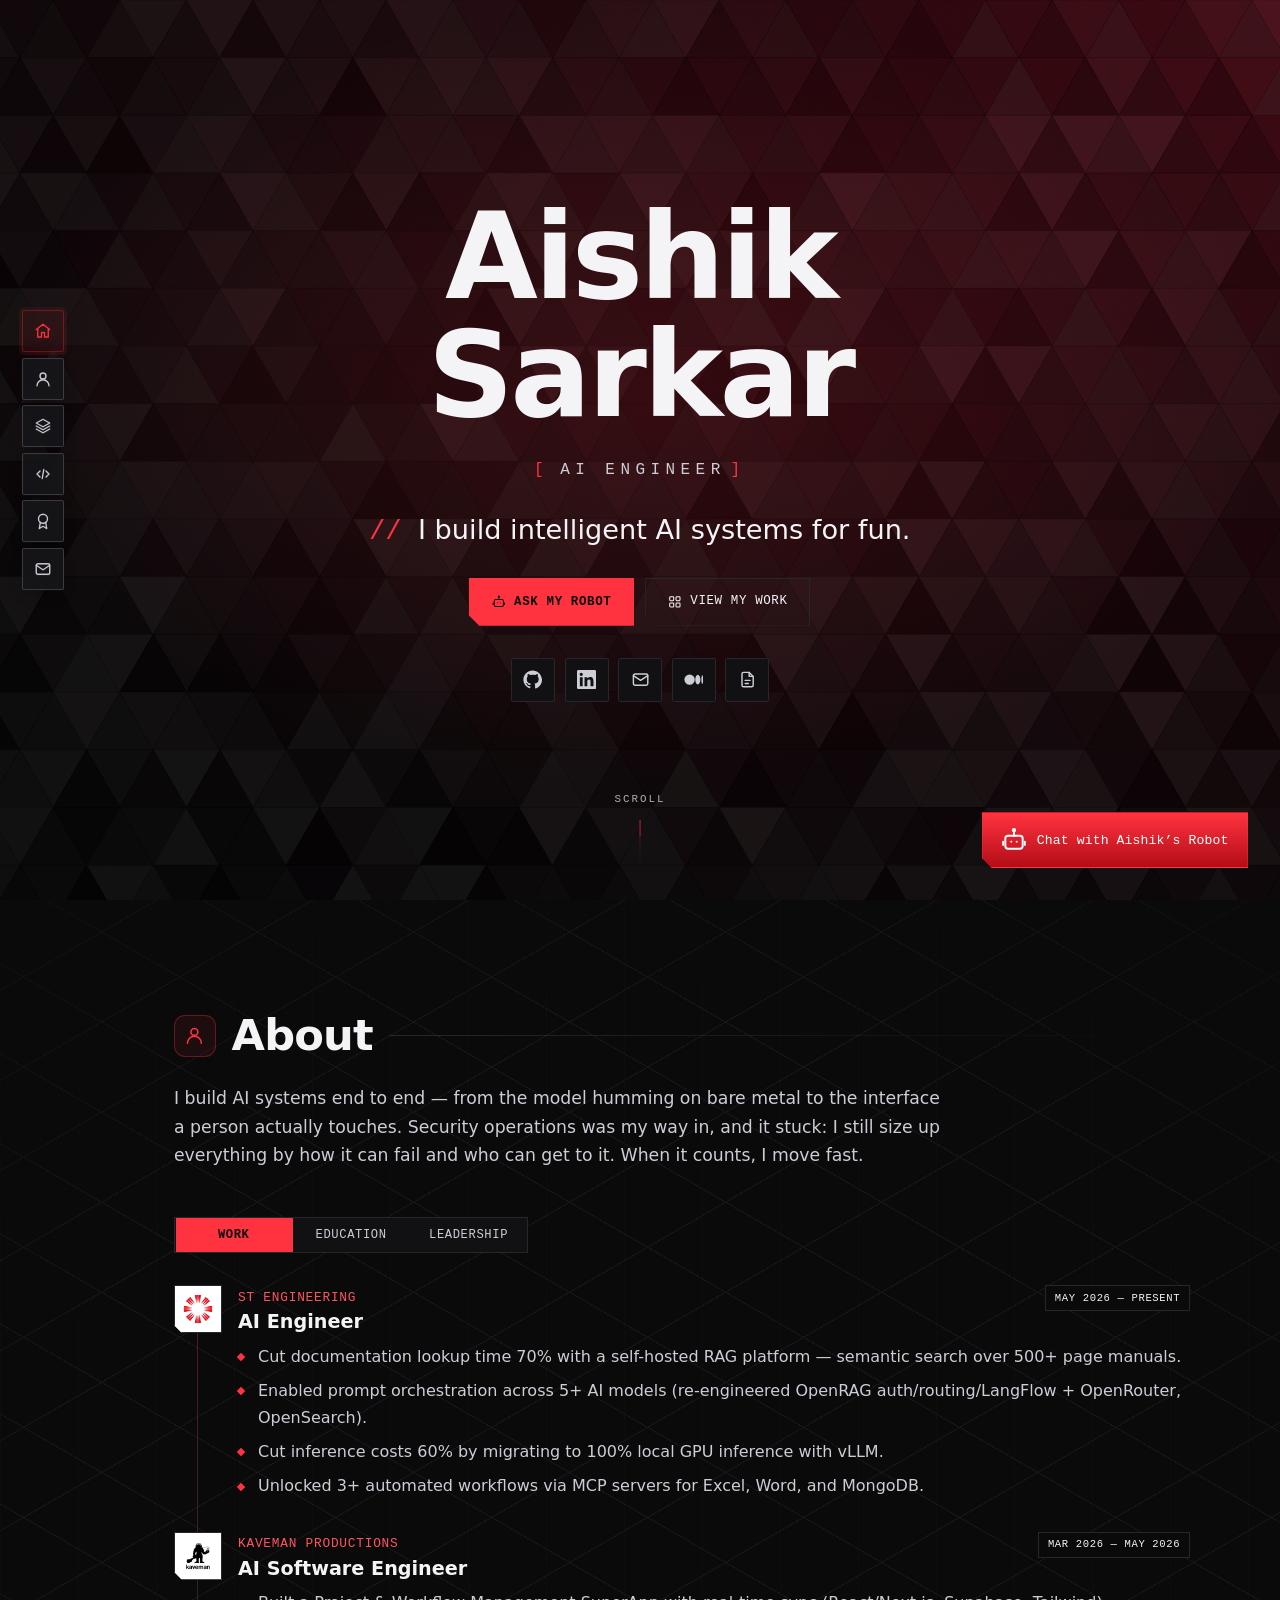
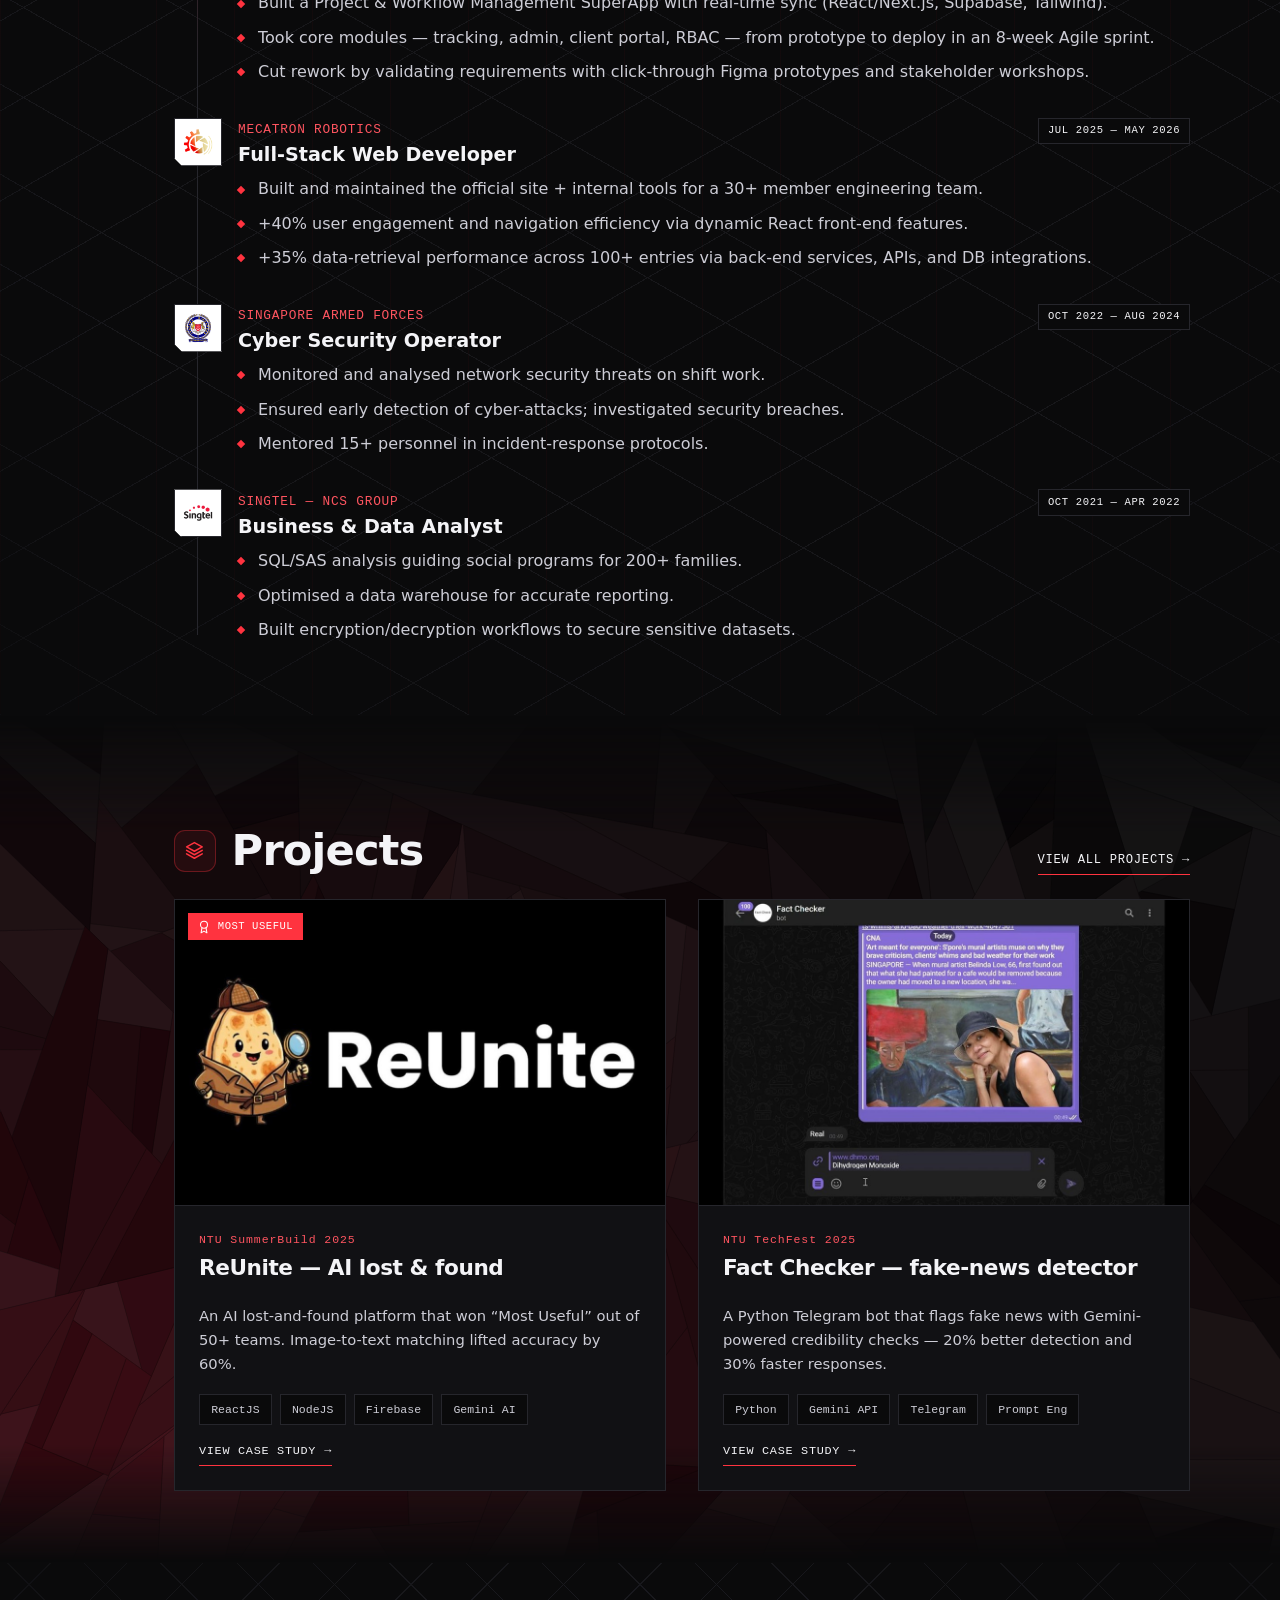
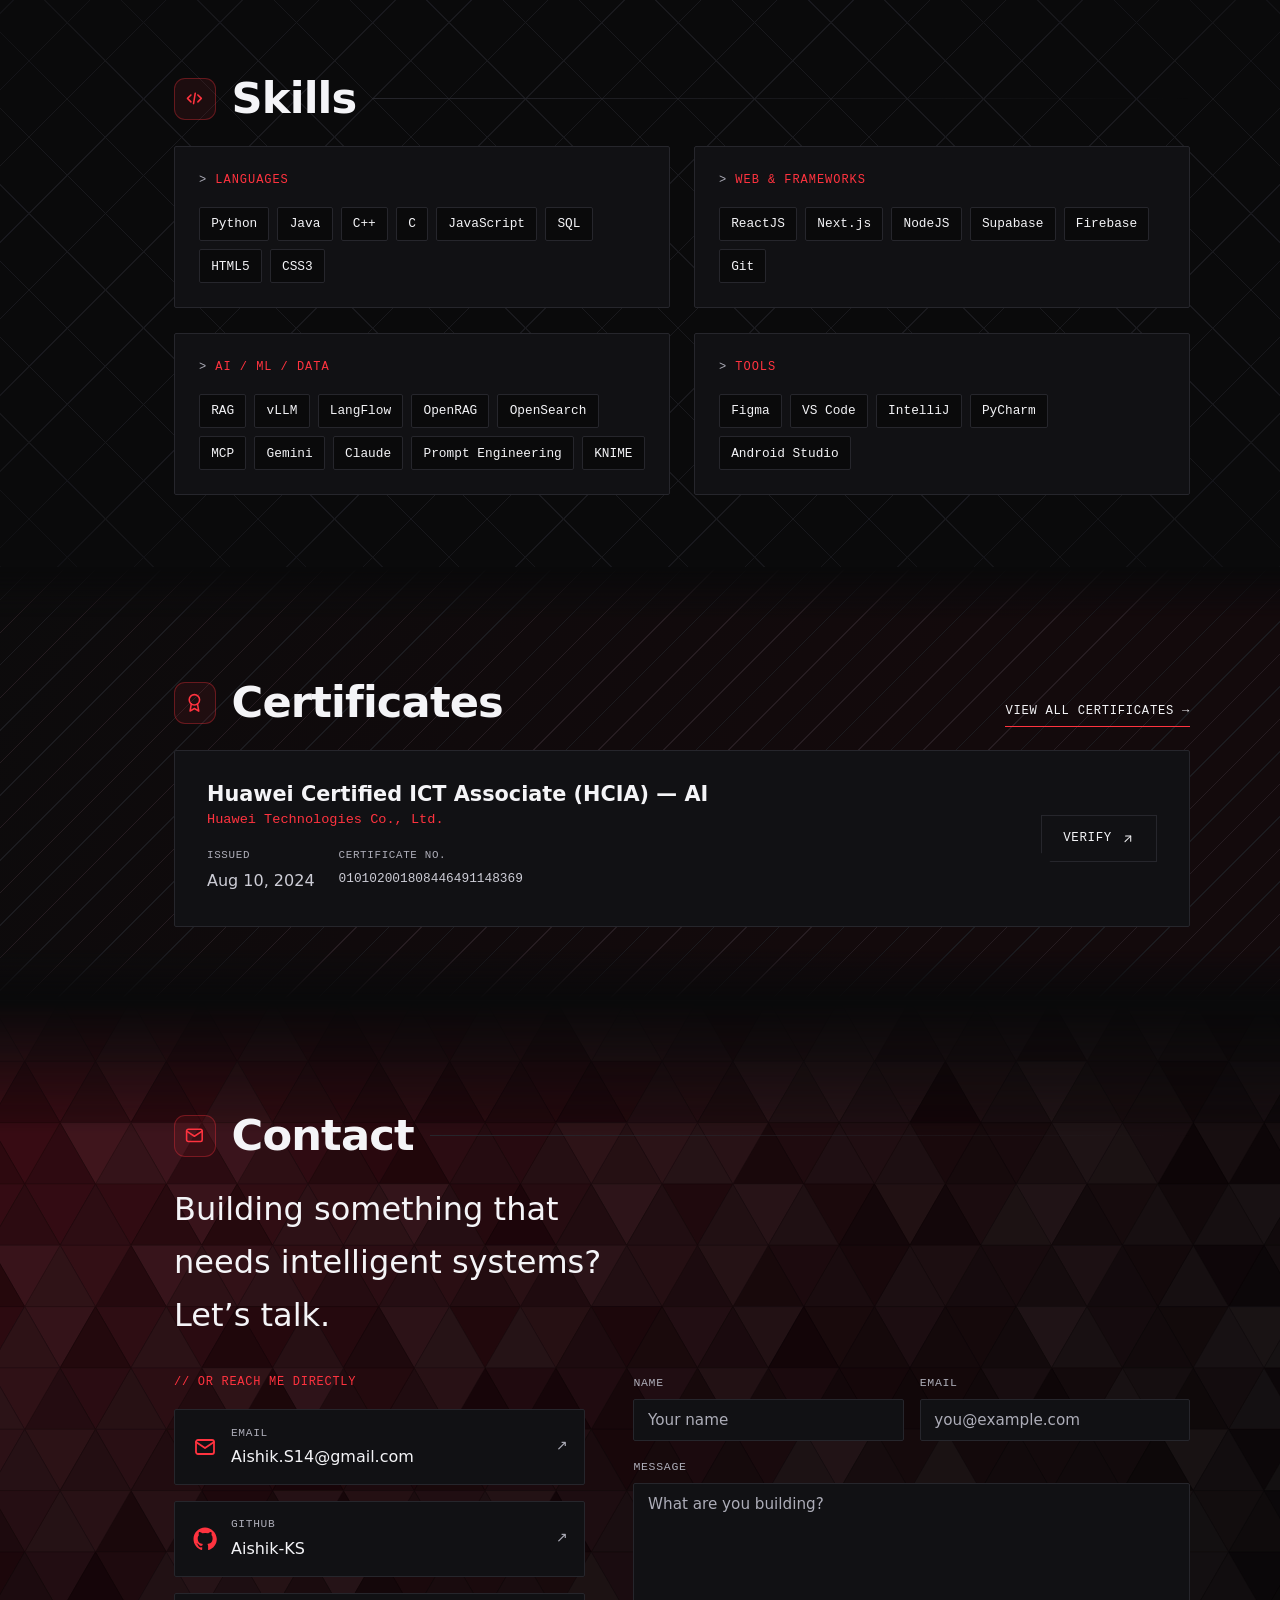
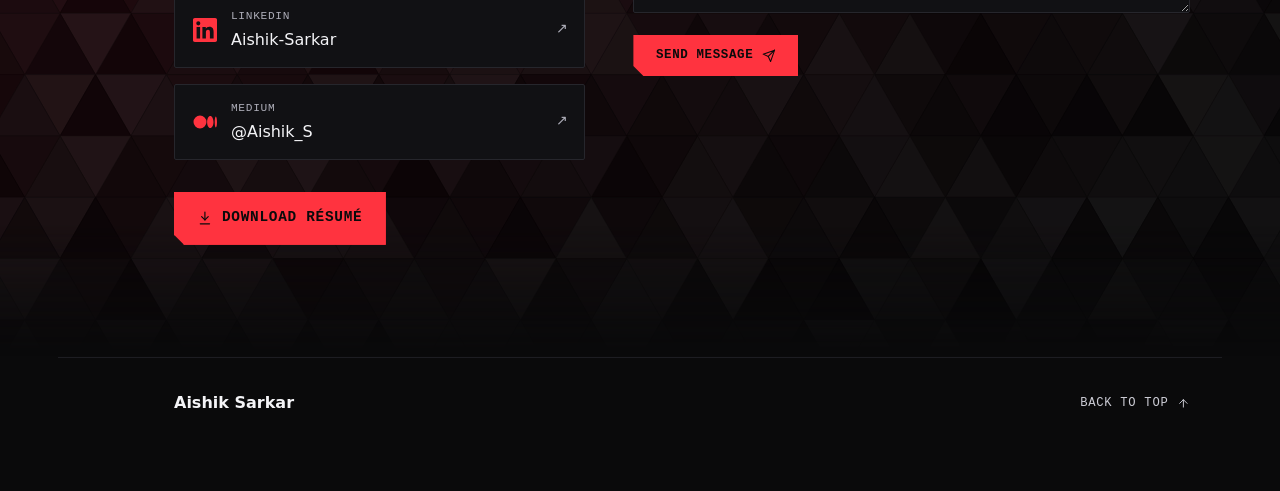
<file: index.html>
<!DOCTYPE html>
<html lang="en">
<head>
  <meta charset="UTF-8" />
  <meta name="viewport" content="width=device-width, initial-scale=1.0" />

  <!-- ===== Content-Security-Policy (defense-in-depth) =====
       GitHub Pages can't send real HTTP headers, so this <meta> is the baseline available.
       Note the meta delivery method silently ignores frame-ancestors/report-uri/sandbox —
       those need a real header and aren't set anywhere for this static-hosted site.
       script-src has no 'unsafe-inline': the only scripts are same-origin js/main.js +
       js/chatbot.js (inline onload/onerror handlers were moved into main.js for this reason).
       style-src keeps 'unsafe-inline' for the handful of static inline style="" attributes
       (all in this file, no user input) — much lower risk than inline script. -->
  <meta http-equiv="Content-Security-Policy" content="default-src 'self'; script-src 'self'; style-src 'self' 'unsafe-inline' https://fonts.googleapis.com; font-src 'self' https://fonts.gstatic.com; img-src 'self' data:; connect-src 'self' https://aishik-bot.ask14112001.workers.dev https://formspree.io; frame-src https://www.youtube-nocookie.com; form-action 'self' https://formspree.io; base-uri 'self'; object-src 'none'" />

  <!-- ===== SEO / meta ===== -->
  <!-- Full legal name appears here once for SEO; display name is "Aishik Sarkar" everywhere on the page. -->
  <title>Aishik Kumar Sarkar — AI Software Engineer</title>
  <meta name="author" content="Aishik Kumar Sarkar" />
  <meta name="description" content="Aishik Sarkar — AI Software Engineer and CS (Hons) undergrad at NTU. I build self-hosted LLM systems and full-stack products." />
  <meta name="keywords" content="Aishik Sarkar, Aishik Kumar Sarkar, AI Software Engineer, LLM, RAG, NTU, portfolio" />
  <meta name="theme-color" content="#0a0a0b" />

  <!-- Open Graph / social preview (relative paths kept minimal; no external image dependency) -->
  <meta property="og:type" content="website" />
  <meta property="og:title" content="Aishik Sarkar — AI Software Engineer" />
  <meta property="og:description" content="I build intelligent AI systems for fun. Self-hosted LLM systems, RAG, and full-stack products." />
  <meta name="twitter:card" content="summary" />

  <!-- ===== Favicon: inline SVG data URI (no extra asset, crisp at any size) ===== -->
  <link rel="icon" href="data:image/svg+xml,%3Csvg%20xmlns='http://www.w3.org/2000/svg'%20viewBox='0%200%2032%2032'%3E%3Crect%20width='32'%20height='32'%20rx='7'%20fill='%230a0a0b'/%3E%3Ctext%20x='16'%20y='23'%20font-family='monospace'%20font-size='19'%20font-weight='700'%20text-anchor='middle'%20fill='%23ff333f'%3EA%3C/text%3E%3C/svg%3E" />

  <!-- ===== Fonts: Space Grotesk (display), IBM Plex Sans (body), JetBrains Mono (utility) ===== -->
  <link rel="preconnect" href="https://fonts.googleapis.com" />
  <link rel="preconnect" href="https://fonts.gstatic.com" crossorigin />
  <link rel="stylesheet"
    href="https://fonts.googleapis.com/css2?family=IBM+Plex+Sans:wght@400;500;600&family=JetBrains+Mono:wght@400;500;700&family=Space+Grotesk:wght@500;600;700&display=swap" />

  <!-- ===== Styles ===== -->
  <link rel="stylesheet" href="css/styles.css?v=17" />
</head>

<body>
  <!-- Accessibility: skip straight to content for keyboard/screen-reader users -->
  <a class="skip-link" href="#hero">Skip to content</a>

  <!-- Ambient background: layered red glow + faint grid + grain. Purely decorative. -->
  <div class="bg-ambient" aria-hidden="true">
    <!-- Isometric triangular mesh (see .bg-grid) — the main geometric texture. -->
    <div class="bg-grid"></div>
    <!-- Geometric accents: slow-rotating outlined shapes for a technical, engineered feel. -->
    <div class="bg-shape bg-shape--ring"></div>
    <div class="bg-shape bg-shape--diamond"></div>
    <div class="bg-shape bg-shape--hex"></div>
    <div class="bg-shape bg-shape--tri"></div>
    <div class="bg-shape bg-shape--plus bg-shape--plus-a"></div>
    <div class="bg-shape bg-shape--plus bg-shape--plus-b"></div>
    <div class="bg-grain"></div>
  </div>

  <!-- ============================================================= -->
  <!-- FLOATING SIDE NAVIGATION (desktop rail, expands on hover)      -->
  <!-- ============================================================= -->
  <nav class="sidenav" aria-label="Section navigation">
    <ul class="sidenav__list">
      <li>
        <a class="sidenav__link is-active" href="#hero" aria-label="Home">
          <span class="sidenav__icon" aria-hidden="true"><svg viewBox="0 0 24 24" fill="none" stroke="currentColor" stroke-width="1.8" stroke-linecap="round" stroke-linejoin="round"><path d="m3 10 9-7 9 7"/><path d="M5 9v11h5v-6h4v6h5V9"/></svg></span>
          <span class="sidenav__label">Home</span>
        </a>
      </li>
      <li>
        <a class="sidenav__link" href="#experience" aria-label="About">
          <span class="sidenav__icon" aria-hidden="true"><svg viewBox="0 0 24 24" fill="none" stroke="currentColor" stroke-width="1.8" stroke-linecap="round" stroke-linejoin="round"><path d="M20 21a8 8 0 1 0-16 0"/><circle cx="12" cy="8" r="4"/></svg></span>
          <span class="sidenav__label">About</span>
        </a>
      </li>
      <li>
        <a class="sidenav__link" href="#projects" aria-label="Projects">
          <span class="sidenav__icon" aria-hidden="true"><svg viewBox="0 0 24 24" fill="none" stroke="currentColor" stroke-width="1.8" stroke-linecap="round" stroke-linejoin="round"><path d="m12 3 9 5-9 5-9-5 9-5Z"/><path d="m3 12 9 5 9-5"/><path d="m3 16 9 5 9-5"/></svg></span>
          <span class="sidenav__label">Projects</span>
        </a>
      </li>
      <li>
        <a class="sidenav__link" href="#skills" aria-label="Skills">
          <span class="sidenav__icon" aria-hidden="true"><svg viewBox="0 0 24 24" fill="none" stroke="currentColor" stroke-width="1.8" stroke-linecap="round" stroke-linejoin="round"><path d="m8 8-4 4 4 4"/><path d="m16 8 4 4-4 4"/><path d="m13 6-2 12"/></svg></span>
          <span class="sidenav__label">Skills</span>
        </a>
      </li>
      <li>
        <a class="sidenav__link" href="#certificates" aria-label="Certificates">
          <span class="sidenav__icon" aria-hidden="true"><svg viewBox="0 0 24 24" fill="none" stroke="currentColor" stroke-width="1.8" stroke-linecap="round" stroke-linejoin="round"><circle cx="12" cy="9" r="6"/><path d="M8.5 13.5 7 22l5-3 5 3-1.5-8.5"/></svg></span>
          <span class="sidenav__label">Certificates</span>
        </a>
      </li>
      <li>
        <a class="sidenav__link" href="#contact" aria-label="Contact">
          <span class="sidenav__icon" aria-hidden="true"><svg viewBox="0 0 24 24" fill="none" stroke="currentColor" stroke-width="1.8" stroke-linecap="round" stroke-linejoin="round"><rect x="3" y="5" width="18" height="14" rx="2"/><path d="m3 7 9 6 9-6"/></svg></span>
          <span class="sidenav__label">Contact</span>
        </a>
      </li>
    </ul>
  </nav>

  <!-- Mobile: floating button that opens the drawer -->
  <button class="nav-toggle" aria-label="Open navigation menu" aria-expanded="false" aria-controls="mobile-drawer">
    <span class="nav-toggle__bar"></span>
    <span class="nav-toggle__bar"></span>
    <span class="nav-toggle__bar"></span>
  </button>

  <!-- Mobile: drawer overlay (populated with the same links) -->
  <div class="mobile-drawer" id="mobile-drawer" role="dialog" aria-modal="true" aria-label="Navigation menu" hidden>
    <nav class="mobile-drawer__nav" aria-label="Section navigation (mobile)">
      <a class="mobile-drawer__link" href="#hero"><span class="mobile-drawer__idx">01</span> Home</a>
      <a class="mobile-drawer__link" href="#experience"><span class="mobile-drawer__idx">02</span> About</a>
      <a class="mobile-drawer__link" href="#projects"><span class="mobile-drawer__idx">03</span> Projects</a>
      <a class="mobile-drawer__link" href="#skills"><span class="mobile-drawer__idx">04</span> Skills</a>
      <a class="mobile-drawer__link" href="#certificates"><span class="mobile-drawer__idx">05</span> Certificates</a>
      <a class="mobile-drawer__link" href="#contact"><span class="mobile-drawer__idx">06</span> Contact</a>
    </nav>
  </div>

  <main>
    <!-- ============================================================= -->
    <!-- 01 · HERO                                                      -->
    <!-- ============================================================= -->
    <section id="hero" class="hero" aria-labelledby="hero-name">
      <div class="hero__inner">
        <h1 id="hero-name" class="hero__name reveal">
          <span class="hero__name-box">
            <!-- Ghost reserves the final width so the streamed text types into a stable,
                 centered slot instead of re-centering on every character. -->
            <span class="hero__name-ghost" aria-hidden="true">Aishik Sarkar</span>
            <span class="hero__name-fill">
              <span class="hero__name-stream" data-stream data-stream-text="Aishik Sarkar">Aishik Sarkar</span>
            </span>
          </span>
        </h1>

        <p class="hero__role reveal">AI Engineer</p>

        <p class="hero__tagline reveal">I build intelligent AI systems for fun.</p>

        <div class="hero__cta reveal">
          <!-- Primary CTA opens the on-page assistant — a builder's twist on "contact me". -->
          <button type="button" class="btn btn--primary" data-chat-open>
            <svg class="icon" aria-hidden="true" viewBox="0 0 24 24" fill="none" stroke="currentColor" stroke-width="1.8" stroke-linecap="round" stroke-linejoin="round"><rect x="4" y="8" width="16" height="12" rx="2.5"/><path d="M12 8V4.5"/><circle cx="12" cy="3" r="1.1"/><path d="M9.5 13.5h.01M14.5 13.5h.01"/><path d="M2 13.5v3M22 13.5v3"/></svg>
            Ask my Robot
          </button>
          <a class="btn btn--ghost" href="#projects">
            <svg class="icon" aria-hidden="true" viewBox="0 0 24 24" fill="none" stroke="currentColor" stroke-width="1.8" stroke-linecap="round" stroke-linejoin="round"><rect x="3" y="3" width="7" height="7" rx="1.5"/><rect x="14" y="3" width="7" height="7" rx="1.5"/><rect x="3" y="14" width="7" height="7" rx="1.5"/><rect x="14" y="14" width="7" height="7" rx="1.5"/></svg>
            View my work
          </a>
        </div>

        <ul class="hero__socials reveal" aria-label="Elsewhere">
          <li>
            <a class="icon-link" href="https://github.com/Aishik-KS" target="_blank" rel="noopener noreferrer" aria-label="GitHub">
              <svg class="icon" aria-hidden="true" viewBox="0 0 24 24" fill="currentColor"><path d="M12 .5C5.7.5.5 5.7.5 12c0 5.1 3.3 9.4 7.9 10.9.6.1.8-.3.8-.6v-2c-3.2.7-3.9-1.5-3.9-1.5-.5-1.3-1.3-1.7-1.3-1.7-1.1-.7.1-.7.1-.7 1.2.1 1.8 1.2 1.8 1.2 1 1.8 2.7 1.3 3.4 1 .1-.8.4-1.3.7-1.6-2.6-.3-5.3-1.3-5.3-5.7 0-1.3.5-2.3 1.2-3.1-.1-.3-.5-1.5.1-3.1 0 0 1-.3 3.3 1.2a11.5 11.5 0 0 1 6 0C17.3 4.7 18.3 5 18.3 5c.6 1.6.2 2.8.1 3.1.8.8 1.2 1.8 1.2 3.1 0 4.4-2.7 5.4-5.3 5.7.4.4.8 1.1.8 2.2v3.3c0 .3.2.7.8.6 4.6-1.5 7.9-5.8 7.9-10.9C23.5 5.7 18.3.5 12 .5Z"/></svg>
            </a>
          </li>
          <li>
            <a class="icon-link" href="https://www.linkedin.com/in/Aishik-Sarkar" target="_blank" rel="noopener noreferrer" aria-label="LinkedIn">
              <svg class="icon" aria-hidden="true" viewBox="0 0 24 24" fill="currentColor"><path d="M20.4 20.4h-3.5v-5.6c0-1.3 0-3-1.9-3s-2.1 1.4-2.1 2.9v5.7H9.4V9h3.4v1.6h.1c.5-.9 1.6-1.9 3.4-1.9 3.6 0 4.3 2.4 4.3 5.5v6.2zM5.3 7.4a2 2 0 1 1 0-4.1 2 2 0 0 1 0 4.1zM7.1 20.4H3.6V9h3.5v11.4zM22.2 0H1.8C.8 0 0 .8 0 1.7v20.5c0 1 .8 1.7 1.8 1.7h20.4c1 0 1.8-.8 1.8-1.7V1.7c0-.9-.8-1.7-1.8-1.7z"/></svg>
            </a>
          </li>
          <li>
            <a class="icon-link" href="#" data-email-link aria-label="Email">
              <svg class="icon" aria-hidden="true" viewBox="0 0 24 24" fill="none" stroke="currentColor" stroke-width="1.8" stroke-linecap="round" stroke-linejoin="round"><rect x="3" y="5" width="18" height="14" rx="2"/><path d="m3 7 9 6 9-6"/></svg>
            </a>
          </li>
          <li>
            <a class="icon-link" href="https://medium.com/@Aishik_S" target="_blank" rel="noopener noreferrer" aria-label="Medium">
              <svg class="icon" aria-hidden="true" viewBox="0 0 24 24" fill="currentColor"><path d="M13.5 12a6.5 6.5 0 1 1-13 0 6.5 6.5 0 0 1 13 0ZM20.5 12c0 3.4-1.5 6.1-3.2 6.1-1.8 0-3.2-2.7-3.2-6.1 0-3.4 1.4-6.1 3.2-6.1 1.7 0 3.2 2.7 3.2 6.1ZM24 12c0 3-.5 5.5-1.2 5.5-.6 0-1.1-2.5-1.1-5.5s.5-5.5 1.1-5.5c.7 0 1.2 2.5 1.2 5.5Z"/></svg>
            </a>
          </li>
          <li>
            <a class="icon-link" href="assets/resume.pdf" target="_blank" rel="noopener noreferrer" aria-label="Résumé (PDF)">
              <svg class="icon" aria-hidden="true" viewBox="0 0 24 24" fill="none" stroke="currentColor" stroke-width="1.8" stroke-linecap="round" stroke-linejoin="round"><path d="M14 3H7a2 2 0 0 0-2 2v14a2 2 0 0 0 2 2h10a2 2 0 0 0 2-2V8z"/><path d="M14 3v5h5"/><path d="M9 13h6M9 17h4"/></svg>
            </a>
          </li>
        </ul>
      </div>

      <a class="hero__scroll" href="#experience" aria-label="Scroll to About section">
        <span class="hero__scroll-text">scroll</span>
        <span class="hero__scroll-line" aria-hidden="true"></span>
      </a>
    </section>

    <!-- ============================================================= -->
    <!-- 01 · EXPERIENCE — combined tabs: Experience / Education /       -->
    <!--      Leadership. (About prose folded into the intro below.)     -->
    <!-- ============================================================= -->
    <section id="experience" class="section sec-mesh">
      <header class="section__head reveal">
        <span class="section__idx" aria-hidden="true"><svg viewBox="0 0 24 24" fill="none" stroke="currentColor" stroke-width="1.8" stroke-linecap="round" stroke-linejoin="round"><path d="M20 21a8 8 0 1 0-16 0"/><circle cx="12" cy="8" r="4"/></svg></span>
        <h2 class="section__title">About</h2>
        <span class="section__rule" aria-hidden="true"></span>
      </header>

      <p class="section__intro reveal">
        I build AI systems end to end &mdash; from the model humming on bare metal to the interface
        a person actually touches. Security operations was my way in, and it stuck: I still size up
        everything by how it can fail and who can get to it. When it counts, I move fast.
      </p>

      <!-- `style="grid-template-columns:1fr"` collapses the About layout to full width
           while the aside (portrait + résumé) is hidden. Remove it to restore the two-column
           layout when the aside below is reactivated. -->
      <div class="exp-grid" style="grid-template-columns:1fr">
        <div class="exp-main">
          <!-- Segmented toggle with a sliding indicator (JS moves .seg__ind). -->
          <div class="seg reveal" id="expSeg" role="tablist" aria-label="Work, education, or leadership">
            <button class="seg__btn is-active" role="tab" id="tab-work" aria-selected="true" aria-controls="panel-work" type="button">Work</button>
            <button class="seg__btn" role="tab" id="tab-edu" aria-selected="false" aria-controls="panel-edu" type="button" tabindex="-1">Education</button>
            <button class="seg__btn" role="tab" id="tab-lead" aria-selected="false" aria-controls="panel-lead" type="button" tabindex="-1">Leadership</button>
            <span class="seg__ind" aria-hidden="true"></span>
          </div>

          <!-- Work — timeline entries keep the current style, now with org logo tiles. -->
          <div class="tl-panel reveal" role="tabpanel" id="panel-work" aria-labelledby="tab-work" tabindex="0">
            <ol class="timeline">
              <li class="timeline__item">
                <span class="timeline__logo" aria-hidden="true"><img src="assets/img/logos/st.png" alt="">ST</span>
                <div class="timeline__body">
                  <div class="timeline__head"><span class="timeline__org">ST Engineering</span><span class="timeline__date">May 2026 — Present</span></div>
                  <h3 class="timeline__role">AI Engineer</h3>
                  <ul class="timeline__points">
                    <li>Cut documentation lookup time 70% with a self-hosted RAG platform — semantic search over 500+ page manuals.</li>
                    <li>Enabled prompt orchestration across 5+ AI models (re-engineered OpenRAG auth/routing/LangFlow + OpenRouter, OpenSearch).</li>
                    <li>Cut inference costs 60% by migrating to 100% local GPU inference with vLLM.</li>
                    <li>Unlocked 3+ automated workflows via MCP servers for Excel, Word, and MongoDB.</li>
                  </ul>
                </div>
              </li>
              <li class="timeline__item">
                <span class="timeline__logo" aria-hidden="true"><img src="assets/img/logos/kaveman.png" alt="">KP</span>
                <div class="timeline__body">
                  <div class="timeline__head"><span class="timeline__org">Kaveman Productions</span><span class="timeline__date">Mar 2026 — May 2026</span></div>
                  <h3 class="timeline__role">AI Software Engineer</h3>
                  <ul class="timeline__points">
                    <li>Built a Project &amp; Workflow Management SuperApp with real-time sync (React/Next.js, Supabase, Tailwind).</li>
                    <li>Took core modules — tracking, admin, client portal, RBAC — from prototype to deploy in an 8-week Agile sprint.</li>
                    <li>Cut rework by validating requirements with click-through Figma prototypes and stakeholder workshops.</li>
                  </ul>
                </div>
              </li>
              <li class="timeline__item">
                <span class="timeline__logo" aria-hidden="true"><img src="assets/img/logos/mecatron.png" alt="">MR</span>
                <div class="timeline__body">
                  <div class="timeline__head"><span class="timeline__org">Mecatron Robotics</span><span class="timeline__date">Jul 2025 — May 2026</span></div>
                  <h3 class="timeline__role">Full-Stack Web Developer</h3>
                  <ul class="timeline__points">
                    <li>Built and maintained the official site + internal tools for a 30+ member engineering team.</li>
                    <li>+40% user engagement and navigation efficiency via dynamic React front-end features.</li>
                    <li>+35% data-retrieval performance across 100+ entries via back-end services, APIs, and DB integrations.</li>
                  </ul>
                </div>
              </li>
              <li class="timeline__item">
                <span class="timeline__logo" aria-hidden="true"><img src="assets/img/logos/saf.png" alt="">SAF</span>
                <div class="timeline__body">
                  <div class="timeline__head"><span class="timeline__org">Singapore Armed Forces</span><span class="timeline__date">Oct 2022 — Aug 2024</span></div>
                  <h3 class="timeline__role">Cyber Security Operator</h3>
                  <ul class="timeline__points">
                    <li>Monitored and analysed network security threats on shift work.</li>
                    <li>Ensured early detection of cyber-attacks; investigated security breaches.</li>
                    <li>Mentored 15+ personnel in incident-response protocols.</li>
                  </ul>
                </div>
              </li>
              <li class="timeline__item">
                <span class="timeline__logo" aria-hidden="true"><img src="assets/img/logos/singtel.png" alt="">NCS</span>
                <div class="timeline__body">
                  <div class="timeline__head"><span class="timeline__org">Singtel — NCS Group</span><span class="timeline__date">Oct 2021 — Apr 2022</span></div>
                  <h3 class="timeline__role">Business &amp; Data Analyst</h3>
                  <ul class="timeline__points">
                    <li>SQL/SAS analysis guiding social programs for 200+ families.</li>
                    <li>Optimised a data warehouse for accurate reporting.</li>
                    <li>Built encryption/decryption workflows to secure sensitive datasets.</li>
                  </ul>
                </div>
              </li>
            </ol>
          </div>

          <!-- Education -->
          <div class="tl-panel reveal" role="tabpanel" id="panel-edu" aria-labelledby="tab-edu" tabindex="0" hidden>
            <ol class="timeline">
              <li class="timeline__item">
                <span class="timeline__logo" aria-hidden="true"><img src="assets/img/logos/ntu.png" alt="">NTU</span>
                <div class="timeline__body">
                  <div class="timeline__head"><span class="timeline__org">Nanyang Technological University</span><span class="timeline__date">Aug 2024 — Jun 2028</span></div>
                  <h3 class="timeline__role">BComp (Hons), Computer Science</h3>
                  <ul class="timeline__points">
                    <li>Double specialisation in AI &amp; Data Science.</li>
                    <li>Work-Study Degree Programme with ST Engineering.</li>
                    <li>Coursework: data structures &amp; algorithms, AI, software engineering, OS.</li>
                  </ul>
                </div>
              </li>
              <li class="timeline__item">
                <span class="timeline__logo" aria-hidden="true"><img src="assets/img/logos/sp.png" alt="">SP</span>
                <div class="timeline__body">
                  <div class="timeline__head"><span class="timeline__org">Singapore Polytechnic</span><span class="timeline__date">Aug 2019 — Apr 2022</span></div>
                  <h3 class="timeline__role">Diploma, Computer Engineering</h3>
                  <ul class="timeline__points">
                    <li>Singtel Engineering Scholar · Director&rsquo;s Honour Roll 2019.</li>
                    <li>CCA Gold with Honours · Certificate of Achievement 2020.</li>
                    <li>Focus: machine learning, IoT, and embedded systems.</li>
                  </ul>
                </div>
              </li>
            </ol>
          </div>

          <!-- Leadership -->
          <div class="tl-panel reveal" role="tabpanel" id="panel-lead" aria-labelledby="tab-lead" tabindex="0" hidden>
            <ol class="timeline">
              <li class="timeline__item">
                <span class="timeline__logo" aria-hidden="true"><img src="assets/img/logos/dlw.png?v=3" alt="">DLW</span>
                <div class="timeline__body">
                  <div class="timeline__head"><span class="timeline__org">NTU Deep Learning Week 2027</span><span class="timeline__date">May 2026 — Present</span></div>
                  <h3 class="timeline__role">Deputy President</h3>
                  <ul class="timeline__points">
                    <li>Lead one of ASEAN&rsquo;s largest student-run AI hackathons — 1000+ participants.</li>
                    <li>Oversee 50+ organizers across 5 executive divisions.</li>
                    <li>Drive partnerships with industry sponsors, universities, and AI professionals.</li>
                  </ul>
                </div>
              </li>
              <li class="timeline__item">
                <span class="timeline__logo" aria-hidden="true"><img src="assets/img/logos/dlw.png?v=3" alt="">DLW</span>
                <div class="timeline__body">
                  <div class="timeline__head"><span class="timeline__org">NTU Deep Learning Week 2026</span><span class="timeline__date">Aug 2025 — May 2026</span></div>
                  <h3 class="timeline__role">Academics Division</h3>
                  <ul class="timeline__points">
                    <li>Built the academic framework for a 7-day AI hackathon with 1000+ participants.</li>
                    <li>Defined the technical scope and evaluation workflow for each track.</li>
                    <li>Built an automated scoring system that cut manual evaluation time.</li>
                  </ul>
                </div>
              </li>
              <li class="timeline__item">
                <span class="timeline__logo" aria-hidden="true"><img src="assets/img/logos/mlda.png" alt="">MLDA</span>
                <div class="timeline__body">
                  <div class="timeline__head"><span class="timeline__org">NTU Machine Learning &amp; Data Analytics</span><span class="timeline__date">Aug 2025 — May 2026</span></div>
                  <h3 class="timeline__role">Community Projects</h3>
                  <ul class="timeline__points">
                    <li>Organised 3 technical events for 80+ attendees.</li>
                    <li>Ran mini-hackathons for 50+ active members.</li>
                    <li>Coordinated logistics and external collaboration for 3+ workshops.</li>
                  </ul>
                </div>
              </li>
              <li class="timeline__item">
                <span class="timeline__logo" aria-hidden="true"><img src="assets/img/logos/infocomm.png" alt="">IC</span>
                <div class="timeline__body">
                  <div class="timeline__head"><span class="timeline__org">SP Infocomm Club</span><span class="timeline__date">Apr 2020 — Sep 2021</span></div>
                  <h3 class="timeline__role">Head of Events</h3>
                  <ul class="timeline__points">
                    <li>Led a 10-member team to organise 7 tech events for 300+ students.</li>
                    <li>Partnered with SmartCademy to run hands-on programming workshops.</li>
                    <li>Coordinated logistics and sponsorships — +200% event turnout.</li>
                  </ul>
                </div>
              </li>
            </ol>
          </div>
        </div><!-- /.exp-main -->

        <!-- ==============================================================
             ABOUT ASIDE (portrait + résumé button) — TEMPORARILY HIDDEN.
             Portrait is out until a real photoshoot; the résumé button is
             hidden to match (résumé is still linked from the hero + Contact).
             TO REACTIVATE: un-comment the <aside> below, AND remove the inline
             `style="grid-template-columns:1fr"` on .exp-grid above. Drop a real
             photo at assets/img/profile.svg (or .jpg, updating the src).

        <aside class="exp-aside reveal">
          <div class="about-portrait bracket">
            <img src="assets/img/profile.svg" alt="Portrait of Aishik Sarkar" />
          </div>
          <a class="btn btn--primary" href="assets/resume.pdf" target="_blank" rel="noopener noreferrer">
            Download résumé
            <svg class="icon" aria-hidden="true" viewBox="0 0 24 24" fill="none" stroke="currentColor" stroke-width="1.8" stroke-linecap="round" stroke-linejoin="round"><path d="M12 3v12"/><path d="m7 10 5 5 5-5"/><path d="M5 21h14"/></svg>
          </a>
        </aside>
             ============================================================== -->
      </div>
    </section>

    <!-- ============================================================= -->
    <!-- 02 · PROJECTS — compact cards linking to case-study pages      -->
    <!-- ============================================================= -->
    <section id="projects" class="section sec-shards">
      <div class="section-head reveal">
        <div class="section-head__lead">
          <span class="section__idx" aria-hidden="true"><svg viewBox="0 0 24 24" fill="none" stroke="currentColor" stroke-width="1.8" stroke-linecap="round" stroke-linejoin="round"><path d="m12 3 9 5-9 5-9-5 9-5Z"/><path d="m3 12 9 5 9-5"/><path d="m3 16 9 5 9-5"/></svg></span>
          <h2 class="section__title">Projects</h2>
        </div>
      </div>

      <!-- Sibling of .section-head/.project-grid (not nested) so it can sit
           inline with the title on desktop but reposition below the cards on
           mobile via #projects grid areas — no duplicated markup needed. -->
      <a class="view-all" href="projects/index.html">View all projects <span aria-hidden="true">→</span></a>

      <div class="project-grid">
        <!-- ReUnite -->
        <article class="pcard reveal">
          <a class="pcard__media" href="projects/reunite.html" aria-label="Open ReUnite case study">
            <img src="assets/img/poster-reunite.jpg" alt="Preview of the ReUnite AI lost-and-found platform" loading="lazy" />
            <span class="pcard__award"><svg aria-hidden="true" viewBox="0 0 24 24" fill="none" stroke="currentColor" stroke-width="1.8" stroke-linecap="round" stroke-linejoin="round"><circle cx="12" cy="8" r="6"/><path d="M8.5 13.5 7 22l5-3 5 3-1.5-8.5"/></svg> Most Useful</span>
          </a>
          <div class="pcard__body">
            <span class="pcard__idx">NTU SummerBuild 2025</span>
            <h3 class="pcard__title">ReUnite — AI lost &amp; found</h3>
            <p class="pcard__desc">
              An AI lost-and-found platform that won &ldquo;Most Useful&rdquo; out of 50+ teams.
              Image-to-text matching lifted accuracy by 60%.
            </p>
            <ul class="tags">
              <li class="tag">ReactJS</li><li class="tag">NodeJS</li><li class="tag">Firebase</li><li class="tag">Gemini AI</li>
            </ul>
            <a class="pcard__link" href="projects/reunite.html">View case study <span aria-hidden="true">→</span></a>
          </div>
        </article>

        <!-- Fact Checker -->
        <article class="pcard reveal">
          <a class="pcard__media" href="projects/fact-checker.html" aria-label="Open Fact Checker case study">
            <img src="assets/img/poster-fact-checker.jpg" alt="Preview of the Fact Checker fake-news detector" loading="lazy" />
          </a>
          <div class="pcard__body">
            <span class="pcard__idx">NTU TechFest 2025</span>
            <h3 class="pcard__title">Fact Checker — fake-news detector</h3>
            <p class="pcard__desc">
              A Python Telegram bot that flags fake news with Gemini-powered credibility checks —
              20% better detection and 30% faster responses.
            </p>
            <ul class="tags">
              <li class="tag">Python</li><li class="tag">Gemini API</li><li class="tag">Telegram</li><li class="tag">Prompt Eng</li>
            </ul>
            <a class="pcard__link" href="projects/fact-checker.html">View case study <span aria-hidden="true">→</span></a>
          </div>
        </article>
      </div>
    </section>

    <!-- ============================================================= -->
    <!-- 03 · SKILLS                                                   -->
    <!-- ============================================================= -->
    <section id="skills" class="section sec-diamonds">
      <header class="section__head reveal">
        <span class="section__idx" aria-hidden="true"><svg viewBox="0 0 24 24" fill="none" stroke="currentColor" stroke-width="1.8" stroke-linecap="round" stroke-linejoin="round"><path d="m8 8-4 4 4 4"/><path d="m16 8 4 4-4 4"/><path d="m13 6-2 12"/></svg></span>
        <h2 class="section__title">Skills</h2>
        <span class="section__rule" aria-hidden="true"></span>
      </header>

      <div class="skills">
        <div class="skill-group reveal">
          <p class="skill-group__label">Languages</p>
          <ul class="skill-group__tags">
            <li>Python</li><li>Java</li><li>C++</li><li>C</li><li>JavaScript</li><li>SQL</li><li>HTML5</li><li>CSS3</li>
          </ul>
        </div>
        <div class="skill-group reveal">
          <p class="skill-group__label">Web &amp; Frameworks</p>
          <ul class="skill-group__tags">
            <li>ReactJS</li><li>Next.js</li><li>NodeJS</li><li>Supabase</li><li>Firebase</li><li>Git</li>
          </ul>
        </div>
        <div class="skill-group reveal">
          <p class="skill-group__label">AI / ML / Data</p>
          <ul class="skill-group__tags">
            <li>RAG</li><li>vLLM</li><li>LangFlow</li><li>OpenRAG</li><li>OpenSearch</li><li>MCP</li><li>Gemini</li><li>Claude</li><li>Prompt Engineering</li><li>KNIME</li>
          </ul>
        </div>
        <div class="skill-group reveal">
          <p class="skill-group__label">Tools</p>
          <ul class="skill-group__tags">
            <li>Figma</li><li>VS Code</li><li>IntelliJ</li><li>PyCharm</li><li>Android Studio</li>
          </ul>
        </div>
      </div>
    </section>

    <!-- ============================================================= -->
    <!-- 08 · CERTIFICATES                                             -->
    <!-- ============================================================= -->
    <section id="certificates" class="section sec-diagonal">
      <div class="section-head reveal">
        <div class="section-head__lead">
          <span class="section__idx" aria-hidden="true"><svg viewBox="0 0 24 24" fill="none" stroke="currentColor" stroke-width="1.8" stroke-linecap="round" stroke-linejoin="round"><circle cx="12" cy="9" r="6"/><path d="M8.5 13.5 7 22l5-3 5 3-1.5-8.5"/></svg></span>
          <h2 class="section__title">Certificates</h2>
        </div>
        <a class="view-all" href="certificates.html">View all certificates <span aria-hidden="true">→</span></a>
      </div>

      <article class="cert reveal">
        <div class="cert__main">
          <h3 class="cert__name">Huawei Certified ICT Associate (HCIA) — AI</h3>
          <p class="cert__org">Huawei Technologies Co., Ltd.</p>
          <dl class="cert__meta">
            <div><dt>Issued</dt><dd>Aug 10, 2024</dd></div>
            <div><dt>Certificate No.</dt><dd class="cert__num">010102001808446491148369</dd></div>
          </dl>
        </div>
        <a class="btn btn--ghost cert__verify" href="https://support.huawei.com/learning/verifycertificate" target="_blank" rel="noopener noreferrer">
          Verify
          <svg class="icon" aria-hidden="true" viewBox="0 0 24 24" fill="none" stroke="currentColor" stroke-width="1.8" stroke-linecap="round" stroke-linejoin="round"><path d="M7 17 17 7"/><path d="M8 7h9v9"/></svg>
        </a>
      </article>
    </section>

    <!-- ============================================================= -->
    <!-- 05 · CONTACT                                                  -->
    <!-- ============================================================= -->
    <section id="contact" class="section section--contact sec-mosaic sec-mosaic--flip">
      <header class="section__head reveal">
        <span class="section__idx" aria-hidden="true"><svg viewBox="0 0 24 24" fill="none" stroke="currentColor" stroke-width="1.8" stroke-linecap="round" stroke-linejoin="round"><rect x="3" y="5" width="18" height="14" rx="2"/><path d="m3 7 9 6 9-6"/></svg></span>
        <h2 class="section__title">Contact</h2>
        <span class="section__rule" aria-hidden="true"></span>
      </header>

      <div class="contact reveal">
        <p class="contact__lead">Building something that needs intelligent systems? Let&rsquo;s talk.</p>

        <div class="contact__cols">
          <!-- Delivers to Formspree via a custom fetch() handler (initContactForm in
               js/main.js) — plain POST + Accept:application/json, same mechanism as
               Formspree's own AJAX endpoint, no external script/CDN dependency (this
               site's CSP only trusts same-origin scripts). The action/method below are
               a progressive-enhancement fallback: if JS fails to load, the browser
               still natively POSTs here. If Formspree ever errors/times out, the form
               falls back to opening the visitor's own mail app with the message
               prefilled instead — a message is never just lost either way. -->
          <form class="cform" data-cform novalidate action="https://formspree.io/f/xljrbogp" method="POST">
            <div class="cform__row">
              <label class="cform__field">
                <span class="cform__label">Name</span>
                <input class="cform__input" type="text" name="name" autocomplete="name" placeholder="Your name" required />
              </label>
              <label class="cform__field">
                <span class="cform__label">Email</span>
                <input class="cform__input" type="email" name="email" autocomplete="email" placeholder="you@example.com" required />
              </label>
            </div>
            <label class="cform__field">
              <span class="cform__label">Message</span>
              <textarea class="cform__input cform__textarea" name="message" placeholder="What are you building?" required></textarea>
            </label>
            <button class="btn btn--primary cform__submit" type="submit">
              Send message
              <svg class="icon" aria-hidden="true" viewBox="0 0 24 24" fill="none" stroke="currentColor" stroke-width="1.8" stroke-linecap="round" stroke-linejoin="round"><path d="M22 2 11 13"/><path d="M22 2 15 22l-4-9-9-4 20-7Z"/></svg>
            </button>
            <p class="cform__note" data-cform-note role="status" aria-live="polite"></p>
          </form>

          <div class="contact__direct">
            <p class="contact__direct-label">// or reach me directly</p>
            <div class="contact__grid">
              <a class="contact__link" href="#" data-email-link>
            <svg class="icon" aria-hidden="true" viewBox="0 0 24 24" fill="none" stroke="currentColor" stroke-width="1.8" stroke-linecap="round" stroke-linejoin="round"><rect x="3" y="5" width="18" height="14" rx="2"/><path d="m3 7 9 6 9-6"/></svg>
            <span class="contact__link-key">Email</span>
            <span class="contact__link-val" data-email-text>Loading…</span>
          </a>
          <a class="contact__link" href="https://github.com/Aishik-KS" target="_blank" rel="noopener noreferrer">
            <svg class="icon" aria-hidden="true" viewBox="0 0 24 24" fill="currentColor"><path d="M12 .5C5.7.5.5 5.7.5 12c0 5.1 3.3 9.4 7.9 10.9.6.1.8-.3.8-.6v-2c-3.2.7-3.9-1.5-3.9-1.5-.5-1.3-1.3-1.7-1.3-1.7-1.1-.7.1-.7.1-.7 1.2.1 1.8 1.2 1.8 1.2 1 1.8 2.7 1.3 3.4 1 .1-.8.4-1.3.7-1.6-2.6-.3-5.3-1.3-5.3-5.7 0-1.3.5-2.3 1.2-3.1-.1-.3-.5-1.5.1-3.1 0 0 1-.3 3.3 1.2a11.5 11.5 0 0 1 6 0C17.3 4.7 18.3 5 18.3 5c.6 1.6.2 2.8.1 3.1.8.8 1.2 1.8 1.2 3.1 0 4.4-2.7 5.4-5.3 5.7.4.4.8 1.1.8 2.2v3.3c0 .3.2.7.8.6 4.6-1.5 7.9-5.8 7.9-10.9C23.5 5.7 18.3.5 12 .5Z"/></svg>
            <span class="contact__link-key">GitHub</span>
            <span class="contact__link-val">Aishik-KS</span>
          </a>
          <a class="contact__link" href="https://www.linkedin.com/in/Aishik-Sarkar" target="_blank" rel="noopener noreferrer">
            <svg class="icon" aria-hidden="true" viewBox="0 0 24 24" fill="currentColor"><path d="M20.4 20.4h-3.5v-5.6c0-1.3 0-3-1.9-3s-2.1 1.4-2.1 2.9v5.7H9.4V9h3.4v1.6h.1c.5-.9 1.6-1.9 3.4-1.9 3.6 0 4.3 2.4 4.3 5.5v6.2zM5.3 7.4a2 2 0 1 1 0-4.1 2 2 0 0 1 0 4.1zM7.1 20.4H3.6V9h3.5v11.4zM22.2 0H1.8C.8 0 0 .8 0 1.7v20.5c0 1 .8 1.7 1.8 1.7h20.4c1 0 1.8-.8 1.8-1.7V1.7c0-.9-.8-1.7-1.8-1.7z"/></svg>
            <span class="contact__link-key">LinkedIn</span>
            <span class="contact__link-val">Aishik-Sarkar</span>
          </a>
          <a class="contact__link" href="https://medium.com/@Aishik_S" target="_blank" rel="noopener noreferrer">
            <svg class="icon" aria-hidden="true" viewBox="0 0 24 24" fill="currentColor"><path d="M13.5 12a6.5 6.5 0 1 1-13 0 6.5 6.5 0 0 1 13 0ZM20.5 12c0 3.4-1.5 6.1-3.2 6.1-1.8 0-3.2-2.7-3.2-6.1 0-3.4 1.4-6.1 3.2-6.1 1.7 0 3.2 2.7 3.2 6.1ZM24 12c0 3-.5 5.5-1.2 5.5-.6 0-1.1-2.5-1.1-5.5s.5-5.5 1.1-5.5c.7 0 1.2 2.5 1.2 5.5Z"/></svg>
            <span class="contact__link-key">Medium</span>
            <span class="contact__link-val">@Aishik_S</span>
          </a>
            </div>

            <a class="btn btn--primary contact__resume" href="assets/resume.pdf" target="_blank" rel="noopener noreferrer">
              <svg class="icon" aria-hidden="true" viewBox="0 0 24 24" fill="none" stroke="currentColor" stroke-width="1.8" stroke-linecap="round" stroke-linejoin="round"><path d="M12 3v12"/><path d="m7 10 5 5 5-5"/><path d="M5 21h14"/></svg>
              Download résumé
            </a>
          </div><!-- /.contact__direct -->
        </div><!-- /.contact__cols -->
      </div>
    </section>
  </main>

  <footer class="footer">
    <p class="footer__name">Aishik Sarkar</p>
    <a class="footer__top" href="#hero" data-scroll-top>
      Back to top
      <svg aria-hidden="true" viewBox="0 0 24 24" fill="none" stroke="currentColor" stroke-width="1.8" stroke-linecap="round" stroke-linejoin="round"><path d="M12 19V5"/><path d="m5 12 7-7 7 7"/></svg>
    </a>
  </footer>

  <!-- ============================================================= -->
  <!-- AISHIK'S ROBOT — floating chat widget (js/chatbot.js).         -->
  <!-- LLM-backed via a Cloudflare Worker proxy (chatbot-proxy/) that -->
  <!-- holds the API key server-side — see chatbot-proxy/README.md.  -->
  <!-- ============================================================= -->
  <div class="chat" id="chat">
    <button class="chat__fab" type="button" data-chat-toggle aria-label="Open Aishik's Robot" aria-expanded="false" aria-controls="chat-panel">
      <svg class="chat__fab-icon" aria-hidden="true" viewBox="0 0 24 24" fill="none" stroke="currentColor" stroke-width="1.8" stroke-linecap="round" stroke-linejoin="round"><rect x="4" y="8" width="16" height="12" rx="2.5"/><path d="M12 8V4.5"/><circle cx="12" cy="3" r="1.1"/><path d="M9.5 13.5h.01M14.5 13.5h.01"/><path d="M2 13.5v3M22 13.5v3"/></svg>
      <svg class="chat__fab-close" aria-hidden="true" viewBox="0 0 24 24" fill="none" stroke="currentColor" stroke-width="2" stroke-linecap="round" stroke-linejoin="round"><path d="M18 6 6 18M6 6l12 12"/></svg>
      <span class="chat__fab-ping" aria-hidden="true"></span>
    </button>

    <div class="chat__panel" id="chat-panel" role="dialog" aria-label="Aishik's Robot — ask about Aishik" hidden>
      <header class="chat__header">
        <span class="chat__avatar" aria-hidden="true">
          <svg viewBox="0 0 24 24" fill="none" stroke="currentColor" stroke-width="1.7" stroke-linecap="round" stroke-linejoin="round"><rect x="4" y="8" width="16" height="12" rx="2.5"/><path d="M12 8V4.5"/><circle cx="12" cy="3" r="1.1"/><path d="M9.5 13.5h.01M14.5 13.5h.01"/><path d="M2 13.5v3M22 13.5v3"/></svg>
        </span>
        <span class="chat__id">
          <span class="chat__name">Aishik&rsquo;s Robot</span>
          <span class="chat__status"><span class="chat__status-dot" aria-hidden="true"></span> online · ask me anything</span>
        </span>
        <button class="chat__close" type="button" data-chat-close aria-label="Close chat">
          <svg viewBox="0 0 24 24" fill="none" stroke="currentColor" stroke-width="2" stroke-linecap="round" stroke-linejoin="round"><path d="M18 6 6 18M6 6l12 12"/></svg>
        </button>
      </header>

      <div class="chat__log" data-chat-log role="log" aria-live="polite"></div>

      <div class="chat__suggest" data-chat-suggest aria-label="Suggested questions"></div>

      <form class="chat__form" data-chat-form>
        <input class="chat__input" data-chat-input type="text" name="q" autocomplete="off"
          placeholder="Ask about my work, projects, skills…" aria-label="Type your question to Aishik's Robot" />
        <button class="chat__send" type="submit" aria-label="Send message">
          <svg viewBox="0 0 24 24" fill="none" stroke="currentColor" stroke-width="1.9" stroke-linecap="round" stroke-linejoin="round"><path d="M22 2 11 13"/><path d="M22 2 15 22l-4-9-9-4 20-7Z"/></svg>
        </button>
      </form>
    </div>
  </div>

  <script src="js/main.js?v=3"></script>
  <script src="js/chatbot.js?v=7"></script>
</body>
</html>
</file>
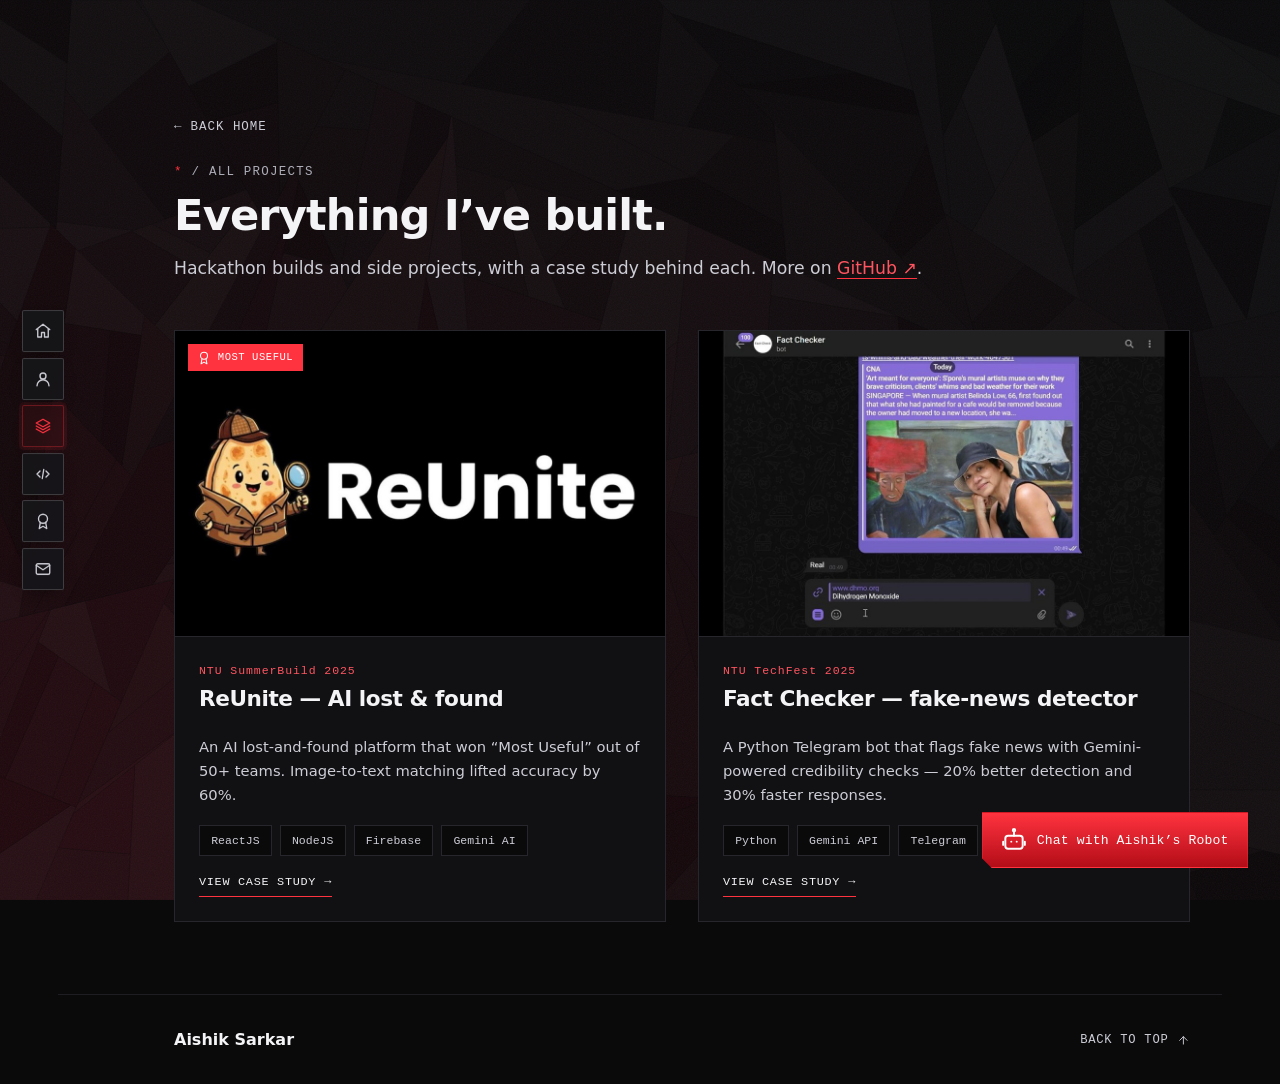
<file: projects/index.html>
<!DOCTYPE html>
<html lang="en">
<head>
  <meta charset="UTF-8" />
  <meta name="viewport" content="width=device-width, initial-scale=1.0" />
  <!-- Content-Security-Policy (defense-in-depth baseline — see index.html for the full rationale
       comment; meta delivery ignores frame-ancestors/report-uri/sandbox). -->
  <meta http-equiv="Content-Security-Policy" content="default-src 'self'; script-src 'self'; style-src 'self' 'unsafe-inline' https://fonts.googleapis.com; font-src 'self' https://fonts.gstatic.com; img-src 'self' data:; connect-src 'self' https://aishik-bot.ask14112001.workers.dev https://formspree.io; frame-src https://www.youtube-nocookie.com; form-action 'self' https://formspree.io; base-uri 'self'; object-src 'none'" />
  <title>Projects · Aishik Kumar Sarkar</title>
  <meta name="author" content="Aishik Kumar Sarkar" />
  <meta name="description" content="All projects by Aishik Sarkar — hackathon builds and case studies in AI and full-stack engineering." />
  <meta name="theme-color" content="#0a0a0b" />
  <link rel="icon" href="data:image/svg+xml,%3Csvg%20xmlns='http://www.w3.org/2000/svg'%20viewBox='0%200%2032%2032'%3E%3Crect%20width='32'%20height='32'%20rx='4'%20fill='%230a0a0b'/%3E%3Ctext%20x='16'%20y='23'%20font-family='monospace'%20font-size='19'%20font-weight='700'%20text-anchor='middle'%20fill='%23ff333f'%3EA%3C/text%3E%3C/svg%3E" />
  <link rel="preconnect" href="https://fonts.googleapis.com" />
  <link rel="preconnect" href="https://fonts.gstatic.com" crossorigin />
  <link rel="stylesheet" href="https://fonts.googleapis.com/css2?family=IBM+Plex+Sans:wght@400;500;600&family=JetBrains+Mono:wght@400;500;700&family=Space+Grotesk:wght@500;600;700&display=swap" />
  <link rel="stylesheet" href="../css/styles.css?v=17" />
  <link rel="stylesheet" href="../css/case.css?v=2" />
</head>

<body class="pagebg-shards">
  <a class="skip-link" href="#all">Skip to projects</a>

  <div class="bg-ambient" aria-hidden="true">
    <div class="bg-grid"></div>
    <div class="bg-shape bg-shape--ring"></div>
    <div class="bg-shape bg-shape--diamond"></div>
    <div class="bg-shape bg-shape--hex"></div>
    <div class="bg-shape bg-shape--tri"></div>
    <div class="bg-shape bg-shape--plus bg-shape--plus-a"></div>
    <div class="bg-shape bg-shape--plus bg-shape--plus-b"></div>
    <div class="bg-grain"></div>
  </div>

  <nav class="sidenav" aria-label="Section navigation">
    <ul class="sidenav__list">
      <li><a class="sidenav__link" href="../index.html#hero" aria-label="Home"><span class="sidenav__icon" aria-hidden="true"><svg viewBox="0 0 24 24" fill="none" stroke="currentColor" stroke-width="1.8" stroke-linecap="round" stroke-linejoin="round"><path d="m3 10 9-7 9 7"/><path d="M5 9v11h5v-6h4v6h5V9"/></svg></span><span class="sidenav__label">Home</span></a></li>
      <li><a class="sidenav__link" href="../index.html#experience" aria-label="About"><span class="sidenav__icon" aria-hidden="true"><svg viewBox="0 0 24 24" fill="none" stroke="currentColor" stroke-width="1.8" stroke-linecap="round" stroke-linejoin="round"><path d="M20 21a8 8 0 1 0-16 0"/><circle cx="12" cy="8" r="4"/></svg></span><span class="sidenav__label">About</span></a></li>
      <li><a class="sidenav__link is-active" href="../index.html#projects" aria-label="Projects"><span class="sidenav__icon" aria-hidden="true"><svg viewBox="0 0 24 24" fill="none" stroke="currentColor" stroke-width="1.8" stroke-linecap="round" stroke-linejoin="round"><path d="m12 3 9 5-9 5-9-5 9-5Z"/><path d="m3 12 9 5 9-5"/><path d="m3 16 9 5 9-5"/></svg></span><span class="sidenav__label">Projects</span></a></li>
      <li><a class="sidenav__link" href="../index.html#skills" aria-label="Skills"><span class="sidenav__icon" aria-hidden="true"><svg viewBox="0 0 24 24" fill="none" stroke="currentColor" stroke-width="1.8" stroke-linecap="round" stroke-linejoin="round"><path d="m8 8-4 4 4 4"/><path d="m16 8 4 4-4 4"/><path d="m13 6-2 12"/></svg></span><span class="sidenav__label">Skills</span></a></li>
      <li><a class="sidenav__link" href="../index.html#certificates" aria-label="Certificates"><span class="sidenav__icon" aria-hidden="true"><svg viewBox="0 0 24 24" fill="none" stroke="currentColor" stroke-width="1.8" stroke-linecap="round" stroke-linejoin="round"><circle cx="12" cy="9" r="6"/><path d="M8.5 13.5 7 22l5-3 5 3-1.5-8.5"/></svg></span><span class="sidenav__label">Certificates</span></a></li>
      <li><a class="sidenav__link" href="../index.html#contact" aria-label="Contact"><span class="sidenav__icon" aria-hidden="true"><svg viewBox="0 0 24 24" fill="none" stroke="currentColor" stroke-width="1.8" stroke-linecap="round" stroke-linejoin="round"><rect x="3" y="5" width="18" height="14" rx="2"/><path d="m3 7 9 6 9-6"/></svg></span><span class="sidenav__label">Contact</span></a></li>
    </ul>
  </nav>

  <button class="nav-toggle" aria-label="Open navigation menu" aria-expanded="false" aria-controls="mobile-drawer">
    <span class="nav-toggle__bar"></span><span class="nav-toggle__bar"></span><span class="nav-toggle__bar"></span>
  </button>
  <div class="mobile-drawer" id="mobile-drawer" role="dialog" aria-modal="true" aria-label="Navigation menu" hidden>
    <nav class="mobile-drawer__nav" aria-label="Section navigation (mobile)">
      <a class="mobile-drawer__link" href="../index.html#hero"><span class="mobile-drawer__idx">01</span> Home</a>
      <a class="mobile-drawer__link" href="../index.html#experience"><span class="mobile-drawer__idx">02</span> About</a>
      <a class="mobile-drawer__link" href="../index.html#projects"><span class="mobile-drawer__idx">03</span> Projects</a>
      <a class="mobile-drawer__link" href="../index.html#skills"><span class="mobile-drawer__idx">04</span> Skills</a>
      <a class="mobile-drawer__link" href="../index.html#certificates"><span class="mobile-drawer__idx">05</span> Certificates</a>
      <a class="mobile-drawer__link" href="../index.html#contact"><span class="mobile-drawer__idx">06</span> Contact</a>
    </nav>
  </div>

  <main id="all">
    <section class="section">
      <a class="back-link" href="../index.html#projects"><span aria-hidden="true">←</span> Back home</a>
      <p class="case-eyebrow reveal"><span class="idx">*</span> / All projects</p>
      <h1 class="section__title reveal" style="margin-bottom:0.9rem;">Everything I&rsquo;ve built.</h1>
      <p class="section__intro reveal" style="margin-bottom:var(--space-5);">
        Hackathon builds and side projects, with a case study behind each. More on
        <a href="https://github.com/Aishik-KS" target="_blank" rel="noopener noreferrer" style="color:var(--red-bright); border-bottom:1px solid var(--red);">GitHub ↗</a>.
      </p>

      <div class="project-grid">
        <article class="pcard reveal">
          <a class="pcard__media" href="reunite.html" aria-label="Open ReUnite case study">
            <img src="../assets/img/poster-reunite.jpg" alt="Preview of the ReUnite AI lost-and-found platform" loading="lazy" />
            <span class="pcard__award"><svg aria-hidden="true" viewBox="0 0 24 24" fill="none" stroke="currentColor" stroke-width="1.8" stroke-linecap="round" stroke-linejoin="round"><circle cx="12" cy="8" r="6"/><path d="M8.5 13.5 7 22l5-3 5 3-1.5-8.5"/></svg> Most Useful</span>
          </a>
          <div class="pcard__body">
            <span class="pcard__idx">NTU SummerBuild 2025</span>
            <h2 class="pcard__title">ReUnite — AI lost &amp; found</h2>
            <p class="pcard__desc">
              An AI lost-and-found platform that won &ldquo;Most Useful&rdquo; out of 50+ teams.
              Image-to-text matching lifted accuracy by 60%.
            </p>
            <ul class="tags">
              <li class="tag">ReactJS</li><li class="tag">NodeJS</li><li class="tag">Firebase</li><li class="tag">Gemini AI</li>
            </ul>
            <a class="pcard__link" href="reunite.html">View case study <span aria-hidden="true">→</span></a>
          </div>
        </article>

        <article class="pcard reveal">
          <a class="pcard__media" href="fact-checker.html" aria-label="Open Fact Checker case study">
            <img src="../assets/img/poster-fact-checker.jpg" alt="Preview of the Fact Checker fake-news detector" loading="lazy" />
          </a>
          <div class="pcard__body">
            <span class="pcard__idx">NTU TechFest 2025</span>
            <h2 class="pcard__title">Fact Checker — fake-news detector</h2>
            <p class="pcard__desc">
              A Python Telegram bot that flags fake news with Gemini-powered credibility checks —
              20% better detection and 30% faster responses.
            </p>
            <ul class="tags">
              <li class="tag">Python</li><li class="tag">Gemini API</li><li class="tag">Telegram</li><li class="tag">Prompt Eng</li>
            </ul>
            <a class="pcard__link" href="fact-checker.html">View case study <span aria-hidden="true">→</span></a>
          </div>
        </article>
      </div>
    </section>
  </main>

  <footer class="footer">
    <p class="footer__name">Aishik Sarkar</p>
    <a class="footer__top" href="#" data-scroll-top>
      Back to top
      <svg aria-hidden="true" viewBox="0 0 24 24" fill="none" stroke="currentColor" stroke-width="1.8" stroke-linecap="round" stroke-linejoin="round"><path d="M12 19V5"/><path d="m5 12 7-7 7 7"/></svg>
    </a>
  </footer>

  <div class="chat" id="chat">
    <button class="chat__fab" type="button" data-chat-toggle aria-label="Open Aishik's Robot" aria-expanded="false" aria-controls="chat-panel">
      <svg class="chat__fab-icon" aria-hidden="true" viewBox="0 0 24 24" fill="none" stroke="currentColor" stroke-width="1.8" stroke-linecap="round" stroke-linejoin="round"><rect x="4" y="8" width="16" height="12" rx="2.5"/><path d="M12 8V4.5"/><circle cx="12" cy="3" r="1.1"/><path d="M9.5 13.5h.01M14.5 13.5h.01"/><path d="M2 13.5v3M22 13.5v3"/></svg>
      <svg class="chat__fab-close" aria-hidden="true" viewBox="0 0 24 24" fill="none" stroke="currentColor" stroke-width="2" stroke-linecap="round" stroke-linejoin="round"><path d="M18 6 6 18M6 6l12 12"/></svg>
      <span class="chat__fab-ping" aria-hidden="true"></span>
    </button>
    <div class="chat__panel" id="chat-panel" role="dialog" aria-label="Aishik's Robot — ask about Aishik" hidden>
      <header class="chat__header">
        <span class="chat__avatar" aria-hidden="true"><svg viewBox="0 0 24 24" fill="none" stroke="currentColor" stroke-width="1.7" stroke-linecap="round" stroke-linejoin="round"><rect x="4" y="8" width="16" height="12" rx="2.5"/><path d="M12 8V4.5"/><circle cx="12" cy="3" r="1.1"/><path d="M9.5 13.5h.01M14.5 13.5h.01"/><path d="M2 13.5v3M22 13.5v3"/></svg></span>
        <span class="chat__id"><span class="chat__name">Aishik&rsquo;s Robot</span><span class="chat__status"><span class="chat__status-dot" aria-hidden="true"></span> online · ask me anything</span></span>
        <button class="chat__close" type="button" data-chat-close aria-label="Close chat"><svg viewBox="0 0 24 24" fill="none" stroke="currentColor" stroke-width="2" stroke-linecap="round" stroke-linejoin="round"><path d="M18 6 6 18M6 6l12 12"/></svg></button>
      </header>
      <div class="chat__log" data-chat-log role="log" aria-live="polite"></div>
      <div class="chat__suggest" data-chat-suggest aria-label="Suggested questions"></div>
      <form class="chat__form" data-chat-form>
        <input class="chat__input" data-chat-input type="text" autocomplete="off" placeholder="Ask about my work, projects, skills…" aria-label="Type your question to Aishik's Robot" />
        <button class="chat__send" type="submit" aria-label="Send message"><svg viewBox="0 0 24 24" fill="none" stroke="currentColor" stroke-width="1.9" stroke-linecap="round" stroke-linejoin="round"><path d="M22 2 11 13"/><path d="M22 2 15 22l-4-9-9-4 20-7Z"/></svg></button>
      </form>
    </div>
  </div>

  <script src="../js/main.js?v=3"></script>
  <script src="../js/chatbot.js?v=7"></script>
</body>
</html>
</file>
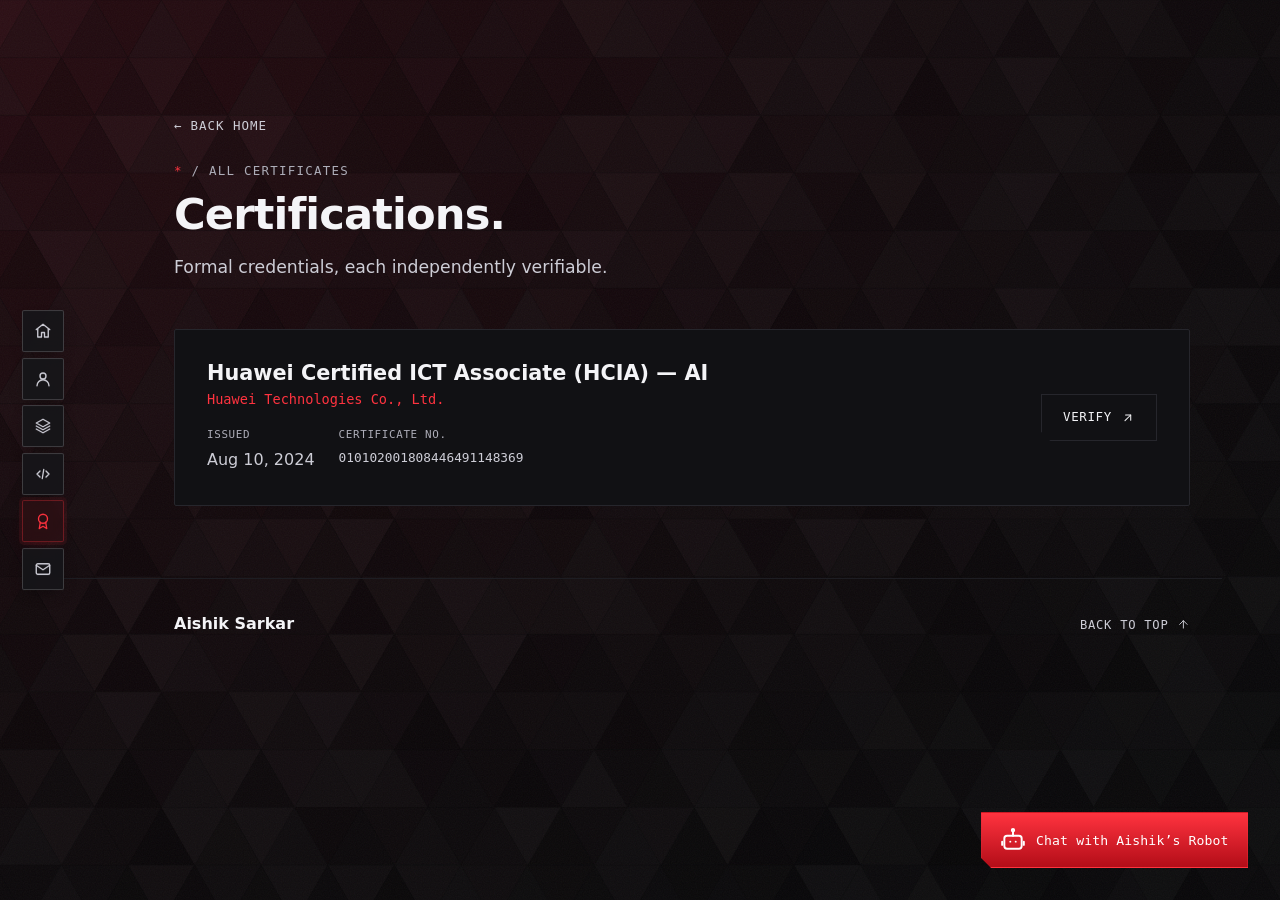
<file: certificates.html>
<!DOCTYPE html>
<html lang="en">
<head>
  <meta charset="UTF-8" />
  <meta name="viewport" content="width=device-width, initial-scale=1.0" />
  <!-- Content-Security-Policy (defense-in-depth baseline — see index.html for the full rationale
       comment; meta delivery ignores frame-ancestors/report-uri/sandbox). -->
  <meta http-equiv="Content-Security-Policy" content="default-src 'self'; script-src 'self'; style-src 'self' 'unsafe-inline' https://fonts.googleapis.com; font-src 'self' https://fonts.gstatic.com; img-src 'self' data:; connect-src 'self' https://aishik-bot.ask14112001.workers.dev https://formspree.io; frame-src https://www.youtube-nocookie.com; form-action 'self' https://formspree.io; base-uri 'self'; object-src 'none'" />
  <title>Certificates · Aishik Kumar Sarkar</title>
  <meta name="author" content="Aishik Kumar Sarkar" />
  <meta name="description" content="Certifications held by Aishik Sarkar — including the Huawei Certified ICT Associate (HCIA) — AI." />
  <meta name="theme-color" content="#0a0a0b" />
  <link rel="icon" href="data:image/svg+xml,%3Csvg%20xmlns='http://www.w3.org/2000/svg'%20viewBox='0%200%2032%2032'%3E%3Crect%20width='32'%20height='32'%20rx='4'%20fill='%230a0a0b'/%3E%3Ctext%20x='16'%20y='23'%20font-family='monospace'%20font-size='19'%20font-weight='700'%20text-anchor='middle'%20fill='%23ff333f'%3EA%3C/text%3E%3C/svg%3E" />
  <link rel="preconnect" href="https://fonts.googleapis.com" />
  <link rel="preconnect" href="https://fonts.gstatic.com" crossorigin />
  <link rel="stylesheet" href="https://fonts.googleapis.com/css2?family=IBM+Plex+Sans:wght@400;500;600&family=JetBrains+Mono:wght@400;500;700&family=Space+Grotesk:wght@500;600;700&display=swap" />
  <link rel="stylesheet" href="css/styles.css?v=17" />
  <link rel="stylesheet" href="css/case.css?v=2" />
</head>

<body class="pagebg-mosaic">
  <a class="skip-link" href="#all">Skip to certificates</a>

  <div class="bg-ambient" aria-hidden="true">
    <div class="bg-grid"></div>
    <div class="bg-shape bg-shape--ring"></div>
    <div class="bg-shape bg-shape--diamond"></div>
    <div class="bg-shape bg-shape--hex"></div>
    <div class="bg-shape bg-shape--tri"></div>
    <div class="bg-shape bg-shape--plus bg-shape--plus-a"></div>
    <div class="bg-shape bg-shape--plus bg-shape--plus-b"></div>
    <div class="bg-grain"></div>
  </div>

  <nav class="sidenav" aria-label="Section navigation">
    <ul class="sidenav__list">
      <li><a class="sidenav__link" href="index.html#hero" aria-label="Home"><span class="sidenav__icon" aria-hidden="true"><svg viewBox="0 0 24 24" fill="none" stroke="currentColor" stroke-width="1.8" stroke-linecap="round" stroke-linejoin="round"><path d="m3 10 9-7 9 7"/><path d="M5 9v11h5v-6h4v6h5V9"/></svg></span><span class="sidenav__label">Home</span></a></li>
      <li><a class="sidenav__link" href="index.html#experience" aria-label="About"><span class="sidenav__icon" aria-hidden="true"><svg viewBox="0 0 24 24" fill="none" stroke="currentColor" stroke-width="1.8" stroke-linecap="round" stroke-linejoin="round"><path d="M20 21a8 8 0 1 0-16 0"/><circle cx="12" cy="8" r="4"/></svg></span><span class="sidenav__label">About</span></a></li>
      <li><a class="sidenav__link" href="index.html#projects" aria-label="Projects"><span class="sidenav__icon" aria-hidden="true"><svg viewBox="0 0 24 24" fill="none" stroke="currentColor" stroke-width="1.8" stroke-linecap="round" stroke-linejoin="round"><path d="m12 3 9 5-9 5-9-5 9-5Z"/><path d="m3 12 9 5 9-5"/><path d="m3 16 9 5 9-5"/></svg></span><span class="sidenav__label">Projects</span></a></li>
      <li><a class="sidenav__link" href="index.html#skills" aria-label="Skills"><span class="sidenav__icon" aria-hidden="true"><svg viewBox="0 0 24 24" fill="none" stroke="currentColor" stroke-width="1.8" stroke-linecap="round" stroke-linejoin="round"><path d="m8 8-4 4 4 4"/><path d="m16 8 4 4-4 4"/><path d="m13 6-2 12"/></svg></span><span class="sidenav__label">Skills</span></a></li>
      <li><a class="sidenav__link is-active" href="index.html#certificates" aria-label="Certificates"><span class="sidenav__icon" aria-hidden="true"><svg viewBox="0 0 24 24" fill="none" stroke="currentColor" stroke-width="1.8" stroke-linecap="round" stroke-linejoin="round"><circle cx="12" cy="9" r="6"/><path d="M8.5 13.5 7 22l5-3 5 3-1.5-8.5"/></svg></span><span class="sidenav__label">Certificates</span></a></li>
      <li><a class="sidenav__link" href="index.html#contact" aria-label="Contact"><span class="sidenav__icon" aria-hidden="true"><svg viewBox="0 0 24 24" fill="none" stroke="currentColor" stroke-width="1.8" stroke-linecap="round" stroke-linejoin="round"><rect x="3" y="5" width="18" height="14" rx="2"/><path d="m3 7 9 6 9-6"/></svg></span><span class="sidenav__label">Contact</span></a></li>
    </ul>
  </nav>

  <button class="nav-toggle" aria-label="Open navigation menu" aria-expanded="false" aria-controls="mobile-drawer">
    <span class="nav-toggle__bar"></span><span class="nav-toggle__bar"></span><span class="nav-toggle__bar"></span>
  </button>
  <div class="mobile-drawer" id="mobile-drawer" role="dialog" aria-modal="true" aria-label="Navigation menu" hidden>
    <nav class="mobile-drawer__nav" aria-label="Section navigation (mobile)">
      <a class="mobile-drawer__link" href="index.html#hero"><span class="mobile-drawer__idx">01</span> Home</a>
      <a class="mobile-drawer__link" href="index.html#experience"><span class="mobile-drawer__idx">02</span> About</a>
      <a class="mobile-drawer__link" href="index.html#projects"><span class="mobile-drawer__idx">03</span> Projects</a>
      <a class="mobile-drawer__link" href="index.html#skills"><span class="mobile-drawer__idx">04</span> Skills</a>
      <a class="mobile-drawer__link" href="index.html#certificates"><span class="mobile-drawer__idx">05</span> Certificates</a>
      <a class="mobile-drawer__link" href="index.html#contact"><span class="mobile-drawer__idx">06</span> Contact</a>
    </nav>
  </div>

  <main id="all">
    <section class="section">
      <a class="back-link" href="index.html#certificates"><span aria-hidden="true">←</span> Back home</a>
      <p class="case-eyebrow reveal"><span class="idx">*</span> / All certificates</p>
      <h1 class="section__title reveal" style="margin-bottom:0.9rem;">Certifications.</h1>
      <p class="section__intro reveal" style="margin-bottom:var(--space-5);">
        Formal credentials, each independently verifiable.
      </p>

      <div class="cert-list">
        <article class="cert reveal">
          <div class="cert__main">
            <h2 class="cert__name">Huawei Certified ICT Associate (HCIA) — AI</h2>
            <p class="cert__org">Huawei Technologies Co., Ltd.</p>
            <dl class="cert__meta">
              <div><dt>Issued</dt><dd>Aug 10, 2024</dd></div>
              <div><dt>Certificate No.</dt><dd class="cert__num">010102001808446491148369</dd></div>
            </dl>
          </div>
          <a class="btn btn--ghost cert__verify" href="https://support.huawei.com/learning/verifycertificate" target="_blank" rel="noopener noreferrer">
            Verify
            <svg class="icon" aria-hidden="true" viewBox="0 0 24 24" fill="none" stroke="currentColor" stroke-width="1.8" stroke-linecap="round" stroke-linejoin="round"><path d="M7 17 17 7"/><path d="M8 7h9v9"/></svg>
          </a>
        </article>
      </div>
    </section>
  </main>

  <footer class="footer">
    <p class="footer__name">Aishik Sarkar</p>
    <a class="footer__top" href="#" data-scroll-top>
      Back to top
      <svg aria-hidden="true" viewBox="0 0 24 24" fill="none" stroke="currentColor" stroke-width="1.8" stroke-linecap="round" stroke-linejoin="round"><path d="M12 19V5"/><path d="m5 12 7-7 7 7"/></svg>
    </a>
  </footer>

  <div class="chat" id="chat">
    <button class="chat__fab" type="button" data-chat-toggle aria-label="Open Aishik's Robot" aria-expanded="false" aria-controls="chat-panel">
      <svg class="chat__fab-icon" aria-hidden="true" viewBox="0 0 24 24" fill="none" stroke="currentColor" stroke-width="1.8" stroke-linecap="round" stroke-linejoin="round"><rect x="4" y="8" width="16" height="12" rx="2.5"/><path d="M12 8V4.5"/><circle cx="12" cy="3" r="1.1"/><path d="M9.5 13.5h.01M14.5 13.5h.01"/><path d="M2 13.5v3M22 13.5v3"/></svg>
      <svg class="chat__fab-close" aria-hidden="true" viewBox="0 0 24 24" fill="none" stroke="currentColor" stroke-width="2" stroke-linecap="round" stroke-linejoin="round"><path d="M18 6 6 18M6 6l12 12"/></svg>
      <span class="chat__fab-ping" aria-hidden="true"></span>
    </button>
    <div class="chat__panel" id="chat-panel" role="dialog" aria-label="Aishik's Robot — ask about Aishik" hidden>
      <header class="chat__header">
        <span class="chat__avatar" aria-hidden="true"><svg viewBox="0 0 24 24" fill="none" stroke="currentColor" stroke-width="1.7" stroke-linecap="round" stroke-linejoin="round"><rect x="4" y="8" width="16" height="12" rx="2.5"/><path d="M12 8V4.5"/><circle cx="12" cy="3" r="1.1"/><path d="M9.5 13.5h.01M14.5 13.5h.01"/><path d="M2 13.5v3M22 13.5v3"/></svg></span>
        <span class="chat__id"><span class="chat__name">Aishik&rsquo;s Robot</span><span class="chat__status"><span class="chat__status-dot" aria-hidden="true"></span> online · ask me anything</span></span>
        <button class="chat__close" type="button" data-chat-close aria-label="Close chat"><svg viewBox="0 0 24 24" fill="none" stroke="currentColor" stroke-width="2" stroke-linecap="round" stroke-linejoin="round"><path d="M18 6 6 18M6 6l12 12"/></svg></button>
      </header>
      <div class="chat__log" data-chat-log role="log" aria-live="polite"></div>
      <div class="chat__suggest" data-chat-suggest aria-label="Suggested questions"></div>
      <form class="chat__form" data-chat-form>
        <input class="chat__input" data-chat-input type="text" autocomplete="off" placeholder="Ask about my work, projects, skills…" aria-label="Type your question to Aishik's Robot" />
        <button class="chat__send" type="submit" aria-label="Send message"><svg viewBox="0 0 24 24" fill="none" stroke="currentColor" stroke-width="1.9" stroke-linecap="round" stroke-linejoin="round"><path d="M22 2 11 13"/><path d="M22 2 15 22l-4-9-9-4 20-7Z"/></svg></button>
      </form>
    </div>
  </div>

  <script src="js/main.js?v=3"></script>
  <script src="js/chatbot.js?v=7"></script>
</body>
</html>
</file>
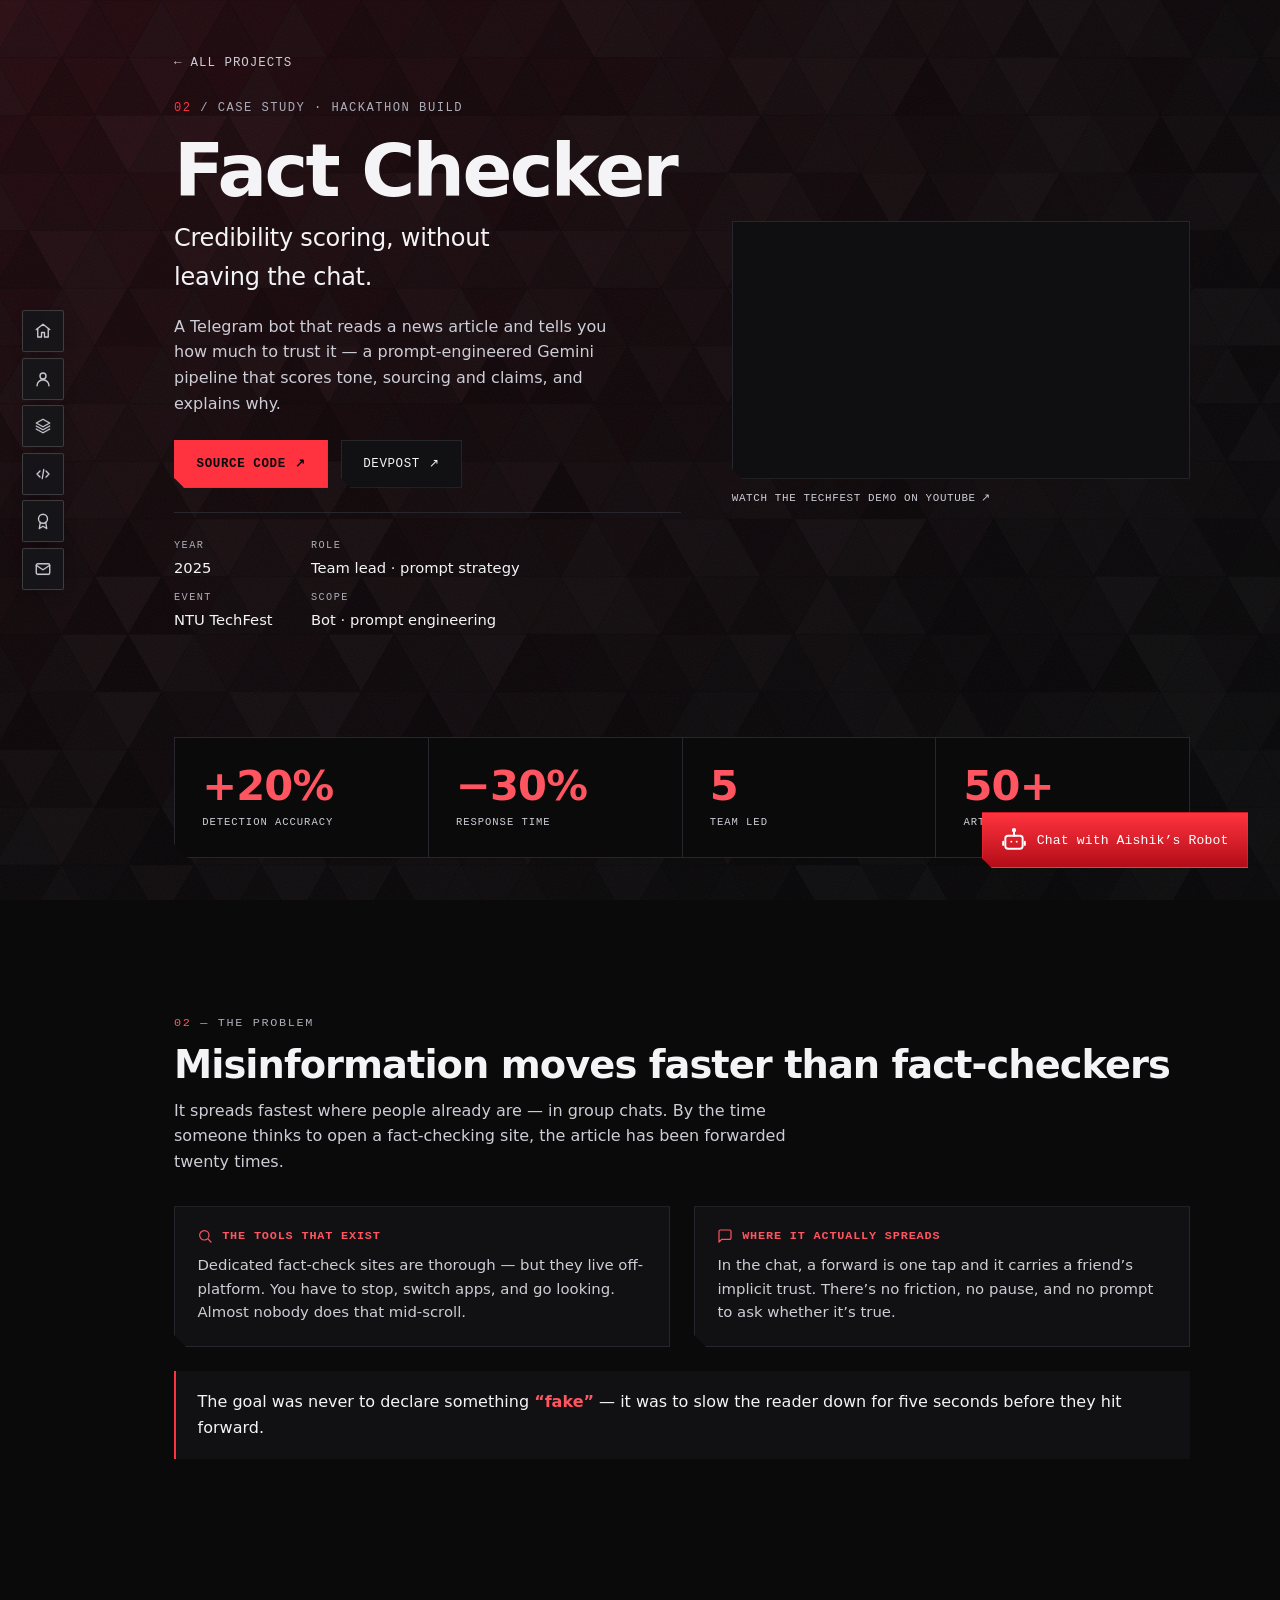
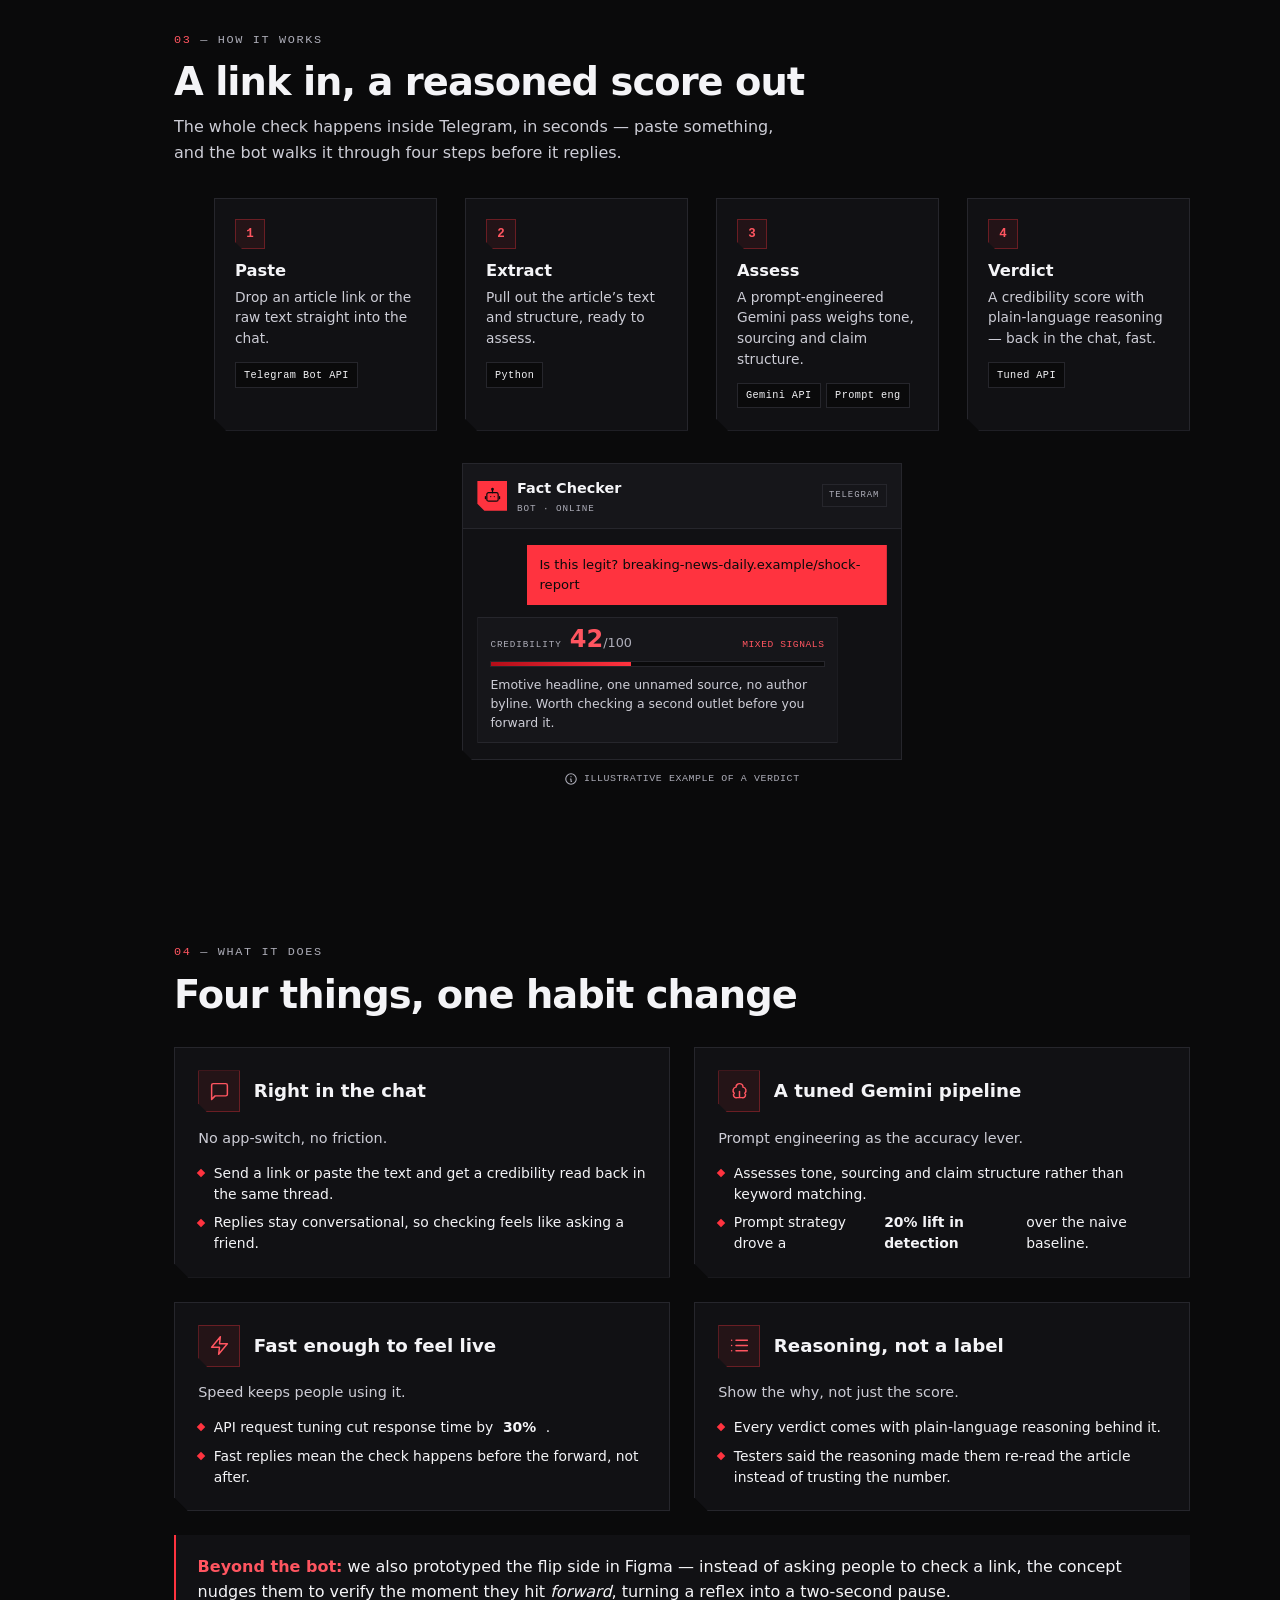
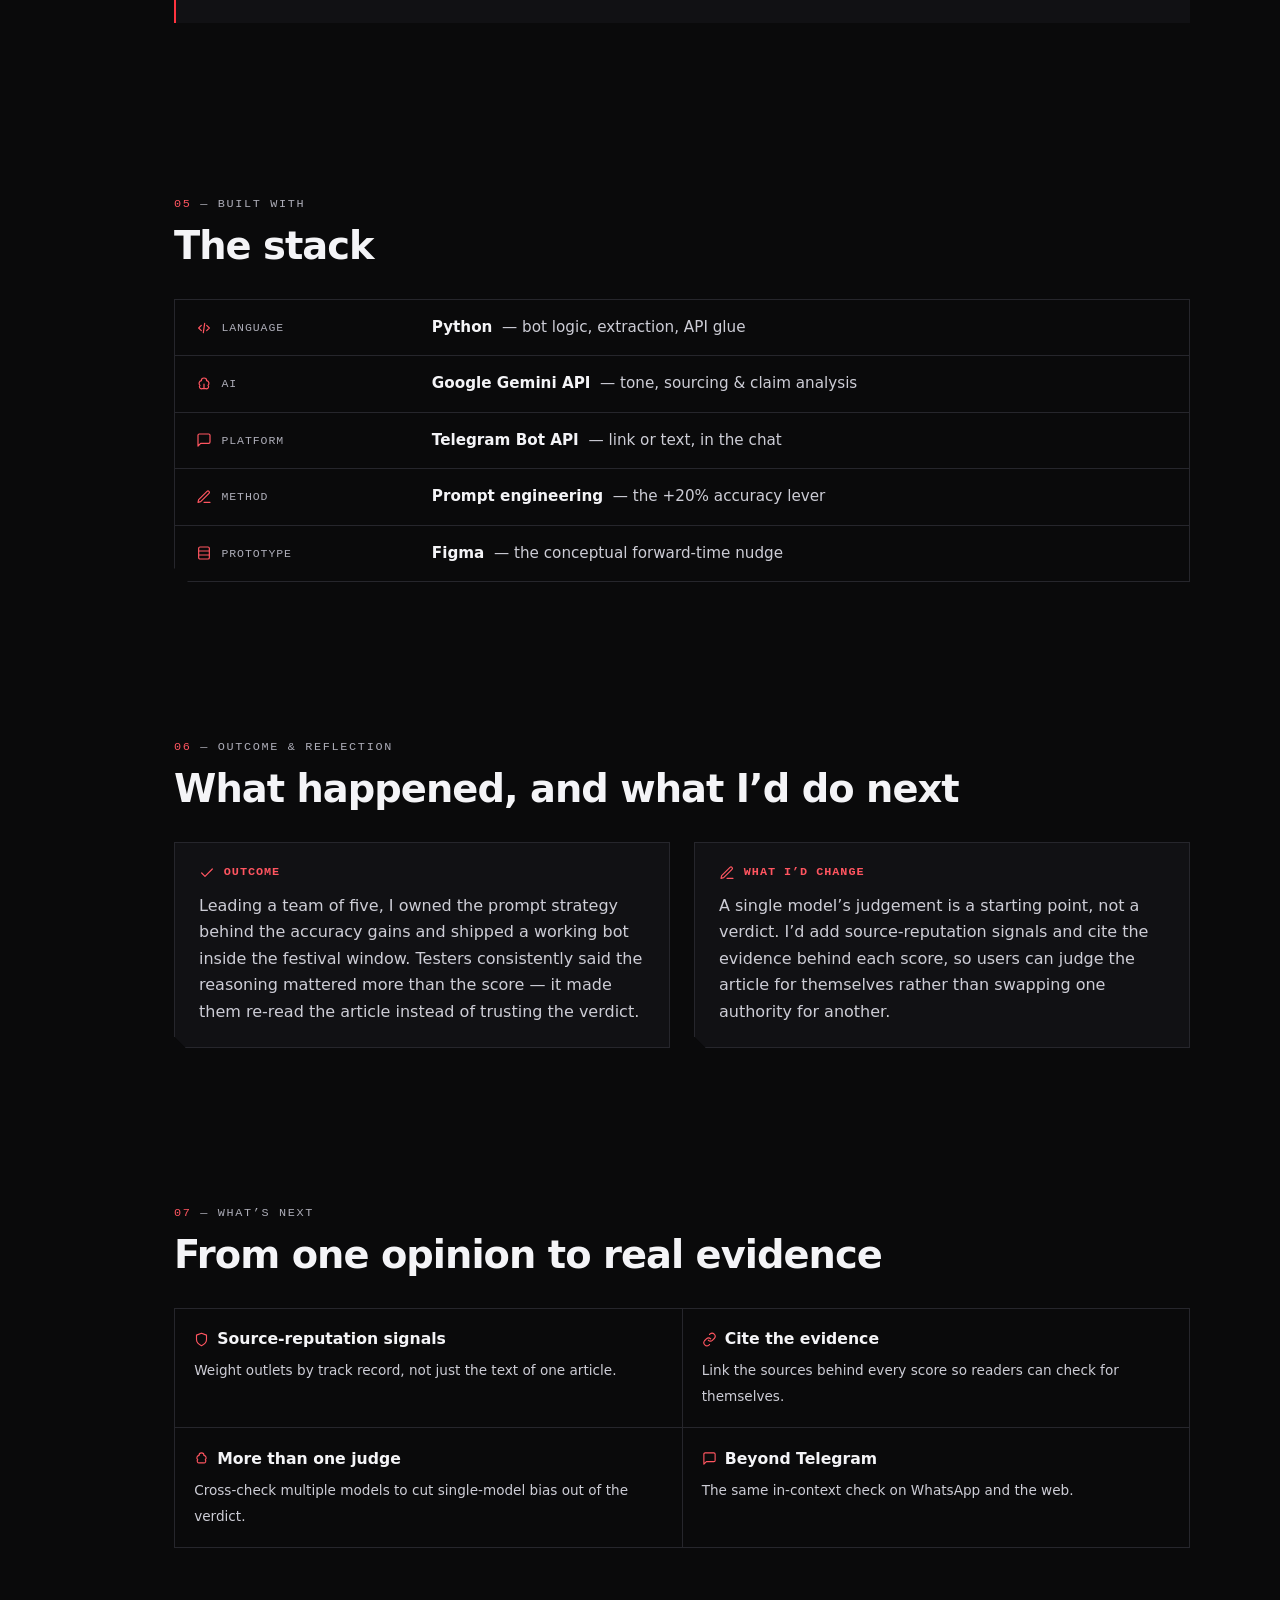
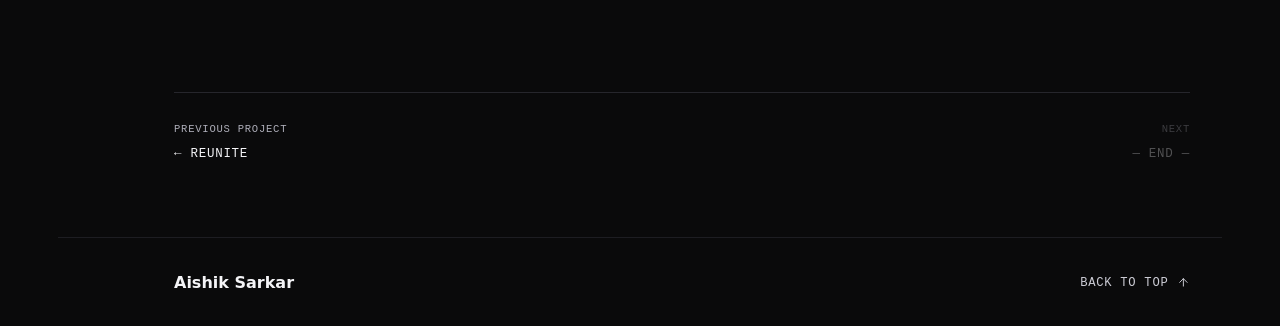
<file: projects/fact-checker.html>
<!DOCTYPE html>
<html lang="en">
<head>
  <meta charset="UTF-8" />
  <meta name="viewport" content="width=device-width, initial-scale=1.0" />
  <!-- Content-Security-Policy (defense-in-depth baseline — see index.html for the full rationale
       comment; meta delivery ignores frame-ancestors/report-uri/sandbox). -->
  <meta http-equiv="Content-Security-Policy" content="default-src 'self'; script-src 'self'; style-src 'self' 'unsafe-inline' https://fonts.googleapis.com; font-src 'self' https://fonts.gstatic.com; img-src 'self' data:; connect-src 'self' https://aishik-bot.ask14112001.workers.dev https://formspree.io; frame-src https://www.youtube-nocookie.com; form-action 'self' https://formspree.io; base-uri 'self'; object-src 'none'" />
  <title>Fact Checker — Case study · Aishik Kumar Sarkar</title>
  <meta name="author" content="Aishik Kumar Sarkar" />
  <meta name="description" content="Fact Checker: a Telegram bot that scores how much to trust a news article using a prompt-engineered Gemini pipeline — +20% detection accuracy, −30% response time. A case study by Aishik Sarkar." />
  <meta name="theme-color" content="#0a0a0b" />
  <link rel="icon" href="data:image/svg+xml,%3Csvg%20xmlns='http://www.w3.org/2000/svg'%20viewBox='0%200%2032%2032'%3E%3Crect%20width='32'%20height='32'%20rx='4'%20fill='%230a0a0b'/%3E%3Ctext%20x='16'%20y='23'%20font-family='monospace'%20font-size='19'%20font-weight='700'%20text-anchor='middle'%20fill='%23ff333f'%3EA%3C/text%3E%3C/svg%3E" />
  <link rel="preconnect" href="https://fonts.googleapis.com" />
  <link rel="preconnect" href="https://fonts.gstatic.com" crossorigin />
  <link rel="stylesheet" href="https://fonts.googleapis.com/css2?family=IBM+Plex+Sans:wght@400;500;600&family=JetBrains+Mono:wght@400;500;700&family=Space+Grotesk:wght@500;600;700&display=swap" />
  <link rel="stylesheet" href="../css/styles.css?v=17" />
  <link rel="stylesheet" href="../css/case.css?v=2" />
  <link rel="stylesheet" href="../css/case-study.css?v=2" />
</head>

<body class="pagebg-mosaic">
  <a class="skip-link" href="#case">Skip to content</a>

  <div class="bg-ambient" aria-hidden="true">
    <div class="bg-grid"></div>
    <div class="bg-shape bg-shape--ring"></div>
    <div class="bg-shape bg-shape--diamond"></div>
    <div class="bg-shape bg-shape--hex"></div>
    <div class="bg-shape bg-shape--tri"></div>
    <div class="bg-shape bg-shape--plus bg-shape--plus-a"></div>
    <div class="bg-shape bg-shape--plus bg-shape--plus-b"></div>
    <div class="bg-grain"></div>
  </div>

  <nav class="sidenav" aria-label="Section navigation">
    <ul class="sidenav__list">
      <li><a class="sidenav__link" href="../index.html#hero" aria-label="Home"><span class="sidenav__icon" aria-hidden="true"><svg viewBox="0 0 24 24" fill="none" stroke="currentColor" stroke-width="1.8" stroke-linecap="round" stroke-linejoin="round"><path d="m3 10 9-7 9 7"/><path d="M5 9v11h5v-6h4v6h5V9"/></svg></span><span class="sidenav__label">Home</span></a></li>
      <li><a class="sidenav__link" href="../index.html#experience" aria-label="About"><span class="sidenav__icon" aria-hidden="true"><svg viewBox="0 0 24 24" fill="none" stroke="currentColor" stroke-width="1.8" stroke-linecap="round" stroke-linejoin="round"><path d="M20 21a8 8 0 1 0-16 0"/><circle cx="12" cy="8" r="4"/></svg></span><span class="sidenav__label">About</span></a></li>
      <li><a class="sidenav__link is-active" href="../index.html#projects" aria-label="Projects"><span class="sidenav__icon" aria-hidden="true"><svg viewBox="0 0 24 24" fill="none" stroke="currentColor" stroke-width="1.8" stroke-linecap="round" stroke-linejoin="round"><path d="m12 3 9 5-9 5-9-5 9-5Z"/><path d="m3 12 9 5 9-5"/><path d="m3 16 9 5 9-5"/></svg></span><span class="sidenav__label">Projects</span></a></li>
      <li><a class="sidenav__link" href="../index.html#skills" aria-label="Skills"><span class="sidenav__icon" aria-hidden="true"><svg viewBox="0 0 24 24" fill="none" stroke="currentColor" stroke-width="1.8" stroke-linecap="round" stroke-linejoin="round"><path d="m8 8-4 4 4 4"/><path d="m16 8 4 4-4 4"/><path d="m13 6-2 12"/></svg></span><span class="sidenav__label">Skills</span></a></li>
      <li><a class="sidenav__link" href="../index.html#certificates" aria-label="Certificates"><span class="sidenav__icon" aria-hidden="true"><svg viewBox="0 0 24 24" fill="none" stroke="currentColor" stroke-width="1.8" stroke-linecap="round" stroke-linejoin="round"><circle cx="12" cy="9" r="6"/><path d="M8.5 13.5 7 22l5-3 5 3-1.5-8.5"/></svg></span><span class="sidenav__label">Certificates</span></a></li>
      <li><a class="sidenav__link" href="../index.html#contact" aria-label="Contact"><span class="sidenav__icon" aria-hidden="true"><svg viewBox="0 0 24 24" fill="none" stroke="currentColor" stroke-width="1.8" stroke-linecap="round" stroke-linejoin="round"><rect x="3" y="5" width="18" height="14" rx="2"/><path d="m3 7 9 6 9-6"/></svg></span><span class="sidenav__label">Contact</span></a></li>
    </ul>
  </nav>

  <button class="nav-toggle" aria-label="Open navigation menu" aria-expanded="false" aria-controls="mobile-drawer">
    <span class="nav-toggle__bar"></span><span class="nav-toggle__bar"></span><span class="nav-toggle__bar"></span>
  </button>
  <div class="mobile-drawer" id="mobile-drawer" role="dialog" aria-modal="true" aria-label="Navigation menu" hidden>
    <nav class="mobile-drawer__nav" aria-label="Section navigation (mobile)">
      <a class="mobile-drawer__link" href="../index.html#hero"><span class="mobile-drawer__idx">01</span> Home</a>
      <a class="mobile-drawer__link" href="../index.html#experience"><span class="mobile-drawer__idx">02</span> About</a>
      <a class="mobile-drawer__link" href="../index.html#projects"><span class="mobile-drawer__idx">03</span> Projects</a>
      <a class="mobile-drawer__link" href="../index.html#skills"><span class="mobile-drawer__idx">04</span> Skills</a>
      <a class="mobile-drawer__link" href="../index.html#certificates"><span class="mobile-drawer__idx">05</span> Certificates</a>
      <a class="mobile-drawer__link" href="../index.html#contact"><span class="mobile-drawer__idx">06</span> Contact</a>
    </nav>
  </div>

  <main id="case" class="ru">

    <!-- ============ HERO ============ -->
    <header class="ru-hero ru-wrap">
      <a class="back-link" href="index.html"><span aria-hidden="true">←</span> All projects</a>
      <div class="ru-hero__grid">
        <div class="ru-hero__body">
          <p class="ru-eyebrow"><span class="idx">02</span> / Case study · Hackathon build</p>
          <h1 class="ru-hero__title">Fact&nbsp;Checker</h1>
          <p class="ru-hero__tagline">Credibility scoring, without leaving the chat.</p>
          <p class="ru-hero__lead">
            A Telegram bot that reads a news article and tells you how much to trust it — a
            prompt-engineered Gemini pipeline that scores tone, sourcing and claims, and explains why.
          </p>
          <div class="ru-cta">
            <a class="btn btn--primary" href="https://github.com/Aishik-KS" target="_blank" rel="noopener noreferrer">Source code <span aria-hidden="true">↗</span></a>
            <a class="btn" href="https://devpost.com/software/telegram-fake-news-detector-bot" target="_blank" rel="noopener noreferrer">Devpost <span aria-hidden="true">↗</span></a>
          </div>
          <ul class="ru-hero__meta">
            <li><span>Year</span> 2025</li>
            <li><span>Role</span> Team lead · prompt strategy</li>
            <li><span>Event</span> NTU TechFest</li>
            <li><span>Scope</span> Bot · prompt engineering</li>
          </ul>
        </div>

        <div class="ru-hero__media">
          <div class="ru-video">
            <iframe src="https://www.youtube-nocookie.com/embed/bLgTppSLPyg?rel=0&modestbranding=1" title="Fact Checker — TechFest demo" loading="lazy" allow="accelerometer; encrypted-media; gyroscope; picture-in-picture; web-share" allowfullscreen></iframe>
          </div>
          <a class="ru-video__link" href="https://www.youtube.com/watch?v=bLgTppSLPyg" target="_blank" rel="noopener noreferrer">Watch the TechFest demo on YouTube <span aria-hidden="true">↗</span></a>
        </div>
      </div>
    </header>

    <!-- ============ RESULTS ============ -->
    <section class="ru-section ru-wrap" aria-label="Results">
      <div class="ru-stats">
        <div class="ru-stat"><b>+20%</b><span>Detection accuracy</span></div>
        <div class="ru-stat"><b>&minus;30%</b><span>Response time</span></div>
        <div class="ru-stat"><b>5</b><span>Team led</span></div>
        <div class="ru-stat"><b>50+</b><span>Articles tested</span></div>
      </div>
    </section>

    <!-- ============ PROBLEM ============ -->
    <section class="ru-section ru-wrap">
      <div class="ru-shead">
        <p class="ru-shead__idx"><b>02</b> — The problem</p>
        <h2 class="ru-shead__title">Misinformation moves faster than fact-checkers</h2>
        <p class="ru-shead__sub">
          It spreads fastest where people already are — in group chats. By the time someone thinks to
          open a fact-checking site, the article has been forwarded twenty times.
        </p>
      </div>
      <div class="ru-compare">
        <div class="ru-xcard">
          <h3><svg viewBox="0 0 24 24" fill="none" stroke="currentColor" stroke-width="1.8" stroke-linecap="round" stroke-linejoin="round" aria-hidden="true"><circle cx="11" cy="11" r="7"/><path d="m21 21-4.3-4.3"/></svg> The tools that exist</h3>
          <p>Dedicated fact-check sites are thorough — but they live off-platform. You have to stop,
            switch apps, and go looking. Almost nobody does that mid-scroll.</p>
        </div>
        <div class="ru-xcard">
          <h3><svg viewBox="0 0 24 24" fill="none" stroke="currentColor" stroke-width="1.8" stroke-linecap="round" stroke-linejoin="round" aria-hidden="true"><path d="M21 15a2 2 0 0 1-2 2H7l-4 4V5a2 2 0 0 1 2-2h14a2 2 0 0 1 2 2z"/></svg> Where it actually spreads</h3>
          <p>In the chat, a forward is one tap and it carries a friend’s implicit trust. There’s no
            friction, no pause, and no prompt to ask whether it’s true.</p>
        </div>
      </div>
      <p class="ru-gap">
        The goal was never to declare something <strong>“fake”</strong> — it was to slow the reader down
        for five seconds before they hit forward.
      </p>
    </section>

    <!-- ============ HOW IT WORKS ============ -->
    <section class="ru-section ru-wrap" id="how">
      <div class="ru-shead">
        <p class="ru-shead__idx"><b>03</b> — How it works</p>
        <h2 class="ru-shead__title">A link in, a reasoned score out</h2>
        <p class="ru-shead__sub">
          The whole check happens inside Telegram, in seconds — paste something, and the bot walks it
          through four steps before it replies.
        </p>
      </div>
      <ol class="ru-flow">
        <li class="ru-stage">
          <span class="ru-stage__num">1</span>
          <h3 class="ru-stage__title">Paste</h3>
          <p class="ru-stage__desc">Drop an article link or the raw text straight into the chat.</p>
          <div class="ru-stage__tech"><span class="ru-chip">Telegram Bot API</span></div>
        </li>
        <li class="ru-stage">
          <span class="ru-stage__num">2</span>
          <h3 class="ru-stage__title">Extract</h3>
          <p class="ru-stage__desc">Pull out the article’s text and structure, ready to assess.</p>
          <div class="ru-stage__tech"><span class="ru-chip">Python</span></div>
        </li>
        <li class="ru-stage">
          <span class="ru-stage__num">3</span>
          <h3 class="ru-stage__title">Assess</h3>
          <p class="ru-stage__desc">A prompt-engineered Gemini pass weighs tone, sourcing and claim structure.</p>
          <div class="ru-stage__tech"><span class="ru-chip">Gemini API</span><span class="ru-chip">Prompt eng</span></div>
        </li>
        <li class="ru-stage">
          <span class="ru-stage__num">4</span>
          <h3 class="ru-stage__title">Verdict</h3>
          <p class="ru-stage__desc">A credibility score with plain-language reasoning — back in the chat, fast.</p>
          <div class="ru-stage__tech"><span class="ru-chip">Tuned API</span></div>
        </li>
      </ol>

      <figure class="fc-example">
        <div class="fc-chat" aria-label="Illustrative Fact Checker conversation: a user pastes an article link, and the bot replies with a credibility score of 42 out of 100, a 'mixed signals' verdict, and its reasoning.">
          <div class="fc-chat__head">
            <span class="fc-chat__ava" aria-hidden="true"><svg viewBox="0 0 24 24" fill="none" stroke="currentColor" stroke-width="1.7" stroke-linecap="round" stroke-linejoin="round"><rect x="4" y="8" width="16" height="12" rx="2.5"/><path d="M12 8V4.5"/><circle cx="12" cy="3" r="1.1"/><path d="M9.5 13.5h.01M14.5 13.5h.01"/><path d="M2 13.5v3M22 13.5v3"/></svg></span>
            <span><span class="fc-chat__name">Fact Checker</span><span class="fc-chat__meta">bot · online</span></span>
            <span class="fc-chat__tag">Telegram</span>
          </div>
          <div class="fc-chat__body">
            <div class="fc-msg fc-msg--user">Is this legit? breaking-news-daily.example/shock-report</div>
            <div class="fc-msg fc-msg--bot">
              <div class="fc-verdict">
                <span class="fc-verdict__label">Credibility</span>
                <span class="fc-verdict__score">42<i>/100</i></span>
                <span class="fc-verdict__tag">Mixed signals</span>
              </div>
              <div class="fc-meter"><span style="width:42%"></span></div>
              <p>Emotive headline, one unnamed source, no author byline. Worth checking a second outlet before you forward it.</p>
            </div>
          </div>
        </div>
        <figcaption class="fc-caption"><svg viewBox="0 0 24 24" fill="none" stroke="currentColor" stroke-width="1.9" stroke-linecap="round" stroke-linejoin="round" aria-hidden="true"><circle cx="12" cy="12" r="9"/><path d="M12 8h.01M11 12h1v4h1"/></svg> Illustrative example of a verdict</figcaption>
      </figure>
    </section>

    <!-- ============ WHAT IT DOES ============ -->
    <section class="ru-section ru-wrap">
      <div class="ru-shead">
        <p class="ru-shead__idx"><b>04</b> — What it does</p>
        <h2 class="ru-shead__title">Four things, one habit change</h2>
      </div>
      <div class="ru-features">
        <article class="ru-feature">
          <div class="ru-feature__head">
            <span class="ru-feature__icon" aria-hidden="true"><svg viewBox="0 0 24 24" fill="none" stroke="currentColor" stroke-width="1.7" stroke-linecap="round" stroke-linejoin="round"><path d="M21 15a2 2 0 0 1-2 2H7l-4 4V5a2 2 0 0 1 2-2h14a2 2 0 0 1 2 2z"/></svg></span>
            <h3>Right in the chat</h3>
          </div>
          <p class="ru-feature__lead">No app-switch, no friction.</p>
          <ul>
            <li>Send a link or paste the text and get a credibility read back in the same thread.</li>
            <li>Replies stay conversational, so checking feels like asking a friend.</li>
          </ul>
        </article>

        <article class="ru-feature">
          <div class="ru-feature__head">
            <span class="ru-feature__icon" aria-hidden="true"><svg viewBox="0 0 24 24" fill="none" stroke="currentColor" stroke-width="1.7" stroke-linecap="round" stroke-linejoin="round"><path d="M12 3a4 4 0 0 1 4 4 4 4 0 0 1 2 7 3 3 0 0 1-3 5H9a3 3 0 0 1-3-5 4 4 0 0 1 2-7 4 4 0 0 1 4-4Z"/><path d="M12 12v6"/></svg></span>
            <h3>A tuned Gemini pipeline</h3>
          </div>
          <p class="ru-feature__lead">Prompt engineering as the accuracy lever.</p>
          <ul>
            <li>Assesses tone, sourcing and claim structure rather than keyword matching.</li>
            <li>Prompt strategy drove a <strong>20% lift in detection</strong> over the naive baseline.</li>
          </ul>
        </article>

        <article class="ru-feature">
          <div class="ru-feature__head">
            <span class="ru-feature__icon" aria-hidden="true"><svg viewBox="0 0 24 24" fill="none" stroke="currentColor" stroke-width="1.7" stroke-linecap="round" stroke-linejoin="round"><path d="M13 2 3 14h9l-1 8 10-12h-9l1-8Z"/></svg></span>
            <h3>Fast enough to feel live</h3>
          </div>
          <p class="ru-feature__lead">Speed keeps people using it.</p>
          <ul>
            <li>API request tuning cut response time by <strong>30%</strong>.</li>
            <li>Fast replies mean the check happens before the forward, not after.</li>
          </ul>
        </article>

        <article class="ru-feature">
          <div class="ru-feature__head">
            <span class="ru-feature__icon" aria-hidden="true"><svg viewBox="0 0 24 24" fill="none" stroke="currentColor" stroke-width="1.7" stroke-linecap="round" stroke-linejoin="round"><path d="M8 6h13M8 12h13M8 18h13"/><path d="M3 6h.01M3 12h.01M3 18h.01"/></svg></span>
            <h3>Reasoning, not a label</h3>
          </div>
          <p class="ru-feature__lead">Show the why, not just the score.</p>
          <ul>
            <li>Every verdict comes with plain-language reasoning behind it.</li>
            <li>Testers said the reasoning made them re-read the article instead of trusting the number.</li>
          </ul>
        </article>
      </div>
      <p class="ru-gap">
        <strong>Beyond the bot:</strong> we also prototyped the flip side in Figma — instead of asking
        people to check a link, the concept nudges them to verify the moment they hit <em>forward</em>,
        turning a reflex into a two-second pause.
      </p>
    </section>

    <!-- ============ BUILT WITH ============ -->
    <section class="ru-section ru-wrap">
      <div class="ru-shead">
        <p class="ru-shead__idx"><b>05</b> — Built with</p>
        <h2 class="ru-shead__title">The stack</h2>
      </div>
      <div class="ru-stack">
        <div class="ru-stack__row">
          <div class="ru-stack__k"><svg viewBox="0 0 24 24" fill="none" stroke="currentColor" stroke-width="1.8" stroke-linecap="round" stroke-linejoin="round" aria-hidden="true"><path d="m8 8-4 4 4 4"/><path d="m16 8 4 4-4 4"/><path d="m13 5-2 14"/></svg> Language</div>
          <div class="ru-stack__v"><b>Python</b> &nbsp;<em>— bot logic, extraction, API glue</em></div>
        </div>
        <div class="ru-stack__row">
          <div class="ru-stack__k"><svg viewBox="0 0 24 24" fill="none" stroke="currentColor" stroke-width="1.8" stroke-linecap="round" stroke-linejoin="round" aria-hidden="true"><path d="M12 3a4 4 0 0 1 4 4 4 4 0 0 1 2 7 3 3 0 0 1-3 5H9a3 3 0 0 1-3-5 4 4 0 0 1 2-7 4 4 0 0 1 4-4Z"/><path d="M12 12v6"/></svg> AI</div>
          <div class="ru-stack__v"><b>Google Gemini API</b> &nbsp;<em>— tone, sourcing &amp; claim analysis</em></div>
        </div>
        <div class="ru-stack__row">
          <div class="ru-stack__k"><svg viewBox="0 0 24 24" fill="none" stroke="currentColor" stroke-width="1.8" stroke-linecap="round" stroke-linejoin="round" aria-hidden="true"><path d="M21 15a2 2 0 0 1-2 2H7l-4 4V5a2 2 0 0 1 2-2h14a2 2 0 0 1 2 2z"/></svg> Platform</div>
          <div class="ru-stack__v"><b>Telegram Bot API</b> &nbsp;<em>— link or text, in the chat</em></div>
        </div>
        <div class="ru-stack__row">
          <div class="ru-stack__k"><svg viewBox="0 0 24 24" fill="none" stroke="currentColor" stroke-width="1.8" stroke-linecap="round" stroke-linejoin="round" aria-hidden="true"><path d="M12 20h9"/><path d="M16.5 3.5a2.1 2.1 0 0 1 3 3L7 19l-4 1 1-4Z"/></svg> Method</div>
          <div class="ru-stack__v"><b>Prompt engineering</b> &nbsp;<em>— the +20% accuracy lever</em></div>
        </div>
        <div class="ru-stack__row">
          <div class="ru-stack__k"><svg viewBox="0 0 24 24" fill="none" stroke="currentColor" stroke-width="1.8" stroke-linecap="round" stroke-linejoin="round" aria-hidden="true"><rect x="4" y="3" width="16" height="18" rx="2"/><path d="M4 9h16M4 15h16"/></svg> Prototype</div>
          <div class="ru-stack__v"><b>Figma</b> &nbsp;<em>— the conceptual forward-time nudge</em></div>
        </div>
      </div>
    </section>

    <!-- ============ REFLECTION ============ -->
    <section class="ru-section ru-wrap">
      <div class="ru-shead">
        <p class="ru-shead__idx"><b>06</b> — Outcome &amp; reflection</p>
        <h2 class="ru-shead__title">What happened, and what I’d do next</h2>
      </div>
      <div class="ru-reflect">
        <div class="ru-note">
          <h3><svg viewBox="0 0 24 24" fill="none" stroke="currentColor" stroke-width="1.8" stroke-linecap="round" stroke-linejoin="round" aria-hidden="true"><path d="M20 6 9 17l-5-5"/></svg> Outcome</h3>
          <p>
            Leading a team of five, I owned the prompt strategy behind the accuracy gains and shipped a
            working bot inside the festival window. Testers consistently said the reasoning mattered more
            than the score — it made them re-read the article instead of trusting the verdict.
          </p>
        </div>
        <div class="ru-note">
          <h3><svg viewBox="0 0 24 24" fill="none" stroke="currentColor" stroke-width="1.8" stroke-linecap="round" stroke-linejoin="round" aria-hidden="true"><path d="M12 20h9"/><path d="M16.5 3.5a2.1 2.1 0 0 1 3 3L7 19l-4 1 1-4Z"/></svg> What I’d change</h3>
          <p>
            A single model’s judgement is a starting point, not a verdict. I’d add source-reputation
            signals and cite the evidence behind each score, so users can judge the article for
            themselves rather than swapping one authority for another.
          </p>
        </div>
      </div>
    </section>

    <!-- ============ WHAT'S NEXT ============ -->
    <section class="ru-section ru-wrap">
      <div class="ru-shead">
        <p class="ru-shead__idx"><b>07</b> — What’s next</p>
        <h2 class="ru-shead__title">From one opinion to real evidence</h2>
      </div>
      <div class="ru-road">
        <div class="ru-road__item">
          <b><svg viewBox="0 0 24 24" fill="none" stroke="currentColor" stroke-width="1.8" stroke-linecap="round" stroke-linejoin="round" aria-hidden="true"><path d="M12 22s8-4 8-10V5l-8-3-8 3v7c0 6 8 10 8 10Z"/></svg> Source-reputation signals</b>
          <span>Weight outlets by track record, not just the text of one article.</span>
        </div>
        <div class="ru-road__item">
          <b><svg viewBox="0 0 24 24" fill="none" stroke="currentColor" stroke-width="1.8" stroke-linecap="round" stroke-linejoin="round" aria-hidden="true"><path d="M10 13a5 5 0 0 0 7 0l3-3a5 5 0 0 0-7-7l-1 1"/><path d="M14 11a5 5 0 0 0-7 0l-3 3a5 5 0 0 0 7 7l1-1"/></svg> Cite the evidence</b>
          <span>Link the sources behind every score so readers can check for themselves.</span>
        </div>
        <div class="ru-road__item">
          <b><svg viewBox="0 0 24 24" fill="none" stroke="currentColor" stroke-width="1.8" stroke-linecap="round" stroke-linejoin="round" aria-hidden="true"><path d="M12 3a4 4 0 0 1 4 4 4 4 0 0 1 2 7 3 3 0 0 1-3 5H9a3 3 0 0 1-3-5 4 4 0 0 1 2-7 4 4 0 0 1 4-4Z"/></svg> More than one judge</b>
          <span>Cross-check multiple models to cut single-model bias out of the verdict.</span>
        </div>
        <div class="ru-road__item">
          <b><svg viewBox="0 0 24 24" fill="none" stroke="currentColor" stroke-width="1.8" stroke-linecap="round" stroke-linejoin="round" aria-hidden="true"><path d="M21 15a2 2 0 0 1-2 2H7l-4 4V5a2 2 0 0 1 2-2h14a2 2 0 0 1 2 2z"/></svg> Beyond Telegram</b>
          <span>The same in-context check on WhatsApp and the web.</span>
        </div>
      </div>
    </section>

    <!-- ============ PREV / NEXT ============ -->
    <section class="ru-section ru-wrap">
      <nav class="case-nav" aria-label="Project navigation" style="margin-top: 0;">
        <a href="reunite.html"><span class="lbl">Previous project</span>← ReUnite</a>
        <span class="disabled" style="text-align:right;"><span class="lbl">Next</span>— end —</span>
      </nav>
    </section>
  </main>

  <footer class="footer">
    <p class="footer__name">Aishik Sarkar</p>
    <a class="footer__top" href="#" data-scroll-top>
      Back to top
      <svg aria-hidden="true" viewBox="0 0 24 24" fill="none" stroke="currentColor" stroke-width="1.8" stroke-linecap="round" stroke-linejoin="round"><path d="M12 19V5"/><path d="m5 12 7-7 7 7"/></svg>
    </a>
  </footer>

  <div class="chat" id="chat">
    <button class="chat__fab" type="button" data-chat-toggle aria-label="Open Aishik's Robot" aria-expanded="false" aria-controls="chat-panel">
      <svg class="chat__fab-icon" aria-hidden="true" viewBox="0 0 24 24" fill="none" stroke="currentColor" stroke-width="1.8" stroke-linecap="round" stroke-linejoin="round"><rect x="4" y="8" width="16" height="12" rx="2.5"/><path d="M12 8V4.5"/><circle cx="12" cy="3" r="1.1"/><path d="M9.5 13.5h.01M14.5 13.5h.01"/><path d="M2 13.5v3M22 13.5v3"/></svg>
      <svg class="chat__fab-close" aria-hidden="true" viewBox="0 0 24 24" fill="none" stroke="currentColor" stroke-width="2" stroke-linecap="round" stroke-linejoin="round"><path d="M18 6 6 18M6 6l12 12"/></svg>
      <span class="chat__fab-ping" aria-hidden="true"></span>
    </button>
    <div class="chat__panel" id="chat-panel" role="dialog" aria-label="Aishik's Robot — ask about Aishik" hidden>
      <header class="chat__header">
        <span class="chat__avatar" aria-hidden="true"><svg viewBox="0 0 24 24" fill="none" stroke="currentColor" stroke-width="1.7" stroke-linecap="round" stroke-linejoin="round"><rect x="4" y="8" width="16" height="12" rx="2.5"/><path d="M12 8V4.5"/><circle cx="12" cy="3" r="1.1"/><path d="M9.5 13.5h.01M14.5 13.5h.01"/><path d="M2 13.5v3M22 13.5v3"/></svg></span>
        <span class="chat__id"><span class="chat__name">Aishik&rsquo;s Robot</span><span class="chat__status"><span class="chat__status-dot" aria-hidden="true"></span> online · ask me anything</span></span>
        <button class="chat__close" type="button" data-chat-close aria-label="Close chat"><svg viewBox="0 0 24 24" fill="none" stroke="currentColor" stroke-width="2" stroke-linecap="round" stroke-linejoin="round"><path d="M18 6 6 18M6 6l12 12"/></svg></button>
      </header>
      <div class="chat__log" data-chat-log role="log" aria-live="polite"></div>
      <div class="chat__suggest" data-chat-suggest aria-label="Suggested questions"></div>
      <form class="chat__form" data-chat-form>
        <input class="chat__input" data-chat-input type="text" autocomplete="off" placeholder="Ask about my work, projects, skills…" aria-label="Type your question to Aishik's Robot" />
        <button class="chat__send" type="submit" aria-label="Send message"><svg viewBox="0 0 24 24" fill="none" stroke="currentColor" stroke-width="1.9" stroke-linecap="round" stroke-linejoin="round"><path d="M22 2 11 13"/><path d="M22 2 15 22l-4-9-9-4 20-7Z"/></svg></button>
      </form>
    </div>
  </div>

  <script src="../js/main.js?v=3"></script>
  <script src="../js/chatbot.js?v=7"></script>
</body>
</html>
</file>
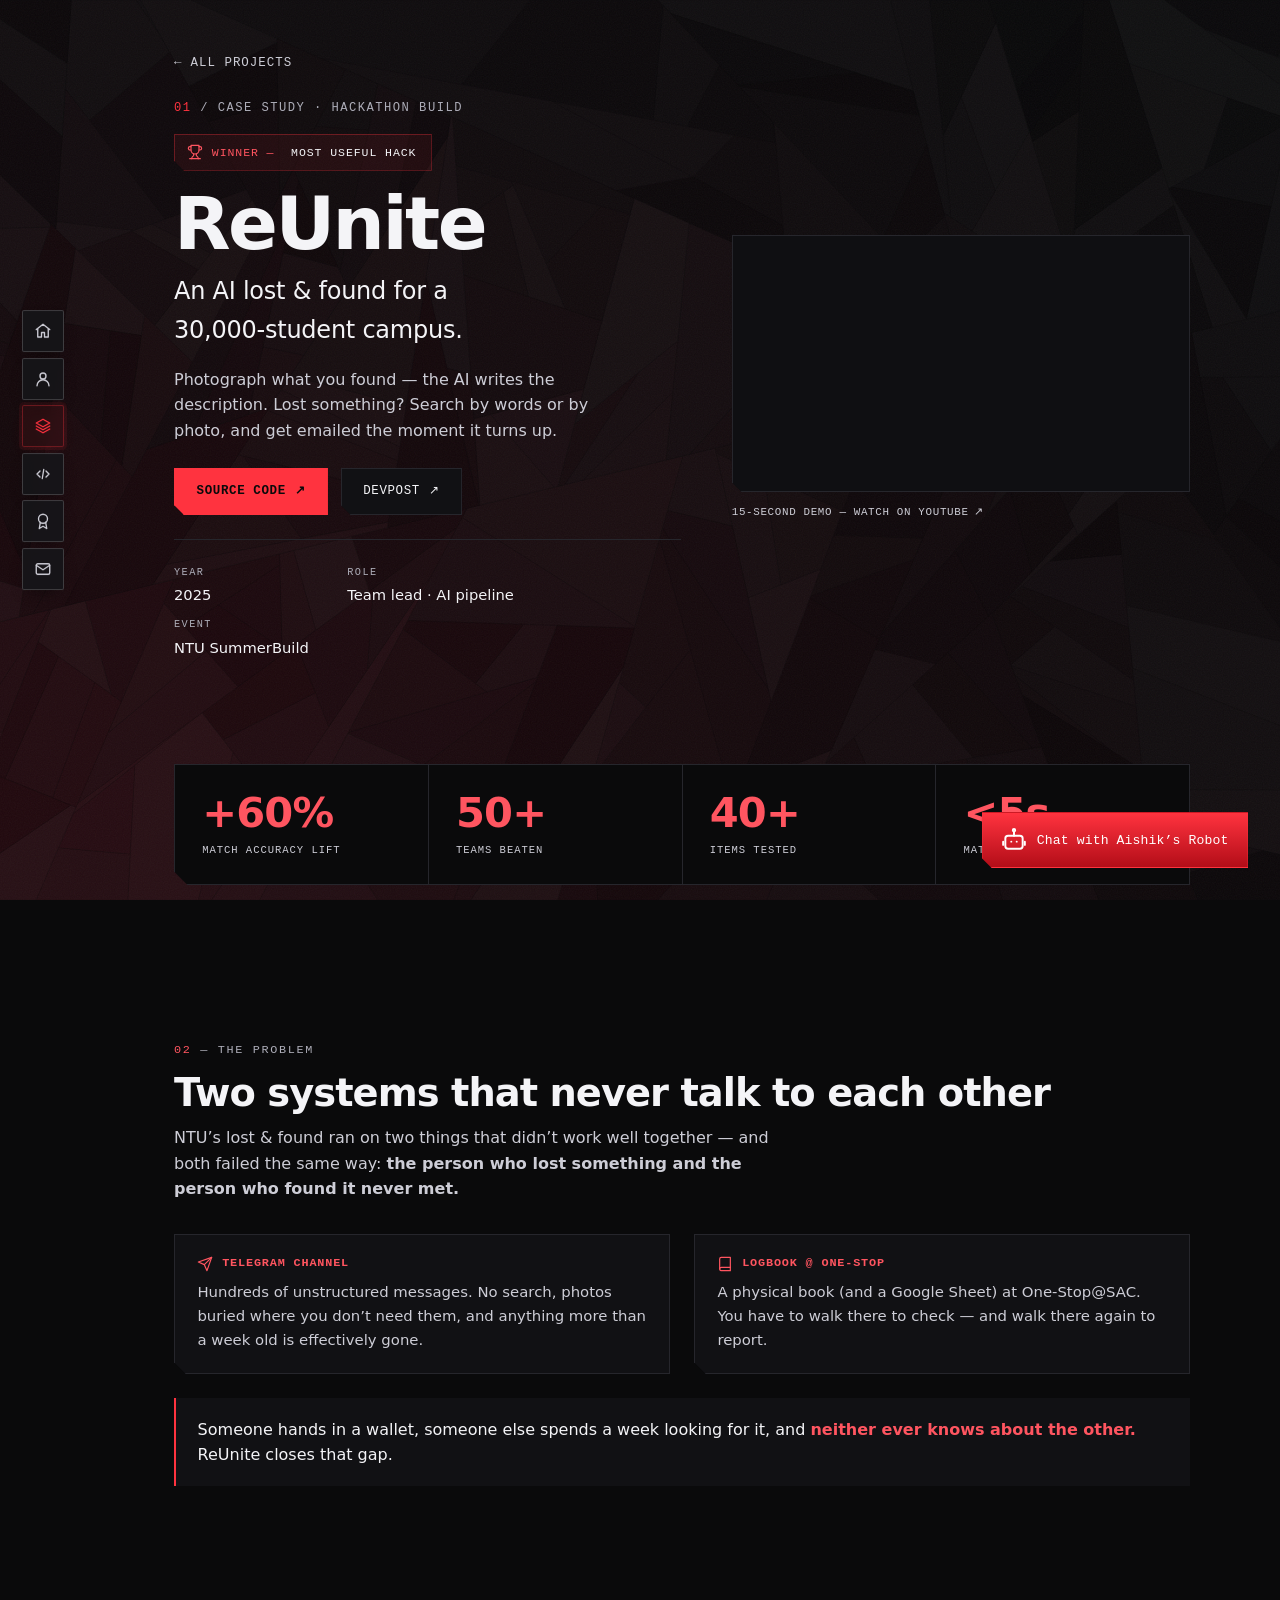
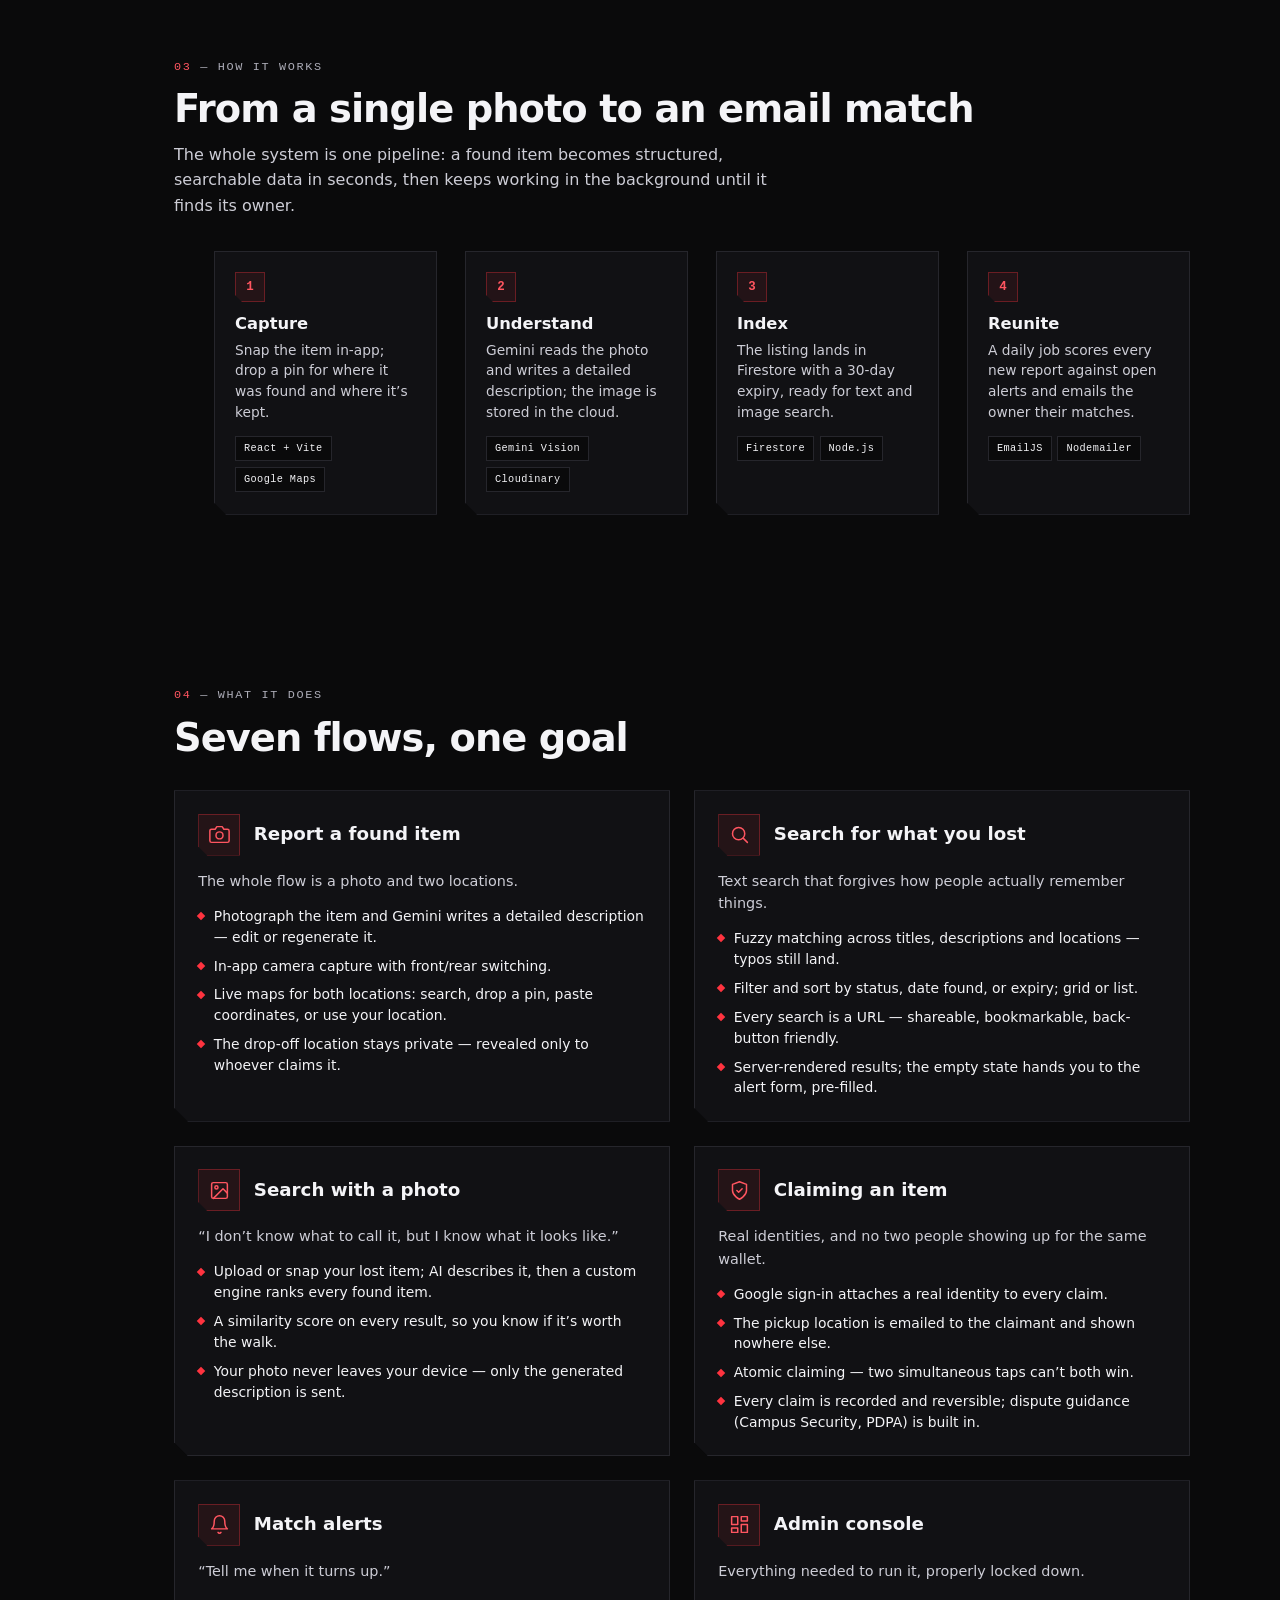
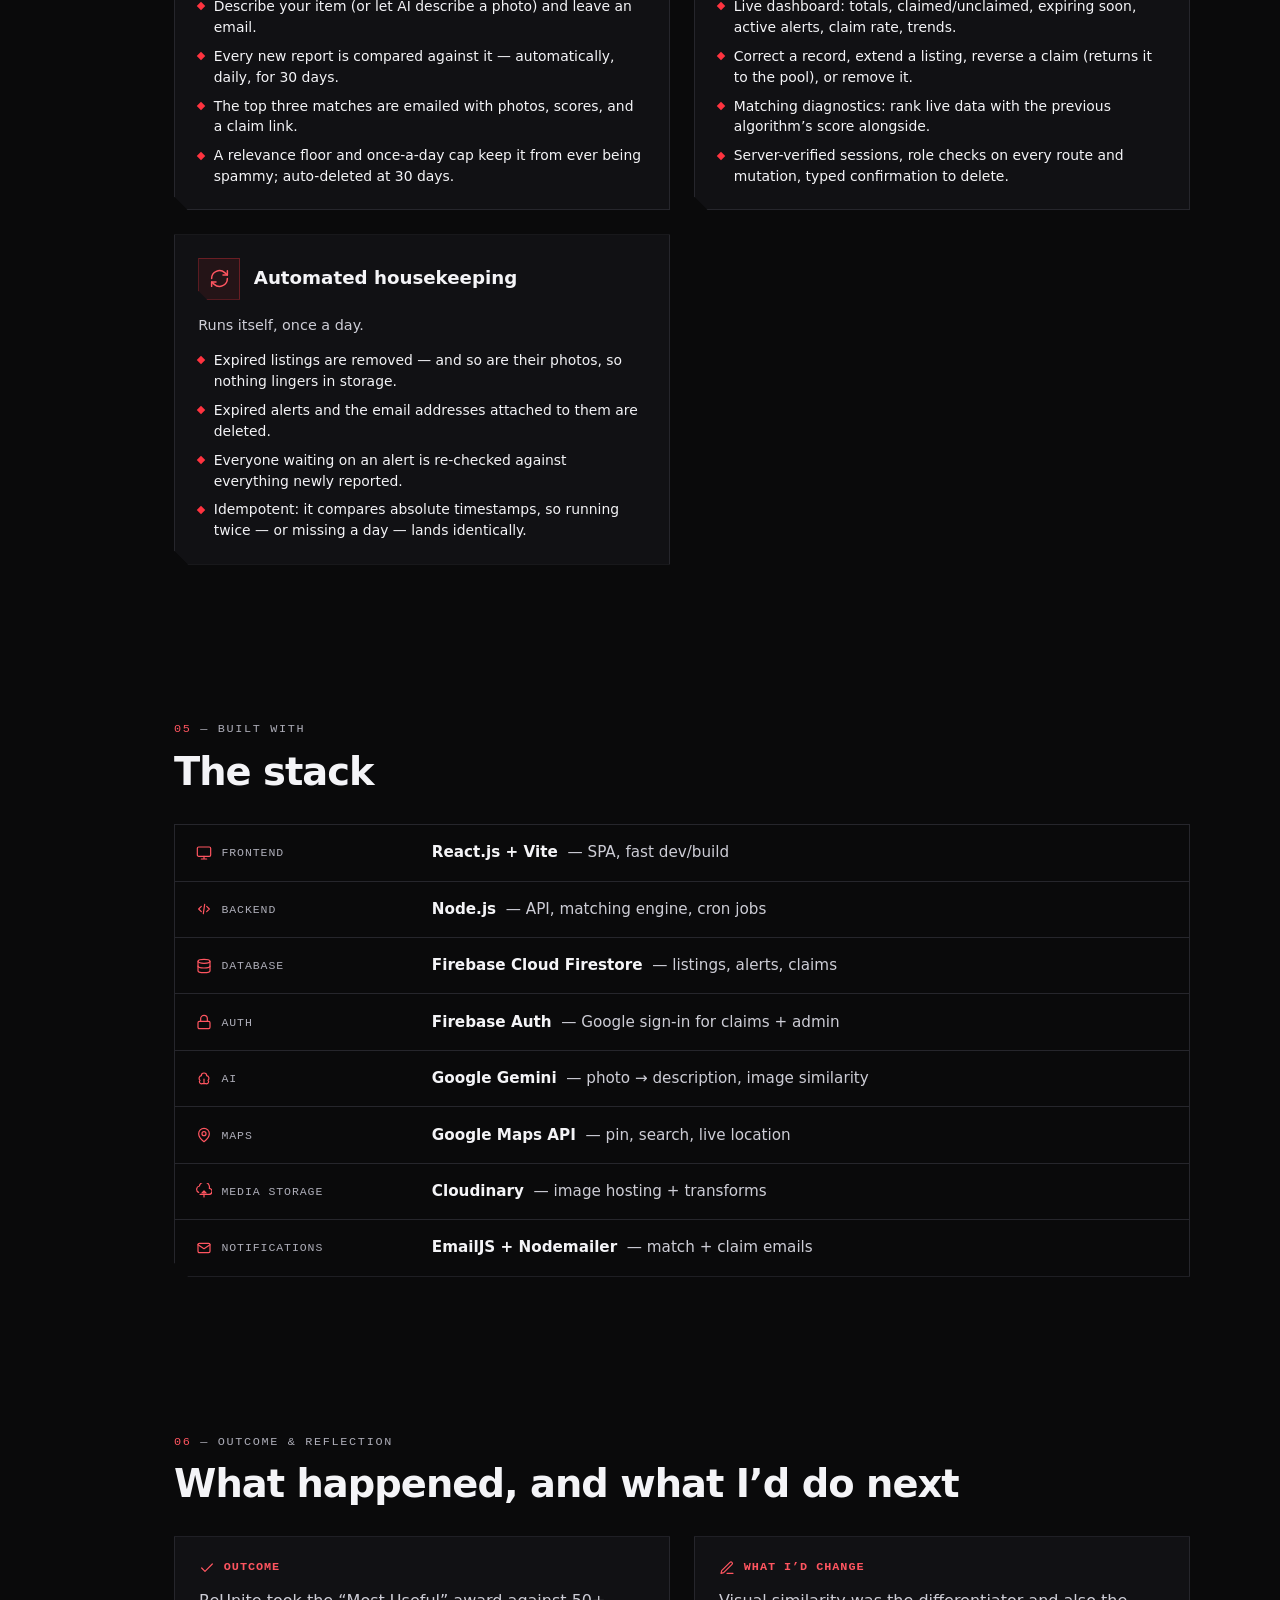
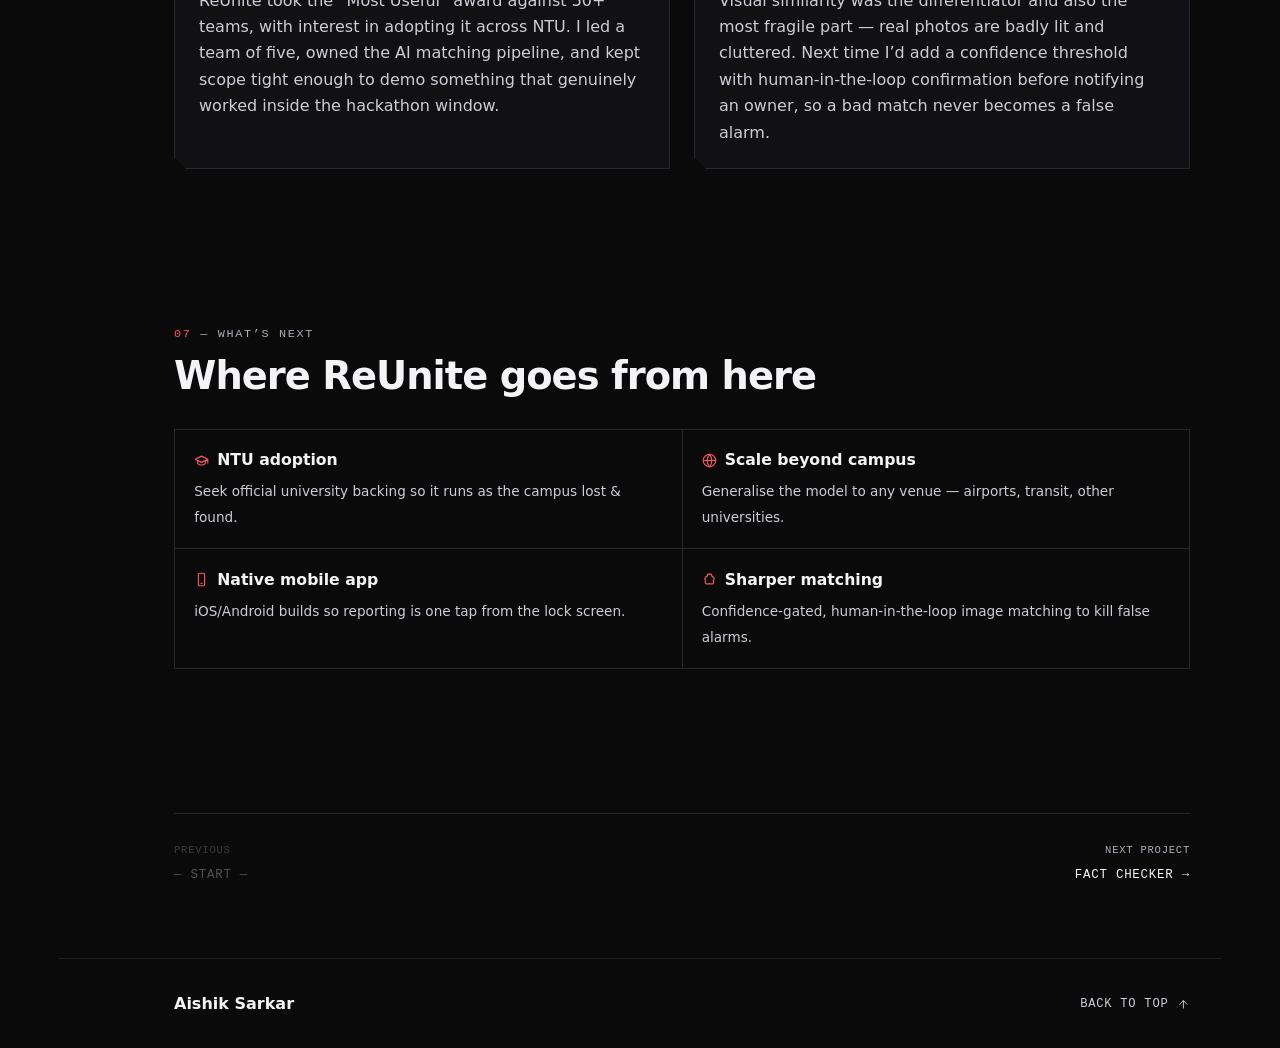
<file: projects/reunite.html>
<!DOCTYPE html>
<html lang="en">
<head>
  <meta charset="UTF-8" />
  <meta name="viewport" content="width=device-width, initial-scale=1.0" />
  <!-- Content-Security-Policy (defense-in-depth baseline — see index.html for the full rationale
       comment; meta delivery ignores frame-ancestors/report-uri/sandbox). -->
  <meta http-equiv="Content-Security-Policy" content="default-src 'self'; script-src 'self'; style-src 'self' 'unsafe-inline' https://fonts.googleapis.com; font-src 'self' https://fonts.gstatic.com; img-src 'self' data:; connect-src 'self' https://aishik-bot.ask14112001.workers.dev https://formspree.io; frame-src https://www.youtube-nocookie.com; form-action 'self' https://formspree.io; base-uri 'self'; object-src 'none'" />
  <title>ReUnite — Case study · Aishik Kumar Sarkar</title>
  <meta name="author" content="Aishik Kumar Sarkar" />
  <meta name="description" content="ReUnite: an AI-powered lost-and-found platform for NTU that won 'Most Useful Hack' at SummerBuild 2025. Photo-to-description with Gemini, image-similarity search, and daily email match alerts. A case study by Aishik Sarkar." />
  <meta name="theme-color" content="#0a0a0b" />
  <link rel="icon" href="data:image/svg+xml,%3Csvg%20xmlns='http://www.w3.org/2000/svg'%20viewBox='0%200%2032%2032'%3E%3Crect%20width='32'%20height='32'%20rx='4'%20fill='%230a0a0b'/%3E%3Ctext%20x='16'%20y='23'%20font-family='monospace'%20font-size='19'%20font-weight='700'%20text-anchor='middle'%20fill='%23ff333f'%3EA%3C/text%3E%3C/svg%3E" />
  <link rel="preconnect" href="https://fonts.googleapis.com" />
  <link rel="preconnect" href="https://fonts.gstatic.com" crossorigin />
  <link rel="stylesheet" href="https://fonts.googleapis.com/css2?family=IBM+Plex+Sans:wght@400;500;600&family=JetBrains+Mono:wght@400;500;700&family=Space+Grotesk:wght@500;600;700&display=swap" />
  <link rel="stylesheet" href="../css/styles.css?v=17" />
  <link rel="stylesheet" href="../css/case.css?v=2" />
  <link rel="stylesheet" href="../css/case-study.css?v=2" />
</head>

<body class="pagebg-shards">
  <a class="skip-link" href="#case">Skip to content</a>

  <div class="bg-ambient" aria-hidden="true">
    <div class="bg-grid"></div>
    <div class="bg-shape bg-shape--ring"></div>
    <div class="bg-shape bg-shape--diamond"></div>
    <div class="bg-shape bg-shape--hex"></div>
    <div class="bg-shape bg-shape--tri"></div>
    <div class="bg-shape bg-shape--plus bg-shape--plus-a"></div>
    <div class="bg-shape bg-shape--plus bg-shape--plus-b"></div>
    <div class="bg-grain"></div>
  </div>

  <!-- Side navigation (links back to the home sections) -->
  <nav class="sidenav" aria-label="Section navigation">
    <ul class="sidenav__list">
      <li><a class="sidenav__link" href="../index.html#hero" aria-label="Home"><span class="sidenav__icon" aria-hidden="true"><svg viewBox="0 0 24 24" fill="none" stroke="currentColor" stroke-width="1.8" stroke-linecap="round" stroke-linejoin="round"><path d="m3 10 9-7 9 7"/><path d="M5 9v11h5v-6h4v6h5V9"/></svg></span><span class="sidenav__label">Home</span></a></li>
      <li><a class="sidenav__link" href="../index.html#experience" aria-label="About"><span class="sidenav__icon" aria-hidden="true"><svg viewBox="0 0 24 24" fill="none" stroke="currentColor" stroke-width="1.8" stroke-linecap="round" stroke-linejoin="round"><path d="M20 21a8 8 0 1 0-16 0"/><circle cx="12" cy="8" r="4"/></svg></span><span class="sidenav__label">About</span></a></li>
      <li><a class="sidenav__link is-active" href="../index.html#projects" aria-label="Projects"><span class="sidenav__icon" aria-hidden="true"><svg viewBox="0 0 24 24" fill="none" stroke="currentColor" stroke-width="1.8" stroke-linecap="round" stroke-linejoin="round"><path d="m12 3 9 5-9 5-9-5 9-5Z"/><path d="m3 12 9 5 9-5"/><path d="m3 16 9 5 9-5"/></svg></span><span class="sidenav__label">Projects</span></a></li>
      <li><a class="sidenav__link" href="../index.html#skills" aria-label="Skills"><span class="sidenav__icon" aria-hidden="true"><svg viewBox="0 0 24 24" fill="none" stroke="currentColor" stroke-width="1.8" stroke-linecap="round" stroke-linejoin="round"><path d="m8 8-4 4 4 4"/><path d="m16 8 4 4-4 4"/><path d="m13 6-2 12"/></svg></span><span class="sidenav__label">Skills</span></a></li>
      <li><a class="sidenav__link" href="../index.html#certificates" aria-label="Certificates"><span class="sidenav__icon" aria-hidden="true"><svg viewBox="0 0 24 24" fill="none" stroke="currentColor" stroke-width="1.8" stroke-linecap="round" stroke-linejoin="round"><circle cx="12" cy="9" r="6"/><path d="M8.5 13.5 7 22l5-3 5 3-1.5-8.5"/></svg></span><span class="sidenav__label">Certificates</span></a></li>
      <li><a class="sidenav__link" href="../index.html#contact" aria-label="Contact"><span class="sidenav__icon" aria-hidden="true"><svg viewBox="0 0 24 24" fill="none" stroke="currentColor" stroke-width="1.8" stroke-linecap="round" stroke-linejoin="round"><rect x="3" y="5" width="18" height="14" rx="2"/><path d="m3 7 9 6 9-6"/></svg></span><span class="sidenav__label">Contact</span></a></li>
    </ul>
  </nav>

  <button class="nav-toggle" aria-label="Open navigation menu" aria-expanded="false" aria-controls="mobile-drawer">
    <span class="nav-toggle__bar"></span><span class="nav-toggle__bar"></span><span class="nav-toggle__bar"></span>
  </button>
  <div class="mobile-drawer" id="mobile-drawer" role="dialog" aria-modal="true" aria-label="Navigation menu" hidden>
    <nav class="mobile-drawer__nav" aria-label="Section navigation (mobile)">
      <a class="mobile-drawer__link" href="../index.html#hero"><span class="mobile-drawer__idx">01</span> Home</a>
      <a class="mobile-drawer__link" href="../index.html#experience"><span class="mobile-drawer__idx">02</span> About</a>
      <a class="mobile-drawer__link" href="../index.html#projects"><span class="mobile-drawer__idx">03</span> Projects</a>
      <a class="mobile-drawer__link" href="../index.html#skills"><span class="mobile-drawer__idx">04</span> Skills</a>
      <a class="mobile-drawer__link" href="../index.html#certificates"><span class="mobile-drawer__idx">05</span> Certificates</a>
      <a class="mobile-drawer__link" href="../index.html#contact"><span class="mobile-drawer__idx">06</span> Contact</a>
    </nav>
  </div>

  <main id="case" class="ru">

    <!-- ============ HERO ============ -->
    <header class="ru-hero ru-wrap">
      <a class="back-link" href="index.html"><span aria-hidden="true">←</span> All projects</a>
      <div class="ru-hero__grid">
        <div class="ru-hero__body">
          <p class="ru-eyebrow"><span class="idx">01</span> / Case study · Hackathon build</p>
          <span class="ru-award">
            <svg viewBox="0 0 24 24" fill="none" stroke="currentColor" stroke-width="1.7" stroke-linecap="round" stroke-linejoin="round" aria-hidden="true"><path d="M6 9H4.5a2.5 2.5 0 0 1 0-5H6"/><path d="M18 9h1.5a2.5 2.5 0 0 0 0-5H18"/><path d="M4 22h16"/><path d="M10 14.66V17c0 .55-.47.98-.97 1.21C7.85 18.75 7 20.24 7 22"/><path d="M14 14.66V17c0 .55.47.98.97 1.21C16.15 18.75 17 20.24 17 22"/><path d="M18 2H6v7a6 6 0 0 0 12 0V2Z"/></svg>
            Winner —&nbsp;<b>Most Useful Hack</b>
          </span>
          <h1 class="ru-hero__title">ReUnite</h1>
          <p class="ru-hero__tagline">An AI lost &amp; found for a 30,000-student campus.</p>
          <p class="ru-hero__lead">
            Photograph what you found — the AI writes the description. Lost something? Search by
            words or by photo, and get emailed the moment it turns up.
          </p>
          <div class="ru-cta">
            <a class="btn btn--primary" href="https://github.com/Aishik-KS" target="_blank" rel="noopener noreferrer">Source code <span aria-hidden="true">↗</span></a>
            <a class="btn" href="https://devpost.com/software/reunite-rna8vw" target="_blank" rel="noopener noreferrer">Devpost <span aria-hidden="true">↗</span></a>
          </div>
          <ul class="ru-hero__meta">
            <li><span>Year</span> 2025</li>
            <li><span>Role</span> Team lead · AI pipeline</li>
            <li><span>Event</span> NTU SummerBuild</li>
          </ul>
        </div>

        <div class="ru-hero__media">
          <div class="ru-video">
            <iframe src="https://www.youtube-nocookie.com/embed/UL99PVjVZSM?rel=0&modestbranding=1" title="ReUnite — 15-second product demo" loading="lazy" allow="accelerometer; encrypted-media; gyroscope; picture-in-picture; web-share" allowfullscreen></iframe>
          </div>
          <a class="ru-video__link" href="https://www.youtube.com/watch?v=UL99PVjVZSM" target="_blank" rel="noopener noreferrer">15-second demo — watch on YouTube <span aria-hidden="true">↗</span></a>
        </div>
      </div>
    </header>

    <!-- ============ RESULTS ============ -->
    <section class="ru-section ru-wrap" aria-label="Results">
      <div class="ru-stats">
        <div class="ru-stat"><b>+60%</b><span>Match accuracy lift</span></div>
        <div class="ru-stat"><b>50+</b><span>Teams beaten</span></div>
        <div class="ru-stat"><b>40+</b><span>Items tested</span></div>
        <div class="ru-stat"><b>&lt;5s</b><span>Match alerts</span></div>
      </div>
    </section>

    <!-- ============ PROBLEM ============ -->
    <section class="ru-section ru-wrap">
      <div class="ru-shead">
        <p class="ru-shead__idx"><b>02</b> — The problem</p>
        <h2 class="ru-shead__title">Two systems that never talk to each other</h2>
        <p class="ru-shead__sub">
          NTU’s lost &amp; found ran on two things that didn’t work well together — and both failed the
          same way: <strong>the person who lost something and the person who found it never met.</strong>
        </p>
      </div>
      <div class="ru-compare">
        <div class="ru-xcard">
          <h3><svg viewBox="0 0 24 24" fill="none" stroke="currentColor" stroke-width="1.8" stroke-linecap="round" stroke-linejoin="round" aria-hidden="true"><path d="m22 2-7 20-4-9-9-4Z"/><path d="M22 2 11 13"/></svg> Telegram channel</h3>
          <p>Hundreds of unstructured messages. No search, photos buried where you don’t need them, and
            anything more than a week old is effectively gone.</p>
        </div>
        <div class="ru-xcard">
          <h3><svg viewBox="0 0 24 24" fill="none" stroke="currentColor" stroke-width="1.8" stroke-linecap="round" stroke-linejoin="round" aria-hidden="true"><path d="M4 19.5A2.5 2.5 0 0 1 6.5 17H20"/><path d="M6.5 2H20v20H6.5A2.5 2.5 0 0 1 4 19.5v-15A2.5 2.5 0 0 1 6.5 2Z"/></svg> Logbook @ One-Stop</h3>
          <p>A physical book (and a Google Sheet) at One-Stop@SAC. You have to walk there to check — and
            walk there again to report.</p>
        </div>
      </div>
      <p class="ru-gap">
        Someone hands in a wallet, someone else spends a week looking for it, and <strong>neither ever
        knows about the other.</strong> ReUnite closes that gap.
      </p>
    </section>

    <!-- ============ HOW IT WORKS (architecture) ============ -->
    <section class="ru-section ru-wrap">
      <div class="ru-shead">
        <p class="ru-shead__idx"><b>03</b> — How it works</p>
        <h2 class="ru-shead__title">From a single photo to an email match</h2>
        <p class="ru-shead__sub">
          The whole system is one pipeline: a found item becomes structured, searchable data in seconds,
          then keeps working in the background until it finds its owner.
        </p>
      </div>
      <ol class="ru-flow">
        <li class="ru-stage">
          <span class="ru-stage__num">1</span>
          <h3 class="ru-stage__title">Capture</h3>
          <p class="ru-stage__desc">Snap the item in-app; drop a pin for where it was found and where it’s kept.</p>
          <div class="ru-stage__tech"><span class="ru-chip">React + Vite</span><span class="ru-chip">Google Maps</span></div>
        </li>
        <li class="ru-stage">
          <span class="ru-stage__num">2</span>
          <h3 class="ru-stage__title">Understand</h3>
          <p class="ru-stage__desc">Gemini reads the photo and writes a detailed description; the image is stored in the cloud.</p>
          <div class="ru-stage__tech"><span class="ru-chip">Gemini Vision</span><span class="ru-chip">Cloudinary</span></div>
        </li>
        <li class="ru-stage">
          <span class="ru-stage__num">3</span>
          <h3 class="ru-stage__title">Index</h3>
          <p class="ru-stage__desc">The listing lands in Firestore with a 30-day expiry, ready for text and image search.</p>
          <div class="ru-stage__tech"><span class="ru-chip">Firestore</span><span class="ru-chip">Node.js</span></div>
        </li>
        <li class="ru-stage">
          <span class="ru-stage__num">4</span>
          <h3 class="ru-stage__title">Reunite</h3>
          <p class="ru-stage__desc">A daily job scores every new report against open alerts and emails the owner their matches.</p>
          <div class="ru-stage__tech"><span class="ru-chip">EmailJS</span><span class="ru-chip">Nodemailer</span></div>
        </li>
      </ol>
    </section>

    <!-- ============ FEATURES ============ -->
    <section class="ru-section ru-wrap">
      <div class="ru-shead">
        <p class="ru-shead__idx"><b>04</b> — What it does</p>
        <h2 class="ru-shead__title">Seven flows, one goal</h2>
      </div>
      <div class="ru-features">
        <article class="ru-feature">
          <div class="ru-feature__head">
            <span class="ru-feature__icon" aria-hidden="true"><svg viewBox="0 0 24 24" fill="none" stroke="currentColor" stroke-width="1.7" stroke-linecap="round" stroke-linejoin="round"><path d="M23 19a2 2 0 0 1-2 2H3a2 2 0 0 1-2-2V8a2 2 0 0 1 2-2h4l2-3h6l2 3h4a2 2 0 0 1 2 2z"/><circle cx="12" cy="13" r="4"/></svg></span>
            <h3>Report a found item</h3>
          </div>
          <p class="ru-feature__lead">The whole flow is a photo and two locations.</p>
          <ul>
            <li>Photograph the item and Gemini writes a detailed description — edit or regenerate it.</li>
            <li>In-app camera capture with front/rear switching.</li>
            <li>Live maps for both locations: search, drop a pin, paste coordinates, or use your location.</li>
            <li>The drop-off location stays private — revealed only to whoever claims it.</li>
          </ul>
        </article>

        <article class="ru-feature">
          <div class="ru-feature__head">
            <span class="ru-feature__icon" aria-hidden="true"><svg viewBox="0 0 24 24" fill="none" stroke="currentColor" stroke-width="1.7" stroke-linecap="round" stroke-linejoin="round"><circle cx="11" cy="11" r="7"/><path d="m21 21-4.3-4.3"/></svg></span>
            <h3>Search for what you lost</h3>
          </div>
          <p class="ru-feature__lead">Text search that forgives how people actually remember things.</p>
          <ul>
            <li>Fuzzy matching across titles, descriptions and locations — typos still land.</li>
            <li>Filter and sort by status, date found, or expiry; grid or list.</li>
            <li>Every search is a URL — shareable, bookmarkable, back-button friendly.</li>
            <li>Server-rendered results; the empty state hands you to the alert form, pre-filled.</li>
          </ul>
        </article>

        <article class="ru-feature">
          <div class="ru-feature__head">
            <span class="ru-feature__icon" aria-hidden="true"><svg viewBox="0 0 24 24" fill="none" stroke="currentColor" stroke-width="1.7" stroke-linecap="round" stroke-linejoin="round"><rect x="3" y="3" width="18" height="18" rx="2"/><circle cx="8.5" cy="8.5" r="1.8"/><path d="m21 15-5-5L5 21"/></svg></span>
            <h3>Search with a photo</h3>
          </div>
          <p class="ru-feature__lead">“I don’t know what to call it, but I know what it looks like.”</p>
          <ul>
            <li>Upload or snap your lost item; AI describes it, then a custom engine ranks every found item.</li>
            <li>A similarity score on every result, so you know if it’s worth the walk.</li>
            <li>Your photo never leaves your device — only the generated description is sent.</li>
          </ul>
        </article>

        <article class="ru-feature">
          <div class="ru-feature__head">
            <span class="ru-feature__icon" aria-hidden="true"><svg viewBox="0 0 24 24" fill="none" stroke="currentColor" stroke-width="1.7" stroke-linecap="round" stroke-linejoin="round"><path d="M12 22s8-4 8-10V5l-8-3-8 3v7c0 6 8 10 8 10Z"/><path d="m9 12 2 2 4-4"/></svg></span>
            <h3>Claiming an item</h3>
          </div>
          <p class="ru-feature__lead">Real identities, and no two people showing up for the same wallet.</p>
          <ul>
            <li>Google sign-in attaches a real identity to every claim.</li>
            <li>The pickup location is emailed to the claimant and shown nowhere else.</li>
            <li>Atomic claiming — two simultaneous taps can’t both win.</li>
            <li>Every claim is recorded and reversible; dispute guidance (Campus Security, PDPA) is built in.</li>
          </ul>
        </article>

        <article class="ru-feature">
          <div class="ru-feature__head">
            <span class="ru-feature__icon" aria-hidden="true"><svg viewBox="0 0 24 24" fill="none" stroke="currentColor" stroke-width="1.7" stroke-linecap="round" stroke-linejoin="round"><path d="M6 8a6 6 0 0 1 12 0c0 7 3 9 3 9H3s3-2 3-9"/><path d="M10.3 21a1.94 1.94 0 0 0 3.4 0"/></svg></span>
            <h3>Match alerts</h3>
          </div>
          <p class="ru-feature__lead">“Tell me when it turns up.”</p>
          <ul>
            <li>Describe your item (or let AI describe a photo) and leave an email.</li>
            <li>Every new report is compared against it — automatically, daily, for 30 days.</li>
            <li>The top three matches are emailed with photos, scores, and a claim link.</li>
            <li>A relevance floor and once-a-day cap keep it from ever being spammy; auto-deleted at 30 days.</li>
          </ul>
        </article>

        <article class="ru-feature">
          <div class="ru-feature__head">
            <span class="ru-feature__icon" aria-hidden="true"><svg viewBox="0 0 24 24" fill="none" stroke="currentColor" stroke-width="1.7" stroke-linecap="round" stroke-linejoin="round"><rect x="3" y="3" width="7" height="9"/><rect x="14" y="3" width="7" height="5"/><rect x="14" y="12" width="7" height="9"/><rect x="3" y="16" width="7" height="5"/></svg></span>
            <h3>Admin console</h3>
          </div>
          <p class="ru-feature__lead">Everything needed to run it, properly locked down.</p>
          <ul>
            <li>Live dashboard: totals, claimed/unclaimed, expiring soon, active alerts, claim rate, trends.</li>
            <li>Correct a record, extend a listing, reverse a claim (returns it to the pool), or remove it.</li>
            <li>Matching diagnostics: rank live data with the previous algorithm’s score alongside.</li>
            <li>Server-verified sessions, role checks on every route and mutation, typed confirmation to delete.</li>
          </ul>
        </article>

        <article class="ru-feature">
          <div class="ru-feature__head">
            <span class="ru-feature__icon" aria-hidden="true"><svg viewBox="0 0 24 24" fill="none" stroke="currentColor" stroke-width="1.7" stroke-linecap="round" stroke-linejoin="round"><path d="M3 12a9 9 0 0 1 15-6.7L21 8"/><path d="M21 3v5h-5"/><path d="M21 12a9 9 0 0 1-15 6.7L3 16"/><path d="M3 21v-5h5"/></svg></span>
            <h3>Automated housekeeping</h3>
          </div>
          <p class="ru-feature__lead">Runs itself, once a day.</p>
          <ul>
            <li>Expired listings are removed — and so are their photos, so nothing lingers in storage.</li>
            <li>Expired alerts and the email addresses attached to them are deleted.</li>
            <li>Everyone waiting on an alert is re-checked against everything newly reported.</li>
            <li>Idempotent: it compares absolute timestamps, so running twice — or missing a day — lands identically.</li>
          </ul>
        </article>
      </div>
    </section>

    <!-- ============ TECH STACK ============ -->
    <section class="ru-section ru-wrap">
      <div class="ru-shead">
        <p class="ru-shead__idx"><b>05</b> — Built with</p>
        <h2 class="ru-shead__title">The stack</h2>
      </div>
      <div class="ru-stack">
        <div class="ru-stack__row">
          <div class="ru-stack__k"><svg viewBox="0 0 24 24" fill="none" stroke="currentColor" stroke-width="1.8" stroke-linecap="round" stroke-linejoin="round" aria-hidden="true"><rect x="2" y="3" width="20" height="14" rx="2"/><path d="M8 21h8M12 17v4"/></svg> Frontend</div>
          <div class="ru-stack__v"><b>React.js + Vite</b> &nbsp;<em>— SPA, fast dev/build</em></div>
        </div>
        <div class="ru-stack__row">
          <div class="ru-stack__k"><svg viewBox="0 0 24 24" fill="none" stroke="currentColor" stroke-width="1.8" stroke-linecap="round" stroke-linejoin="round" aria-hidden="true"><path d="m8 8-4 4 4 4"/><path d="m16 8 4 4-4 4"/><path d="m13 5-2 14"/></svg> Backend</div>
          <div class="ru-stack__v"><b>Node.js</b> &nbsp;<em>— API, matching engine, cron jobs</em></div>
        </div>
        <div class="ru-stack__row">
          <div class="ru-stack__k"><svg viewBox="0 0 24 24" fill="none" stroke="currentColor" stroke-width="1.8" stroke-linecap="round" stroke-linejoin="round" aria-hidden="true"><ellipse cx="12" cy="5" rx="9" ry="3"/><path d="M3 5v14a9 3 0 0 0 18 0V5"/><path d="M3 12a9 3 0 0 0 18 0"/></svg> Database</div>
          <div class="ru-stack__v"><b>Firebase Cloud Firestore</b> &nbsp;<em>— listings, alerts, claims</em></div>
        </div>
        <div class="ru-stack__row">
          <div class="ru-stack__k"><svg viewBox="0 0 24 24" fill="none" stroke="currentColor" stroke-width="1.8" stroke-linecap="round" stroke-linejoin="round" aria-hidden="true"><rect x="3" y="11" width="18" height="11" rx="2"/><path d="M7 11V7a5 5 0 0 1 10 0v4"/></svg> Auth</div>
          <div class="ru-stack__v"><b>Firebase Auth</b> &nbsp;<em>— Google sign-in for claims + admin</em></div>
        </div>
        <div class="ru-stack__row">
          <div class="ru-stack__k"><svg viewBox="0 0 24 24" fill="none" stroke="currentColor" stroke-width="1.8" stroke-linecap="round" stroke-linejoin="round" aria-hidden="true"><path d="M12 3a4 4 0 0 1 4 4 4 4 0 0 1 2 7 3 3 0 0 1-3 5H9a3 3 0 0 1-3-5 4 4 0 0 1 2-7 4 4 0 0 1 4-4Z"/><path d="M12 12v6"/></svg> AI</div>
          <div class="ru-stack__v"><b>Google Gemini</b> &nbsp;<em>— photo → description, image similarity</em></div>
        </div>
        <div class="ru-stack__row">
          <div class="ru-stack__k"><svg viewBox="0 0 24 24" fill="none" stroke="currentColor" stroke-width="1.8" stroke-linecap="round" stroke-linejoin="round" aria-hidden="true"><path d="M20 10c0 6-8 12-8 12s-8-6-8-12a8 8 0 0 1 16 0Z"/><circle cx="12" cy="10" r="3"/></svg> Maps</div>
          <div class="ru-stack__v"><b>Google Maps API</b> &nbsp;<em>— pin, search, live location</em></div>
        </div>
        <div class="ru-stack__row">
          <div class="ru-stack__k"><svg viewBox="0 0 24 24" fill="none" stroke="currentColor" stroke-width="1.8" stroke-linecap="round" stroke-linejoin="round" aria-hidden="true"><path d="M4 14a5 5 0 0 1 1-9.5A6 6 0 0 1 20 8a4.5 4.5 0 0 1-1 9H6"/><path d="m9 15 3-3 3 3M12 12v9"/></svg> Media storage</div>
          <div class="ru-stack__v"><b>Cloudinary</b> &nbsp;<em>— image hosting + transforms</em></div>
        </div>
        <div class="ru-stack__row">
          <div class="ru-stack__k"><svg viewBox="0 0 24 24" fill="none" stroke="currentColor" stroke-width="1.8" stroke-linecap="round" stroke-linejoin="round" aria-hidden="true"><rect x="3" y="5" width="18" height="14" rx="2"/><path d="m3 7 9 6 9-6"/></svg> Notifications</div>
          <div class="ru-stack__v"><b>EmailJS + Nodemailer</b> &nbsp;<em>— match + claim emails</em></div>
        </div>
      </div>
    </section>

    <!-- ============ REFLECTION ============ -->
    <section class="ru-section ru-wrap">
      <div class="ru-shead">
        <p class="ru-shead__idx"><b>06</b> — Outcome &amp; reflection</p>
        <h2 class="ru-shead__title">What happened, and what I’d do next</h2>
      </div>
      <div class="ru-reflect">
        <div class="ru-note">
          <h3><svg viewBox="0 0 24 24" fill="none" stroke="currentColor" stroke-width="1.8" stroke-linecap="round" stroke-linejoin="round" aria-hidden="true"><path d="M20 6 9 17l-5-5"/></svg> Outcome</h3>
          <p>
            ReUnite took the “Most Useful” award against 50+ teams, with interest in adopting it across
            NTU. I led a team of five, owned the AI matching pipeline, and kept scope tight enough to demo
            something that genuinely worked inside the hackathon window.
          </p>
        </div>
        <div class="ru-note">
          <h3><svg viewBox="0 0 24 24" fill="none" stroke="currentColor" stroke-width="1.8" stroke-linecap="round" stroke-linejoin="round" aria-hidden="true"><path d="M12 20h9"/><path d="M16.5 3.5a2.1 2.1 0 0 1 3 3L7 19l-4 1 1-4Z"/></svg> What I’d change</h3>
          <p>
            Visual similarity was the differentiator and also the most fragile part — real photos are
            badly lit and cluttered. Next time I’d add a confidence threshold with human-in-the-loop
            confirmation before notifying an owner, so a bad match never becomes a false alarm.
          </p>
        </div>
      </div>
    </section>

    <!-- ============ ROADMAP ============ -->
    <section class="ru-section ru-wrap">
      <div class="ru-shead">
        <p class="ru-shead__idx"><b>07</b> — What’s next</p>
        <h2 class="ru-shead__title">Where ReUnite goes from here</h2>
      </div>
      <div class="ru-road">
        <div class="ru-road__item">
          <b><svg viewBox="0 0 24 24" fill="none" stroke="currentColor" stroke-width="1.8" stroke-linecap="round" stroke-linejoin="round" aria-hidden="true"><path d="M22 10v6M2 10l10-5 10 5-10 5z"/><path d="M6 12v5c3 3 9 3 12 0v-5"/></svg> NTU adoption</b>
          <span>Seek official university backing so it runs as the campus lost &amp; found.</span>
        </div>
        <div class="ru-road__item">
          <b><svg viewBox="0 0 24 24" fill="none" stroke="currentColor" stroke-width="1.8" stroke-linecap="round" stroke-linejoin="round" aria-hidden="true"><circle cx="12" cy="12" r="10"/><path d="M2 12h20M12 2a15 15 0 0 1 0 20 15 15 0 0 1 0-20Z"/></svg> Scale beyond campus</b>
          <span>Generalise the model to any venue — airports, transit, other universities.</span>
        </div>
        <div class="ru-road__item">
          <b><svg viewBox="0 0 24 24" fill="none" stroke="currentColor" stroke-width="1.8" stroke-linecap="round" stroke-linejoin="round" aria-hidden="true"><rect x="7" y="2" width="10" height="20" rx="2"/><path d="M11 18h2"/></svg> Native mobile app</b>
          <span>iOS/Android builds so reporting is one tap from the lock screen.</span>
        </div>
        <div class="ru-road__item">
          <b><svg viewBox="0 0 24 24" fill="none" stroke="currentColor" stroke-width="1.8" stroke-linecap="round" stroke-linejoin="round" aria-hidden="true"><path d="M12 3a4 4 0 0 1 4 4 4 4 0 0 1 2 7 3 3 0 0 1-3 5H9a3 3 0 0 1-3-5 4 4 0 0 1 2-7 4 4 0 0 1 4-4Z"/></svg> Sharper matching</b>
          <span>Confidence-gated, human-in-the-loop image matching to kill false alarms.</span>
        </div>
      </div>
    </section>

    <!-- ============ NEXT PROJECT ============ -->
    <section class="ru-section ru-wrap">
      <nav class="case-nav" aria-label="Project navigation" style="margin-top: 0;">
        <span class="disabled"><span class="lbl">Previous</span>— start —</span>
        <a href="fact-checker.html" style="text-align:right;"><span class="lbl">Next project</span>Fact Checker →</a>
      </nav>
    </section>
  </main>

  <footer class="footer">
    <p class="footer__name">Aishik Sarkar</p>
    <a class="footer__top" href="#" data-scroll-top>
      Back to top
      <svg aria-hidden="true" viewBox="0 0 24 24" fill="none" stroke="currentColor" stroke-width="1.8" stroke-linecap="round" stroke-linejoin="round"><path d="M12 19V5"/><path d="m5 12 7-7 7 7"/></svg>
    </a>
  </footer>

  <!-- Aishik's Robot -->
  <div class="chat" id="chat">
    <button class="chat__fab" type="button" data-chat-toggle aria-label="Open Aishik's Robot" aria-expanded="false" aria-controls="chat-panel">
      <svg class="chat__fab-icon" aria-hidden="true" viewBox="0 0 24 24" fill="none" stroke="currentColor" stroke-width="1.8" stroke-linecap="round" stroke-linejoin="round"><rect x="4" y="8" width="16" height="12" rx="2.5"/><path d="M12 8V4.5"/><circle cx="12" cy="3" r="1.1"/><path d="M9.5 13.5h.01M14.5 13.5h.01"/><path d="M2 13.5v3M22 13.5v3"/></svg>
      <svg class="chat__fab-close" aria-hidden="true" viewBox="0 0 24 24" fill="none" stroke="currentColor" stroke-width="2" stroke-linecap="round" stroke-linejoin="round"><path d="M18 6 6 18M6 6l12 12"/></svg>
      <span class="chat__fab-ping" aria-hidden="true"></span>
    </button>
    <div class="chat__panel" id="chat-panel" role="dialog" aria-label="Aishik's Robot — ask about Aishik" hidden>
      <header class="chat__header">
        <span class="chat__avatar" aria-hidden="true"><svg viewBox="0 0 24 24" fill="none" stroke="currentColor" stroke-width="1.7" stroke-linecap="round" stroke-linejoin="round"><rect x="4" y="8" width="16" height="12" rx="2.5"/><path d="M12 8V4.5"/><circle cx="12" cy="3" r="1.1"/><path d="M9.5 13.5h.01M14.5 13.5h.01"/><path d="M2 13.5v3M22 13.5v3"/></svg></span>
        <span class="chat__id"><span class="chat__name">Aishik&rsquo;s Robot</span><span class="chat__status"><span class="chat__status-dot" aria-hidden="true"></span> online · ask me anything</span></span>
        <button class="chat__close" type="button" data-chat-close aria-label="Close chat"><svg viewBox="0 0 24 24" fill="none" stroke="currentColor" stroke-width="2" stroke-linecap="round" stroke-linejoin="round"><path d="M18 6 6 18M6 6l12 12"/></svg></button>
      </header>
      <div class="chat__log" data-chat-log role="log" aria-live="polite"></div>
      <div class="chat__suggest" data-chat-suggest aria-label="Suggested questions"></div>
      <form class="chat__form" data-chat-form>
        <input class="chat__input" data-chat-input type="text" autocomplete="off" placeholder="Ask about my work, projects, skills…" aria-label="Type your question to Aishik's Robot" />
        <button class="chat__send" type="submit" aria-label="Send message"><svg viewBox="0 0 24 24" fill="none" stroke="currentColor" stroke-width="1.9" stroke-linecap="round" stroke-linejoin="round"><path d="M22 2 11 13"/><path d="M22 2 15 22l-4-9-9-4 20-7Z"/></svg></button>
      </form>
    </div>
  </div>

  <script src="../js/main.js?v=3"></script>
  <script src="../js/chatbot.js?v=7"></script>
</body>
</html>
</file>
<file: css/styles.css>
/* =============================================================
   Aishik Sarkar — portfolio
   Plain CSS. All theming lives in the custom properties below.
   Sections:
     1.  Design tokens (:root)
     2.  Reset & base
     3.  Typography helpers
     4.  Layout primitives (buttons, icons, reveal)
     5.  Ambient background
     6.  Side navigation (rail) + mobile drawer
     7.  Hero
     8.  Section scaffolding
     9.  Section intro + tabs (Experience/Education/Leadership)
     10. Experience timeline (reused inside the tab panels)
     11. Projects
     13. Skills
     14. Certificates
     15. Contact + footer
     15b. Aishik's Robot — chat widget
     16. Responsive breakpoints
     17. Reduced motion
   ============================================================= */

/* ---------- 1. Design tokens ---------- */
:root {
  /* Layered near-blacks — never pure #000 (avoids OLED smear, gives depth). */
  --bg:            #0a0a0b;
  --surface:       #111114;
  --card:          #16161a;
  --card-hover:    #1b1b20;
  --hairline:      #26262c;
  --hairline-soft: #1d1d22;

  /* Text */
  --text:          #f4f4f7;
  --text-muted:    #cdcdd6;   /* secondary/body text — lightened for readability */
  --text-faint:    #adadb8;   /* labels, dates, inactive nav icons — lightened */

  /* Red — deliberate accent. Signal red for interaction, deep crimson for depth. */
  --red:           #ff333f;
  --red-bright:    #ff5560;
  --red-deep:      #b30d18;
  --red-glow:      rgba(255, 51, 63, 0.20);
  --red-tint:      rgba(255, 51, 63, 0.08);
  --red-line:      rgba(255, 51, 63, 0.32);

  /* Type families */
  --font-display: "Space Grotesk", system-ui, sans-serif;
  --font-body:    "IBM Plex Sans", system-ui, sans-serif;
  --font-mono:    "JetBrains Mono", ui-monospace, "SF Mono", Menlo, monospace;

  /* Spacing rhythm (8pt-based) */
  --space-1: 0.5rem;
  --space-2: 1rem;
  --space-3: 1.5rem;
  --space-4: 2rem;
  --space-5: 3rem;
  --space-6: 4.5rem;
  --space-7: 7rem;

  /* Layout */
  --maxw:       1080px;   /* matches the case pages' .ru-wrap so home + case content align */
  --content:    1080px;
  --rail-w:     84px;      /* space reserved for the fixed side rail on desktop */
  /* Angular system — corners stay sharp (small values, not pills). */
  --radius:     2px;
  --radius-sm:  2px;
  --bevel:      10px;   /* size of the clipped/notched corner on key elements */

  /* Motion */
  --ease:      cubic-bezier(0.16, 1, 0.3, 1);   /* Expo.out — snappy, premium */
  --dur:       0.28s;
  --dur-slow:  0.6s;
}

/* ---------- 2. Reset & base ---------- */
*, *::before, *::after { box-sizing: border-box; }

html {
  scroll-behavior: smooth;
  /* Sections land clear of the top when smooth-scrolled to. */
  scroll-padding-top: 2rem;
  -webkit-text-size-adjust: 100%;
}

body {
  margin: 0;
  background: var(--bg);
  color: var(--text);
  font-family: var(--font-body);
  font-size: 1rem;
  line-height: 1.65;
  font-weight: 400;
  -webkit-font-smoothing: antialiased;
  text-rendering: optimizeLegibility;
  overflow-x: hidden;
}

img { max-width: 100%; display: block; }

a { color: inherit; text-decoration: none; }

/* Visible focus for keyboard users everywhere. */
:focus-visible {
  outline: 2px solid var(--red);
  outline-offset: 3px;
  border-radius: 3px;
}

/* Selection */
::selection { background: var(--red); color: #fff; }

/* Themed scrollbar — dark track, crimson thumb that brightens on hover. */
html {
  scrollbar-width: thin;                         /* Firefox */
  scrollbar-color: var(--red-deep) var(--surface);
}
::-webkit-scrollbar { width: 12px; height: 12px; }
::-webkit-scrollbar-track { background: var(--surface); }
::-webkit-scrollbar-thumb {
  background: linear-gradient(var(--red-deep), #7d0a12);
  border: 3px solid var(--surface);              /* inset look */
  border-radius: var(--radius);
}
::-webkit-scrollbar-thumb:hover { background: linear-gradient(var(--red), var(--red-deep)); }
::-webkit-scrollbar-corner { background: var(--surface); }

/* Skip link — hidden until focused */
.skip-link {
  position: fixed;
  top: -60px;
  left: var(--space-2);
  z-index: 200;
  padding: 0.6rem 1rem;
  background: var(--red);
  color: #fff;
  font-family: var(--font-mono);
  font-size: 0.8rem;
  border-radius: var(--radius);
  transition: top var(--dur) var(--ease);
}
.skip-link:focus { top: var(--space-2); }

/* ---------- 3. Typography helpers ---------- */
h1, h2, h3 { font-family: var(--font-display); font-weight: 600; line-height: 1.1; margin: 0; }

.mono { font-family: var(--font-mono); }

/* ---------- 4. Layout primitives ---------- */
.icon { width: 1.1em; height: 1.1em; flex: none; }

/* Buttons */
.btn {
  display: inline-flex;
  align-items: center;
  gap: 0.55rem;
  padding: 0.78rem 1.35rem;
  border: 1px solid var(--hairline);
  background: var(--surface);
  color: var(--text);
  font-family: var(--font-mono);
  font-size: 0.78rem;
  font-weight: 500;
  letter-spacing: 0.05em;
  text-transform: uppercase;
  cursor: pointer;
  /* Angular signature: bevelled bottom-left corner. */
  clip-path: polygon(0 0, 100% 0, 100% 100%, var(--bevel) 100%, 0 calc(100% - var(--bevel)));
  transition: border-color var(--dur) var(--ease),
              background var(--dur) var(--ease),
              transform var(--dur) var(--ease),
              color var(--dur) var(--ease);
}
.btn:hover {
  border-color: var(--red-line);
  background: var(--card-hover);
  transform: translateY(-2px);
}
.btn:active { transform: translateY(0); }

.btn--primary {
  background: var(--red);
  border-color: var(--red);
  color: #0a0a0b;                  /* black text on red — reads clean, no glare */
  font-weight: 600;
}
.btn--primary:hover {
  background: var(--red-bright);   /* brighten on hover so the black text stays readable */
  border-color: var(--red-bright);
  box-shadow: 0 8px 30px -8px var(--red-glow);
}

.btn--ghost { background: transparent; }

/* Scroll-reveal base state (JS toggles .is-visible) */
.reveal {
  opacity: 0;
  transform: translateY(22px);
  transition: opacity var(--dur-slow) var(--ease),
              transform var(--dur-slow) var(--ease);
  will-change: opacity, transform;
}
.reveal.is-visible {
  opacity: 1;
  transform: none;
}

/* ---------- 5. Ambient background ---------- */
.bg-ambient {
  position: fixed;
  inset: 0;
  z-index: -1;
  pointer-events: none;
  overflow: hidden;
}
/* Low-poly triangular mosaic — the primary geometric texture. A baked SVG of
   near-black facets with a red glow toward the top-right (see assets/img/bg-geo.svg,
   generated by scratchpad/gen_bg.py). Covers the fixed viewport layer. */
.bg-grid {
  position: absolute;
  inset: 0;
  background: url("../assets/img/bg-geo.svg") center center / cover no-repeat;
  opacity: 0.12;              /* faint constant base — sections layer their own panels on top */
}

/* Geometric accents — retired in favour of the low-poly mosaic above. */
.bg-shape {
  display: none;
  position: absolute;
  pointer-events: none;
  opacity: 0.5;
}
.bg-shape--ring {
  width: 340px; height: 340px;
  top: 8%; right: -60px;
  border: 1px dashed var(--red-line);
  border-radius: 50%;
  animation: spin 60s linear infinite;
}
.bg-shape--ring::before {
  /* inner concentric ring */
  content: "";
  position: absolute;
  inset: 44px;
  border: 1px solid var(--hairline);
  border-radius: 50%;
}
/* Hexagon + triangle: SVG stroke outlines (crisp, reliable at any size). */
.bg-shape--hex {
  width: 200px; height: 200px;
  top: 60%; right: 11%;
  background: url("data:image/svg+xml,%3Csvg xmlns='http://www.w3.org/2000/svg' viewBox='0 0 100 100'%3E%3Cpolygon points='50,3 93,26 93,74 50,97 7,74 7,26' fill='none' stroke='%23ff333f' stroke-width='1' stroke-opacity='0.55'/%3E%3C/svg%3E") no-repeat center / contain;
  opacity: 0.5;
  animation: floaty 16s ease-in-out infinite alternate;
}
.bg-shape--tri {
  width: 160px; height: 160px;
  top: 13%; left: 29%;
  background: url("data:image/svg+xml,%3Csvg xmlns='http://www.w3.org/2000/svg' viewBox='0 0 100 100'%3E%3Cpolygon points='50,8 92,92 8,92' fill='none' stroke='%23ffffff' stroke-width='1' stroke-opacity='0.2'/%3E%3C/svg%3E") no-repeat center / contain;
  opacity: 0.6;
  animation: spin 120s linear infinite;
}
.bg-shape--diamond {
  width: 150px; height: 150px;
  bottom: 12%; left: 6%;
  border: 1px solid var(--hairline);
  transform: rotate(45deg);
  animation: spin 90s linear infinite reverse;
}
.bg-shape--diamond::before {
  content: "";
  position: absolute;
  inset: 30px;
  border: 1px solid var(--red-line);
}
/* Small mono "plus" markers, like registration crosses on a technical drawing. */
.bg-shape--plus {
  width: 16px; height: 16px;
  opacity: 0.4;
}
.bg-shape--plus::before,
.bg-shape--plus::after {
  content: "";
  position: absolute;
  background: var(--red-line);
}
.bg-shape--plus::before { left: 50%; top: 0; width: 1px; height: 100%; transform: translateX(-50%); }
.bg-shape--plus::after  { top: 50%; left: 0; height: 1px; width: 100%; transform: translateY(-50%); }
.bg-shape--plus-a { top: 22%; left: 14%; animation: pulseSoft 5s ease-in-out infinite; }
.bg-shape--plus-b { bottom: 26%; right: 22%; animation: pulseSoft 6.5s ease-in-out infinite 1s; }

@keyframes spin { to { transform: rotate(360deg); } }
@keyframes floaty { to { transform: translateY(-26px) rotate(8deg); } }
@keyframes pulseSoft { 0%, 100% { opacity: 0.15; } 50% { opacity: 0.5; } }

/* Subtle grain via SVG noise */
.bg-grain {
  position: absolute;
  inset: 0;
  opacity: 0.05;
  background-image: url("data:image/svg+xml,%3Csvg xmlns='http://www.w3.org/2000/svg' width='140' height='140'%3E%3Cfilter id='n'%3E%3CfeTurbulence type='fractalNoise' baseFrequency='0.85' numOctaves='3'/%3E%3C/filter%3E%3Crect width='100%25' height='100%25' filter='url(%23n)'/%3E%3C/svg%3E");
}

/* ---------- 6. Side navigation ---------- */
.sidenav {
  position: fixed;
  top: 50%;
  left: 0;
  transform: translateY(-50%);
  z-index: 90;
  padding: var(--space-2) 0 var(--space-2) 1.4rem;
}
.sidenav__list { list-style: none; margin: 0; padding: 0; display: flex; flex-direction: column; gap: 0.35rem; }

.sidenav__link {
  position: relative;
  display: grid;
  grid-template-columns: 42px auto;
  align-items: center;
  gap: 0.5rem;
  color: var(--text-muted);
  transition: color var(--dur) var(--ease);
}
/* Icon tile — always visible; this is the icon-forward nav. Brightened so the
   rail reads clearly against the busy animated background instead of blending
   into it: a more opaque tile, a lighter (not just hairline-dark) border, and a
   resting drop shadow that lifts it off the page even before hover/active. */
.sidenav__icon {
  display: grid;
  place-items: center;
  width: 42px; height: 42px;
  border: 1px solid rgba(244, 244, 247, 0.18);
  border-radius: var(--radius);
  background: rgba(22, 22, 26, 0.88);
  box-shadow: 0 6px 18px -9px rgba(0, 0, 0, 0.8);
  -webkit-backdrop-filter: blur(6px);
          backdrop-filter: blur(6px);
  transition: border-color var(--dur) var(--ease), color var(--dur) var(--ease),
              background var(--dur) var(--ease), transform var(--dur) var(--ease),
              box-shadow var(--dur) var(--ease);
}
.sidenav__icon svg { width: 18px; height: 18px; }
/* Label flyout — revealed on rail hover / keyboard focus. */
.sidenav__label {
  font-family: var(--font-mono);
  font-size: 0.8rem;
  white-space: nowrap;
  padding: 0.35rem 0.7rem;
  border: 1px solid var(--hairline);
  border-radius: var(--radius);
  background: var(--surface);
  color: var(--text);
  opacity: 0;
  transform: translateX(-8px);
  pointer-events: none;
  transition: opacity var(--dur) var(--ease), transform var(--dur) var(--ease);
}
.sidenav:hover .sidenav__label,
.sidenav__link:focus-visible .sidenav__label {
  opacity: 1;
  transform: none;
}
.sidenav__link:hover .sidenav__icon {
  color: var(--text);
  border-color: var(--red-line);
  transform: translateY(-2px);
}
/* Hovering an item highlights its label's border (matching the icon tile),
   not the word itself. */
.sidenav__link:hover .sidenav__label {
  color: var(--text);
  border-color: var(--red-line);
}
/* Active section (set by scroll-spy JS) */
.sidenav__link.is-active { color: var(--red); }
.sidenav__link.is-active .sidenav__icon {
  color: var(--red);
  border-color: var(--red-line);
  background: var(--red-tint);
  box-shadow: 0 0 0 3px var(--red-tint), 0 8px 22px -10px var(--red-glow);
}
/* Active item's label (flyout) picks up the same red highlight as its icon. */
.sidenav__link.is-active .sidenav__label {
  color: var(--red);
  border-color: var(--red-line);
  background: var(--red-tint);
}

/* ---------- Side-nav load intro ----------
   On first paint, each item briefly lights up as if hovered — the icon tile
   flashes and the label peeks out — in a staggered top-to-bottom wave, so the
   rail announces itself to first-time visitors. Plays once per page load; no
   fill-mode, so hover/active behaviour is untouched afterwards. Neutralised
   under prefers-reduced-motion by the global block in §17. */
.sidenav__link:not(.is-active) .sidenav__icon { animation: navIntroIcon 1.5s var(--ease); }
.sidenav__label { animation: navIntroLabel 1.7s var(--ease); }

.sidenav__list li:nth-child(1) .sidenav__icon,
.sidenav__list li:nth-child(1) .sidenav__label { animation-delay: 0.35s; }
.sidenav__list li:nth-child(2) .sidenav__icon,
.sidenav__list li:nth-child(2) .sidenav__label { animation-delay: 0.47s; }
.sidenav__list li:nth-child(3) .sidenav__icon,
.sidenav__list li:nth-child(3) .sidenav__label { animation-delay: 0.59s; }
.sidenav__list li:nth-child(4) .sidenav__icon,
.sidenav__list li:nth-child(4) .sidenav__label { animation-delay: 0.71s; }
.sidenav__list li:nth-child(5) .sidenav__icon,
.sidenav__list li:nth-child(5) .sidenav__label { animation-delay: 0.83s; }
.sidenav__list li:nth-child(6) .sidenav__icon,
.sidenav__list li:nth-child(6) .sidenav__label { animation-delay: 0.95s; }

/* Icon flashes to its "hovered" look and settles back. */
@keyframes navIntroIcon {
  0%, 100% {
    color: var(--text-faint);
    border-color: var(--hairline);
    box-shadow: none;
    transform: none;
  }
  30%, 55% {
    color: var(--text);
    border-color: var(--red-line);
    box-shadow: 0 0 0 3px var(--red-tint), 0 8px 22px -10px var(--red-glow);
    transform: translateY(-2px);
  }
}
/* Label flies out, holds a beat, then retracts (matches the hover flyout). */
@keyframes navIntroLabel {
  0%   { opacity: 0; transform: translateX(-8px); }
  20%  { opacity: 1; transform: none; }
  55%  { opacity: 1; transform: none; }
  100% { opacity: 0; transform: translateX(-8px); }
}

/* ---------- Mobile nav toggle + drawer (hidden on desktop) ---------- */
.nav-toggle { display: none; }
.mobile-drawer { display: none; }

/* ---------- 7. Hero (centered composition) ---------- */
.hero {
  position: relative;
  min-height: 100vh;
  /* svh (small viewport height, chrome always assumed visible), not dvh —
     dvh recalculates live as the mobile browser's address bar/toolbar
     slides in/out during scroll, so the hero visibly resizes mid-scroll
     ("jerks"/shrinks scrolling up). svh is fixed, so it never does. */
  min-height: 100svh;
  display: flex;
  flex-direction: column;
  align-items: center;
  justify-content: center;
  text-align: center;
  padding: var(--space-6) var(--space-4);
  overflow: hidden;
}
/* Hero backdrop: full-strength mosaic + a warm red focal glow. */
.hero::before {
  content: "";
  position: absolute;
  inset: 0;
  z-index: 0;
  background: url("../assets/img/bg-geo.svg") center center / cover no-repeat;
  opacity: 0.95;
}
.hero::after {
  content: "";
  position: absolute;
  inset: 0;
  z-index: 0;
  background: radial-gradient(72% 62% at 50% 44%, rgba(255, 51, 63, 0.13), transparent 70%);
}
.hero__inner {
  position: relative;
  z-index: 1;
  width: 100%;
  max-width: 840px;
  display: flex;
  flex-direction: column;
  align-items: center;
}

.hero__kicker {
  display: flex;
  justify-content: center;
  margin: 0 0 var(--space-4);
}
.status-chip {
  display: inline-flex;
  align-items: center;
  gap: 0.5rem;
  padding: 0.3rem 0.75rem;
  border: 1px solid var(--hairline);
  border-radius: var(--radius);
  background: var(--surface);
  font-family: var(--font-mono);
  font-size: 0.72rem;
  color: var(--text-muted);
}
.status-chip__dot {
  width: 7px; height: 7px;
  border-radius: 50%;
  background: var(--red);
  box-shadow: 0 0 0 3px var(--red-tint);
  animation: pulse 2.2s ease-in-out infinite;
}
@keyframes pulse {
  0%, 100% { opacity: 1; box-shadow: 0 0 0 3px var(--red-tint); }
  50%      { opacity: 0.5; box-shadow: 0 0 0 6px transparent; }
}

.hero__name {
  font-size: clamp(3rem, 11vw, 7.5rem);
  font-weight: 700;
  letter-spacing: -0.03em;
  line-height: 0.98;
  margin: 0 0 var(--space-3);
}
/* Ghost + fill share one grid cell: the (hidden) ghost fixes the box width to the full
   name, so both wrap identically on small screens. Centered (not left) so a wrapped
   two-line name ("Aishik" / "Sarkar") reads as a centered heading, not a ragged left edge. */
.hero__name-box {
  display: inline-grid;
  text-align: center;
}
.hero__name-ghost,
.hero__name-fill { grid-area: 1 / 1; }
.hero__name-ghost { visibility: hidden; }
/* Blinking cursor that trails the streamed name. */
.hero__cursor {
  display: inline-block;
  width: 0.5ch;
  height: 0.78em;
  margin-left: 0.08em;
  vertical-align: baseline;
  background: var(--red);
  animation: blink 1s steps(2, start) infinite;
}
@keyframes blink { 50% { opacity: 0; } }

.hero__role {
  font-family: var(--font-mono);
  font-size: clamp(0.82rem, 1.6vw, 1rem);
  text-transform: uppercase;
  letter-spacing: 0.34em;
  color: var(--text-muted);
  margin: 0 0 var(--space-3);
}
/* Red bracket accents give the single role line a technical "tag" feel. */
.hero__role::before { content: "["; color: var(--red); margin-right: 0.7em; }
.hero__role::after  { content: "]"; color: var(--red); margin-left: 0.3em; }

.hero__tagline {
  font-family: var(--font-display);
  font-size: clamp(1.15rem, 2.6vw, 1.7rem);
  font-weight: 500;
  color: var(--text);
  margin: 0 0 var(--space-3);
}
.hero__tagline::before {
  content: "// ";
  color: var(--red);
  font-family: var(--font-mono);
}
.hero__summary {
  max-width: 56ch;
  color: var(--text-muted);
  font-size: 1.05rem;
  margin: 0 auto var(--space-4);
}

.hero__cta {
  display: flex;
  flex-wrap: wrap;
  gap: 0.7rem;
  justify-content: center;
}

/* Secondary row of icon-only links (GitHub, LinkedIn, email, Medium, résumé). */
.hero__socials {
  list-style: none;
  display: flex;
  gap: 0.6rem;
  padding: 0;
  margin: var(--space-4) 0 0;
  justify-content: center;
}
.icon-link {
  display: grid;
  place-items: center;
  width: 44px; height: 44px;
  border: 1px solid var(--hairline);
  border-radius: var(--radius);
  background: var(--surface);
  color: var(--text-muted);
  transition: color var(--dur) var(--ease), border-color var(--dur) var(--ease),
              transform var(--dur) var(--ease), background var(--dur) var(--ease);
}
.icon-link:hover {
  color: var(--red-bright);
  border-color: var(--red-line);
  background: var(--card-hover);
  transform: translateY(-3px);
}
.icon-link .icon { width: 1.2rem; height: 1.2rem; }

/* Scroll cue — centered at the bottom with a vertical animated line. */
.hero__scroll {
  position: absolute;
  bottom: var(--space-4);
  left: 50%;
  transform: translateX(-50%);
  z-index: 1;
  display: flex;
  flex-direction: column;
  align-items: center;
  gap: 0.7rem;
  color: var(--text-faint);
  font-family: var(--font-mono);
  font-size: 0.68rem;
  letter-spacing: 0.18em;
  text-transform: uppercase;
  transition: color var(--dur) var(--ease);
}
.hero__scroll:hover { color: var(--red); }
.hero__scroll-line {
  width: 1px; height: 48px;
  background: linear-gradient(var(--red-line), transparent);
  position: relative;
  overflow: hidden;
}
.hero__scroll-line::after {
  content: "";
  position: absolute;
  top: 0; left: 0;
  width: 100%; height: 16px;
  background: var(--red);
  animation: scrollcue 2s ease-in-out infinite;
}
@keyframes scrollcue { 0% { transform: translateY(-16px); } 100% { transform: translateY(48px); } }

/* ---------- 8. Section scaffolding ---------- */
.section {
  max-width: calc(var(--maxw) + var(--rail-w));
  margin: 0 auto;
  padding: var(--space-7) var(--space-4) var(--space-6) calc(var(--rail-w) + var(--space-4));
  position: relative;
  isolation: isolate;        /* contain each section's own -1 bg layer */
}

/* ---------- Per-section backgrounds ----------
   Each panel is a full-bleed (100vw) layer behind the section's content, so the
   scroll alternates textures: mosaic ↔ line-mesh ↔ soft glow ↔ quiet base. */
.sec-mosaic::before,
.sec-mesh::before,
.sec-glow::before,
.sec-shards::before,
.sec-diagonal::before,
.sec-diamonds::before {
  content: "";
  position: absolute;
  top: 0; bottom: 0; left: 50%;
  width: 100vw;
  transform: translateX(-50%);
  z-index: -1;
  pointer-events: none;
}
/* Mosaic panel (busy) — faded top/bottom so it blends into the base between sections. */
.sec-mosaic::before {
  background: url("../assets/img/bg-geo.svg") center center / cover no-repeat;
  opacity: 0.9;
  -webkit-mask-image: linear-gradient(180deg, transparent, #000 14%, #000 86%, transparent);
          mask-image: linear-gradient(180deg, transparent, #000 14%, #000 86%, transparent);
}
/* Mirror the mosaic so its red glow lands on the opposite side (variety, same asset). */
.sec-mosaic--flip::before { transform: translateX(-50%) scaleX(-1); }

/* Isometric line-mesh panel (textured but quiet). */
.sec-mesh::before {
  background-image:
    repeating-linear-gradient(30deg,  var(--hairline-soft) 0 1px, transparent 1px 78px),
    repeating-linear-gradient(150deg, var(--hairline-soft) 0 1px, transparent 1px 78px),
    repeating-linear-gradient(90deg,  rgba(255, 51, 63, 0.05) 0 1px, transparent 1px 78px);
  opacity: 0.7;
  -webkit-mask-image: radial-gradient(ellipse 92% 82% at 50% 50%, #000 52%, transparent);
          mask-image: radial-gradient(ellipse 92% 82% at 50% 50%, #000 52%, transparent);
}
/* Soft red glow panel (near-empty, lets content breathe). */
.sec-glow::before {
  background: radial-gradient(58% 55% at 76% 32%, rgba(255, 51, 63, 0.11), transparent 70%);
}
/* Irregular shard low-poly (angular, diagonal facets), glow bottom-left. */
.sec-shards::before {
  background: url("../assets/img/bg-shards.svg") center center / cover no-repeat;
  opacity: 0.9;
  -webkit-mask-image: linear-gradient(180deg, transparent, #000 14%, #000 86%, transparent);
          mask-image: linear-gradient(180deg, transparent, #000 14%, #000 86%, transparent);
}
/* Diagonal crosshatch with red diagonal hairlines. */
.sec-diagonal::before {
  background:
    repeating-linear-gradient(135deg, rgba(255, 51, 63, 0.06) 0 1px, transparent 1px 46px),
    repeating-linear-gradient(135deg, var(--hairline-soft) 0 1px, transparent 1px 23px),
    linear-gradient(120deg, #0d0c0d, #150a0d 75%);
  opacity: 0.9;
  -webkit-mask-image: linear-gradient(180deg, transparent, #000 12%, #000 88%, transparent);
          mask-image: linear-gradient(180deg, transparent, #000 12%, #000 88%, transparent);
}
/* Diamond / rhombus lattice (crossed 45° lines). */
.sec-diamonds::before {
  background:
    repeating-linear-gradient(45deg,  var(--hairline-soft) 0 1px, transparent 1px 54px),
    repeating-linear-gradient(-45deg, var(--hairline-soft) 0 1px, transparent 1px 54px),
    repeating-linear-gradient(45deg,  rgba(255, 51, 63, 0.05) 0 1px, transparent 1px 108px),
    repeating-linear-gradient(-45deg, rgba(255, 51, 63, 0.05) 0 1px, transparent 1px 108px);
  opacity: 0.85;
  -webkit-mask-image: radial-gradient(ellipse 92% 84% at 50% 50%, #000 52%, transparent);
          mask-image: radial-gradient(ellipse 92% 84% at 50% 50%, #000 52%, transparent);
}

/* ---------- Sub-page full-page backgrounds (distinct per page) ----------
   Sub-pages are short/focused, so each gets one full-viewport geometric layer
   via a <body> class overriding the fixed .bg-grid. */
.pagebg-shards .bg-grid {
  background: url("../assets/img/bg-shards.svg") center center / cover no-repeat;
  opacity: 0.5;
}
.pagebg-mosaic .bg-grid {
  background: url("../assets/img/bg-geo.svg") center center / cover no-repeat;
  opacity: 0.5;
  transform: scaleX(-1);
}
.pagebg-mesh .bg-grid {
  background-image:
    radial-gradient(ellipse 95% 62% at 80% 2%, rgba(255, 51, 63, 0.13), transparent 60%),
    repeating-linear-gradient(30deg,  rgba(255, 255, 255, 0.05) 0 1px, transparent 1px 78px),
    repeating-linear-gradient(150deg, rgba(255, 255, 255, 0.05) 0 1px, transparent 1px 78px),
    repeating-linear-gradient(90deg,  rgba(255, 51, 63, 0.07) 0 1px, transparent 1px 78px);
  opacity: 1;
  -webkit-mask-image: radial-gradient(ellipse 125% 105% at 50% 35%, #000 66%, transparent);
          mask-image: radial-gradient(ellipse 125% 105% at 50% 35%, #000 66%, transparent);
}
.pagebg-diamonds .bg-grid {
  background-image:
    radial-gradient(ellipse 95% 62% at 80% 2%, rgba(255, 51, 63, 0.13), transparent 60%),
    repeating-linear-gradient(45deg,  rgba(255, 255, 255, 0.05) 0 1px, transparent 1px 54px),
    repeating-linear-gradient(-45deg, rgba(255, 255, 255, 0.05) 0 1px, transparent 1px 54px),
    repeating-linear-gradient(45deg,  rgba(255, 51, 63, 0.06) 0 1px, transparent 1px 108px),
    repeating-linear-gradient(-45deg, rgba(255, 51, 63, 0.06) 0 1px, transparent 1px 108px);
  opacity: 1;
  -webkit-mask-image: radial-gradient(ellipse 122% 104% at 50% 40%, #000 64%, transparent);
          mask-image: radial-gradient(ellipse 122% 104% at 50% 40%, #000 64%, transparent);
}
.section__head {
  display: flex;
  align-items: center;
  gap: 1rem;
  margin-bottom: var(--space-3);
}
/* Section marker: a red-tinted icon badge (replaces the old 01/02 numbers). */
.section__idx {
  display: inline-flex;
  align-items: center;
  justify-content: center;
  flex: none;
  width: 2.6rem;
  height: 2.6rem;
  border: 1px solid var(--red-line);
  border-radius: 11px;
  background: var(--red-tint);
  color: var(--red);
}
.section__idx svg { width: 1.3rem; height: 1.3rem; }
.section__title {
  font-size: clamp(1.8rem, 4vw, 2.7rem);
  font-weight: 600;
  letter-spacing: -0.02em;
}
.section__rule {
  flex: 1;
  height: 1px;
  background: linear-gradient(90deg, var(--hairline), transparent);
}

/* ---------- 9. Section intro + tabs (Experience / Education / Leadership) ---------- */
.section__intro {
  max-width: 70ch;
  color: var(--text-muted);
  font-size: 1.08rem;
  margin: 0 0 var(--space-5);
}

/* Experience grid: timeline main + portrait/résumé aside. */
.exp-grid {
  display: grid;
  grid-template-columns: 1fr 300px;
  gap: var(--space-5);
  align-items: start;
}
.exp-main { min-width: 0; }
.exp-aside {
  position: sticky;
  /* Ride vertically centred in the viewport while scrolling through the section,
     releasing only when the timeline (the cards) ends. ~14.5rem ≈ half the aside. */
  top: max(var(--space-4), calc(50vh - 14.5rem));
  display: flex;
  flex-direction: column;
  gap: var(--space-3);
}
.exp-aside .btn { justify-content: center; }
.about-portrait {
  position: relative;
  aspect-ratio: 3 / 4;
  overflow: hidden;
  background: var(--surface);
  border: 1px solid var(--hairline);
}
.about-portrait img { width: 100%; height: 100%; object-fit: cover; }
/* Angular bracket corners (top-left + bottom-right). */
.bracket::before,
.bracket::after {
  content: "";
  position: absolute;
  width: 20px; height: 20px;
  border: 2px solid var(--red);
  pointer-events: none;
  z-index: 1;
}
.bracket::before { top: -1px; left: -1px; border-right: 0; border-bottom: 0; }
.bracket::after  { bottom: -1px; right: -1px; border-left: 0; border-top: 0; }

/* Segmented Work / Education / Leadership toggle with sliding indicator. */
.seg {
  position: relative;
  display: grid;
  grid-template-columns: repeat(3, 1fr);
  width: max-content;
  max-width: 100%;
  margin-bottom: var(--space-4);
  border: 1px solid var(--hairline);
  background: var(--surface);
}
.seg__btn {
  position: relative;
  z-index: 1;
  padding: 0.62rem 1.2rem;
  border: 0;
  background: transparent;
  color: var(--text-muted);
  font-family: var(--font-mono);
  font-size: 0.76rem;
  letter-spacing: 0.05em;
  text-transform: uppercase;
  white-space: nowrap;
  cursor: pointer;
  transition: color var(--dur) var(--ease);
}
.seg__btn:hover { color: var(--text); }
.seg__btn.is-active { color: #0a0a0b; font-weight: 700; }  /* black on the red indicator */
.seg__ind {
  position: absolute;
  z-index: 0;
  top: 0; bottom: 0; left: 0;
  width: calc(100% / 3);
  background: var(--red);
  transition: transform var(--dur) var(--ease);
}
.tl-panel[hidden] { display: none; }
.tl-panel { animation: tabIn 0.4s var(--ease); }
.tl-panel:focus { outline: none; }
@keyframes tabIn {
  from { opacity: 0; transform: translateY(10px); }
  to   { opacity: 1; transform: none; }
}

/* ---------- 10. Experience timeline (with org logo tiles) ---------- */
.timeline { list-style: none; margin: 0; padding: 0; position: relative; display: flex; flex-direction: column; gap: var(--space-4); }
.timeline::before {
  /* vertical spine running behind the logo tiles */
  content: "";
  position: absolute;
  left: 23px; top: 8px; bottom: 8px;
  width: 1px;
  background: linear-gradient(var(--red-line), var(--hairline) 40%, var(--hairline));
}
.timeline__item {
  position: relative;
  display: grid;
  grid-template-columns: 48px 1fr;
  gap: 1rem;
  align-items: start;
}
/* Logo tile — monogram placeholder; swap for a real logo <img> anytime. */
.timeline__logo {
  position: relative;
  z-index: 1;
  width: 48px; height: 48px;
  display: grid; place-items: center;
  font-family: var(--font-mono);
  font-weight: 700;
  font-size: 0.72rem;
  letter-spacing: 0.02em;
  color: var(--red-bright);
  background: var(--surface);
  border: 1px solid var(--hairline);
  clip-path: polygon(0 0, 100% 0, 100% 100%, 8px 100%, 0 calc(100% - 8px));
  transition: border-color var(--dur) var(--ease), box-shadow var(--dur) var(--ease);
}
.timeline__item:hover .timeline__logo { border-color: var(--red-line); box-shadow: 0 0 0 3px var(--red-tint); }
/* Real logo support: <img> shows on a light chip once it loads (JS/onload adds
   .has-img); if the file is missing the img self-removes and the monogram stays. */
.timeline__logo img { display: none; }
.timeline__logo.has-img { background: #fff; color: transparent; border-color: var(--hairline); }
.timeline__logo.has-img img {
  display: block;
  position: absolute;
  inset: 0;
  width: 100%;
  height: 100%;
  object-fit: contain;
  padding: 7px;
  background: #fff;
}
.timeline__body { min-width: 0; }
.timeline__head { display: flex; justify-content: space-between; align-items: baseline; gap: 0.5rem 1rem; flex-wrap: wrap; }
.timeline__org {
  font-family: var(--font-mono);
  font-size: 0.8rem;
  text-transform: uppercase;
  letter-spacing: 0.06em;
  color: var(--red-bright);
}
.timeline__date {
  font-family: var(--font-mono);
  font-size: 0.66rem;
  text-transform: uppercase;
  letter-spacing: 0.06em;
  color: var(--text);
  white-space: nowrap;
  border: 1px solid var(--hairline);
  background: var(--bg);
  padding: 0.22rem 0.55rem;
}
.timeline__role { font-size: 1.2rem; font-weight: 600; margin: 0; }
.timeline__points { margin: 0.7rem 0 0; padding: 0; list-style: none; display: flex; flex-direction: column; gap: 0.5rem; }
.timeline__points li {
  position: relative;
  padding-left: 1.25rem;
  color: var(--text-muted);
}
/* Angular diamond marker (rotated square), vertically centred on the first
   text line (0.825em = half of the inherited 1.65 line-height). */
.timeline__points li::before {
  content: "";
  position: absolute; left: 0; top: 0.825em;
  width: 6px; height: 6px;
  background: var(--red);
  transform: translateY(-50%) rotate(45deg);
}

/* ---------- 11. Projects (compact cards + section head + tags) ---------- */
.section-head {
  display: flex;
  justify-content: space-between;
  align-items: flex-end;
  gap: 1rem 1.5rem;
  flex-wrap: wrap;
  margin-bottom: var(--space-3);
}
.section-head__lead { display: flex; align-items: center; gap: 1rem; }
.view-all {
  display: inline-flex;
  align-items: center;
  gap: 0.5rem;
  font-family: var(--font-mono);
  font-size: 0.76rem;
  text-transform: uppercase;
  letter-spacing: 0.06em;
  color: var(--text);
  border-bottom: 1px solid var(--red);
  padding-bottom: 4px;
  white-space: nowrap;
  transition: gap var(--dur) var(--ease), color var(--dur) var(--ease);
}
.view-all:hover { gap: 0.9rem; color: var(--red-bright); }

.tags { list-style: none; display: flex; flex-wrap: wrap; gap: 0.5rem; margin: 0 0 1.1rem; padding: 0; }
.tag {
  font-family: var(--font-mono);
  font-size: 0.72rem;
  color: var(--text-muted);
  padding: 0.3rem 0.7rem;
  border: 1px solid var(--hairline);
  background: var(--bg);
  transition: color var(--dur) var(--ease), border-color var(--dur) var(--ease);
}
.tag:hover { color: var(--red-bright); border-color: var(--red-line); }

/* #projects: title row + "view all" + cards, laid out with named grid
   placement (not flex/nesting) specifically so "view all" can reposition
   below the cards on mobile — see the mobile query — without duplicating
   the link in the markup. Desktop: unchanged from before (title left,
   link right, same row). */
#projects { display: grid; grid-template-columns: 1fr auto; column-gap: 1rem; }
#projects .section-head { grid-column: 1; grid-row: 1; }
#projects > .view-all { grid-column: 2; grid-row: 1; align-self: end; margin-bottom: var(--space-3); }
#projects .project-grid { grid-column: 1 / -1; grid-row: 2; }

.project-grid { display: grid; grid-template-columns: repeat(2, 1fr); gap: var(--space-4); }
.pcard {
  display: flex;
  flex-direction: column;
  background: var(--surface);
  border: 1px solid var(--hairline);
  transition: transform var(--dur) var(--ease), border-color var(--dur) var(--ease);
}
.pcard:hover { transform: translateY(-4px); border-color: var(--red-line); }
.pcard__media {
  position: relative;
  display: block;
  aspect-ratio: 16 / 10;
  overflow: hidden;
  background: var(--bg);
  border-bottom: 1px solid var(--hairline);
}
.pcard__media img { width: 100%; height: 100%; object-fit: cover; transition: transform 0.7s var(--ease); }
.pcard:hover .pcard__media img { transform: scale(1.05); }
.pcard__award {
  position: absolute;
  top: 0.8rem; left: 0.8rem;
  display: inline-flex;
  align-items: center;
  gap: 0.4rem;
  padding: 0.32rem 0.6rem;
  background: var(--red);
  color: #fff;
  font-family: var(--font-mono);
  font-size: 0.66rem;
  text-transform: uppercase;
  letter-spacing: 0.05em;
}
.pcard__award svg { width: 14px; height: 14px; }
.pcard__body { display: flex; flex-direction: column; padding: var(--space-3); flex: 1; }
.pcard__idx { font-family: var(--font-mono); font-size: 0.72rem; color: var(--red-bright); letter-spacing: 0.08em; }
.pcard__title { font-size: 1.35rem; letter-spacing: -0.02em; margin: 0.4rem 0 0.6rem; }
.pcard__desc { color: var(--text-muted); font-size: 0.92rem; margin-bottom: 1.1rem; }
.pcard__link {
  display: inline-flex;
  align-items: center;
  gap: 0.5rem;
  margin-top: auto;
  align-self: flex-start;
  font-family: var(--font-mono);
  font-size: 0.74rem;
  text-transform: uppercase;
  letter-spacing: 0.06em;
  color: var(--text);
  border-bottom: 1px solid var(--red);
  padding-bottom: 3px;
  transition: gap var(--dur) var(--ease), color var(--dur) var(--ease);
}
.pcard:hover .pcard__link,
.pcard__link:hover { gap: 0.9rem; color: var(--red-bright); }

/* ---------- 13. Skills ---------- */
.skills { display: grid; grid-template-columns: repeat(2, 1fr); gap: var(--space-3); }
.skill-group {
  border: 1px solid var(--hairline);
  border-radius: var(--radius);
  background: var(--surface);
  padding: var(--space-3);
}
.skill-group__label {
  font-family: var(--font-mono);
  font-size: 0.75rem;
  color: var(--red);
  margin: 0 0 var(--space-2);
  text-transform: uppercase;
  letter-spacing: 0.08em;
}
.skill-group__label::before { content: "> "; color: var(--text-faint); }
.skill-group__tags { list-style: none; margin: 0; padding: 0; display: flex; flex-wrap: wrap; gap: 0.5rem; }
.skill-group__tags li {
  font-family: var(--font-mono);
  font-size: 0.8rem;
  padding: 0.35rem 0.7rem;
  border: 1px solid var(--hairline);
  border-radius: var(--radius);
  color: var(--text);
  background: var(--bg);
  transition: border-color var(--dur) var(--ease), color var(--dur) var(--ease), transform var(--dur) var(--ease);
}
.skill-group__tags li:hover { border-color: var(--red-line); color: var(--red-bright); transform: translateY(-2px); }

/* ---------- 14. Certificates ---------- */
.cert {
  display: flex;
  justify-content: space-between;
  align-items: center;
  gap: var(--space-3);
  flex-wrap: wrap;
  border: 1px solid var(--hairline);
  border-radius: var(--radius);
  background: var(--surface);
  padding: var(--space-4);
}
.cert__name { font-size: 1.3rem; font-weight: 600; }
.cert__org { font-family: var(--font-mono); font-size: 0.85rem; color: var(--red); margin: 0.2rem 0 var(--space-2); }
.cert__meta { display: flex; flex-wrap: wrap; gap: var(--space-3); margin: 0; }
.cert__meta div { display: flex; flex-direction: column; gap: 0.15rem; }
.cert__meta dt { font-family: var(--font-mono); font-size: 0.68rem; color: var(--text-faint); text-transform: uppercase; letter-spacing: 0.06em; }
.cert__meta dd { margin: 0; color: var(--text-muted); }
.cert__num { font-family: var(--font-mono); font-size: 0.8rem; word-break: break-all; }
.cert-list { display: flex; flex-direction: column; gap: var(--space-3); }

/* ---------- 15. Contact + footer ---------- */
.section--contact { padding-bottom: var(--space-7); }
.contact__lead {
  font-family: var(--font-display);
  font-size: clamp(1.4rem, 3vw, 2rem);
  font-weight: 500;
  max-width: 24ch;
  margin: 0 0 var(--space-4);
}
.contact__grid {
  display: grid;
  grid-template-columns: repeat(2, 1fr);
  gap: var(--space-2);
  margin-bottom: var(--space-4);
}
.contact__link {
  position: relative;
  display: grid;
  grid-template-columns: auto 1fr;   /* icon | (label stacked over value) */
  align-items: center;
  gap: 0.1rem 0.9rem;
  padding: 0.85rem 2.4rem 0.85rem 1.1rem;   /* room on the right for the arrow */
  border: 1px solid var(--hairline);
  border-radius: var(--radius);
  background: var(--surface);
  transition: border-color var(--dur) var(--ease), background var(--dur) var(--ease), transform var(--dur) var(--ease);
}
.contact__link:hover { border-color: var(--red-line); background: var(--card); transform: translateY(-2px); }
.contact__link .icon { color: var(--red); grid-row: span 2; width: 1.5rem; height: 1.5rem; }
/* Trailing arrow affordance */
.contact__link::after {
  content: "\2197";                  /* ↗ */
  position: absolute;
  right: 1.05rem; top: 50%;
  transform: translateY(-50%);
  font-family: var(--font-mono);
  font-size: 0.9rem;
  color: var(--text-faint);
  transition: color var(--dur) var(--ease), transform var(--dur) var(--ease);
}
.contact__link:hover::after { color: var(--red); transform: translate(3px, calc(-50% - 3px)); }
.contact__link-key {
  font-family: var(--font-mono);
  font-size: 0.7rem;
  color: var(--text-faint);
  text-transform: uppercase;
  letter-spacing: 0.06em;
  align-self: end;
}
.contact__link-val { font-family: var(--font-display); font-weight: 500; align-self: start; word-break: break-word; }

.contact__resume { font-size: 0.9rem; padding: 0.85rem 1.4rem; }

/* Contact: direct info/links (left) + form (right). Visual order only —
   .cform stays first in the markup (keeps the existing tab/reading order for
   keyboard and screen-reader users); `order` just flips which side each
   renders on for sighted mouse/trackpad users on wide viewports. Reset back
   to source order in the mobile query, where it stacks to one column anyway. */
.contact__cols {
  display: grid;
  grid-template-columns: 0.85fr 1.15fr;
  gap: var(--space-5);
  align-items: start;
}
.contact__cols .cform { order: 2; }
.contact__cols .contact__direct { order: 1; }
.contact__direct-label {
  font-family: var(--font-mono);
  font-size: 0.75rem;
  color: var(--red);
  margin: 0 0 var(--space-2);
  text-transform: uppercase;
  letter-spacing: 0.06em;
}
.contact__direct .contact__grid { grid-template-columns: 1fr; }

/* Contact form */
.cform { display: flex; flex-direction: column; gap: var(--space-2); }
.cform__row { display: grid; grid-template-columns: 1fr 1fr; gap: var(--space-2); }
.cform__field { display: flex; flex-direction: column; gap: 0.4rem; }
.cform__label {
  font-family: var(--font-mono);
  font-size: 0.72rem;
  color: var(--text-faint);
  text-transform: uppercase;
  letter-spacing: 0.06em;
}
.cform__input {
  width: 100%;
  font-family: var(--font-body);
  font-size: 0.95rem;
  color: var(--text);
  background: var(--surface);
  border: 1px solid var(--hairline);
  border-radius: var(--radius-sm);
  padding: 0.7rem 0.85rem;
  transition: border-color var(--dur) var(--ease), background var(--dur) var(--ease);
}
.cform__input::placeholder { color: var(--text-faint); }
.cform__input:hover { border-color: var(--hairline); background: var(--card); }
.cform__input:focus {
  outline: none;
  border-color: var(--red-line);
  background: var(--card);
  box-shadow: 0 0 0 3px var(--red-tint);
}
.cform__textarea { resize: vertical; min-height: 130px; }
.cform__submit { align-self: flex-start; margin-top: 0.4rem; }
.cform__note {
  font-family: var(--font-mono);
  font-size: 0.78rem;
  margin: 0.2rem 0 0;
  min-height: 1.1em;
}
.cform__note.is-error { color: var(--red-bright); }
.cform__note.is-ok { color: var(--text-muted); }

.footer {
  max-width: calc(var(--maxw) + var(--rail-w));
  margin: 0 auto;
  padding: var(--space-4) var(--space-4) var(--space-4) calc(var(--rail-w) + var(--space-4));
  border-top: 1px solid var(--hairline-soft);
  display: flex;
  justify-content: space-between;
  align-items: center;
  gap: var(--space-2);
  flex-wrap: wrap;
}
.footer__name { font-family: var(--font-display); font-weight: 600; margin: 0; }
.footer__note { font-family: var(--font-mono); font-size: 0.75rem; color: var(--text-faint); margin: 0; }
/* Back to top */
.footer__top {
  display: inline-flex;
  align-items: center;
  gap: 0.55rem;
  font-family: var(--font-mono);
  font-size: 0.76rem;
  text-transform: uppercase;
  letter-spacing: 0.06em;
  color: var(--text-muted);
  transition: color var(--dur) var(--ease), gap var(--dur) var(--ease);
}
.footer__top:hover { color: var(--red-bright); gap: 0.85rem; }
.footer__top svg { width: 1.05em; height: 1.05em; }
.footer__top:hover svg { animation: nudgeUp 0.6s var(--ease); }
@keyframes nudgeUp { 50% { transform: translateY(-3px); } }

/* =============================================================
   15b. Aishik's Robot — floating chat widget
   ============================================================= */
.chat {
  position: fixed;
  right: var(--space-4);
  bottom: var(--space-4);
  z-index: 130;
}

/* Launcher */
.chat__fab {
  position: relative;
  display: grid;
  grid-template-columns: 26px auto;   /* icon + label pill */
  align-items: center;
  gap: 0.6rem;
  height: 56px;
  padding: 0 1.15rem;
  border-radius: 999px;
  border: 1px solid var(--red-line);
  background: linear-gradient(180deg, var(--red), var(--red-deep));
  color: #fff;
  cursor: pointer;
  box-shadow: 0 16px 34px -12px var(--red-glow), 0 10px 22px -14px rgba(0,0,0,0.9);
  transition: transform var(--dur) var(--ease), box-shadow var(--dur) var(--ease);
}
/* Label text (CSS content keeps markup identical across all pages). */
.chat__fab::after {
  content: "Chat with Aishik\2019s Robot";
  grid-column: 2;
  font-family: var(--font-mono);
  font-size: 0.82rem;
  font-weight: 500;
  letter-spacing: 0.01em;
  white-space: nowrap;
}
/* While the panel is open, collapse the launcher to a clean square close button. */
.chat.is-open .chat__fab {
  grid-template-columns: 26px;
  width: 56px;
  padding: 0;
  justify-content: center;   /* centre the icon track within the square */
  clip-path: none;           /* clean square X (no bevel/glow glitch at this size) */
  filter: drop-shadow(0 10px 20px rgba(0,0,0,0.6));
}
.chat.is-open .chat__fab::after { display: none; }
.chat__fab:hover { transform: translateY(-3px) scale(1.04); }
.chat__fab-icon, .chat__fab-close {
  grid-area: 1 / 1;
  width: 26px; height: 26px;
  transition: opacity var(--dur) var(--ease), transform var(--dur) var(--ease);
}
.chat__fab-close { opacity: 0; transform: rotate(-90deg) scale(0.5); }
.chat.is-open .chat__fab-icon { opacity: 0; transform: rotate(90deg) scale(0.5); }
.chat.is-open .chat__fab-close { opacity: 1; transform: none; }
.chat__fab-ping {
  position: absolute; inset: 0;
  border-radius: inherit;
  border: 1.5px solid var(--red);
  pointer-events: none;
  animation: ping 2.8s ease-out infinite;
}
.chat.is-open .chat__fab-ping { display: none; }
@keyframes ping {
  0%   { opacity: 0.55; transform: scale(1); }
  100% { opacity: 0; transform: scale(1.6); }
}

/* Panel */
.chat__panel {
  position: absolute;
  right: 0;
  bottom: calc(100% + 14px);
  display: flex;
  flex-direction: column;
  width: min(400px, calc(100vw - 2 * var(--space-3)));
  height: min(680px, calc(100dvh - 120px));
  border: 1px solid var(--hairline);
  border-radius: var(--radius);
  background: var(--card);
  box-shadow: 0 34px 70px -24px rgba(0,0,0,0.9);
  overflow: hidden;
  transform-origin: bottom right;
  animation: chatIn 0.28s var(--ease);
}
.chat__panel[hidden] { display: none; }
@keyframes chatIn {
  from { opacity: 0; transform: translateY(14px) scale(0.96); }
  to   { opacity: 1; transform: none; }
}

.chat__header {
  display: flex;
  align-items: center;
  gap: 0.7rem;
  padding: 0.8rem 0.9rem;
  border-bottom: 1px solid var(--hairline);
  background: linear-gradient(180deg, var(--surface), var(--card));
}
.chat__avatar {
  flex: none;
  display: grid; place-items: center;
  width: 38px; height: 38px;
  border-radius: var(--radius);
  border: 1px solid var(--red-line);
  background: var(--red-tint);
  color: var(--red-bright);
}
.chat__avatar svg { width: 22px; height: 22px; }
.chat__id { display: flex; flex-direction: column; line-height: 1.25; margin-right: auto; }
.chat__name { font-family: var(--font-display); font-weight: 600; font-size: 0.95rem; }
.chat__status {
  display: flex; align-items: center; gap: 0.35rem;
  font-family: var(--font-mono); font-size: 0.66rem; color: var(--text-muted);
}
.chat__status-dot {
  width: 6px; height: 6px; border-radius: 50%;
  background: #37d67a; box-shadow: 0 0 0 3px rgba(55,214,122,0.15);
}
.chat__close {
  flex: none;
  display: grid; place-items: center;
  width: 30px; height: 30px;
  border: 0; border-radius: var(--radius);
  background: transparent; color: var(--text-muted);
  cursor: pointer;
  transition: color var(--dur) var(--ease), background var(--dur) var(--ease);
}
.chat__close:hover { color: var(--text); background: var(--surface); }
.chat__close svg { width: 18px; height: 18px; }

.chat__log {
  flex: 1;
  overflow-y: auto;
  display: flex; flex-direction: column; gap: 0.7rem;
  padding: var(--space-3) 0.9rem;
}
/* Anchor messages to the bottom of the log (chat convention) — collapses the empty
   gap when there are few messages, and still scrolls normally once it overflows. */
.chat__log > :first-child { margin-top: auto; }
.msg {
  max-width: 86%;
  padding: 0.6rem 0.85rem;
  border-radius: var(--radius);
  font-size: 0.9rem;
  line-height: 1.55;
  animation: msgIn 0.3s var(--ease);
}
@keyframes msgIn { from { opacity: 0; transform: translateY(8px); } to { opacity: 1; transform: none; } }
.msg--bot {
  align-self: flex-start;
  background: var(--surface);
  border: 1px solid var(--hairline);
  border-bottom-left-radius: 5px;
  color: var(--text);
}
.msg--user {
  align-self: flex-end;
  background: var(--red);
  color: #fff;
  border-bottom-right-radius: 5px;
}
.msg p { margin: 0 0 0.5rem; }
.msg p:last-child { margin: 0; }
.msg ul { margin: 0.35rem 0 0; padding-left: 1.15rem; }
.msg li { margin-bottom: 0.2rem; }
.msg a { color: var(--red-bright); text-decoration: underline; }
.msg--user a { color: #fff; }
.msg--bot strong { color: var(--red-bright); }
/* Typing indicator */
.msg--typing { display: inline-flex; align-items: center; gap: 4px; }
.msg--typing span {
  width: 6px; height: 6px; border-radius: 50%;
  background: var(--text-faint);
  animation: typing 1.2s ease-in-out infinite;
}
.msg--typing span:nth-child(2) { animation-delay: 0.15s; }
.msg--typing span:nth-child(3) { animation-delay: 0.3s; }
@keyframes typing {
  0%, 60%, 100% { transform: translateY(0); opacity: 0.4; }
  30%           { transform: translateY(-4px); opacity: 1; }
}

.chat__suggest {
  display: flex; flex-wrap: wrap; gap: 0.4rem;
  padding: 0 0.9rem 0.6rem;
}
.chat__chip {
  border: 1px solid var(--hairline);
  background: var(--bg);
  color: var(--text-muted);
  font-family: var(--font-mono);
  font-size: 0.72rem;
  padding: 0.38rem 0.66rem;
  border-radius: var(--radius);
  cursor: pointer;
  transition: color var(--dur) var(--ease), border-color var(--dur) var(--ease), transform var(--dur) var(--ease);
}
.chat__chip:hover { color: var(--red-bright); border-color: var(--red-line); transform: translateY(-1px); }

.chat__form {
  display: flex; gap: 0.5rem;
  padding: 0.7rem 0.9rem;
  border-top: 1px solid var(--hairline);
  background: var(--surface);
}
.chat__input {
  flex: 1;
  min-width: 0;
  background: var(--bg);
  border: 1px solid var(--hairline);
  border-radius: var(--radius);
  padding: 0.6rem 0.8rem;
  color: var(--text);
  font-family: var(--font-body);
  font-size: 0.9rem;
}
.chat__input::placeholder { color: var(--text-faint); }
.chat__input:focus { outline: none; border-color: var(--red-line); }
.chat__send {
  flex: none;
  display: grid; place-items: center;
  width: 42px; height: 42px;
  border: 0; border-radius: var(--radius);
  background: var(--red); color: #fff;
  cursor: pointer;
  transition: background var(--dur) var(--ease), transform var(--dur) var(--ease);
}
.chat__send:hover { background: var(--red-bright); }
.chat__send:active { transform: scale(0.94); }
.chat__send svg { width: 18px; height: 18px; }

/* ---------- Angular chat (matches the site's bevelled-corner motif) ---------- */
/* Square off every rounded piece... */
.chat__panel, .chat__fab, .msg, .chat__chip, .chat__input,
.chat__send, .chat__avatar, .chat__close { border-radius: 0; }
.msg--bot  { border-bottom-left-radius: 0; }
.msg--user { border-bottom-right-radius: 0; }
/* Launcher: bevelled button (was a pill). drop-shadow so the cut corner keeps a shadow. */
.chat__fab {
  clip-path: polygon(0 0, 100% 0, 100% 100%, var(--bevel) 100%, 0 calc(100% - var(--bevel)));
  box-shadow: none;
  filter: drop-shadow(0 12px 22px rgba(0,0,0,0.55)) drop-shadow(0 6px 20px var(--red-glow));
}
.chat__fab-ping { display: none; }   /* clip-path would crop the pulse ring */
/* Panel: sharp with a bevelled bottom-left corner; shorter so it doesn't dominate. */
.chat__panel {
  clip-path: polygon(0 0, 100% 0, 100% 100%, 20px 100%, 0 calc(100% - 20px));
  box-shadow: none;
  filter: drop-shadow(0 22px 46px rgba(0,0,0,0.85));
  height: min(500px, calc(100dvh - 170px));
}

/* =============================================================
   16. Responsive
   ============================================================= */

/* Tablet / small desktop — projects & about stack, tighten rail padding */
@media (max-width: 900px) {
  :root { --rail-w: 64px; }

  /* Experience: portrait aside moves above the timeline. */
  .exp-grid { grid-template-columns: 1fr; gap: var(--space-4); }
  .exp-aside { position: static; order: -1; flex-direction: row; align-items: center; }
  .about-portrait { width: 130px; flex: none; aspect-ratio: 1 / 1; }

  .project-grid { grid-template-columns: 1fr; }

  .skills { grid-template-columns: 1fr; }
  .contact__grid { grid-template-columns: 1fr; }
  .contact__cols { grid-template-columns: 1fr; gap: var(--space-4); }
  /* Stacked single-column here — restore source order (form, then direct
     links) instead of the desktop-only visual swap above. */
  .contact__cols .cform { order: 0; }
  .contact__cols .contact__direct { order: 0; }
  .cform__submit { align-self: stretch; text-align: center; justify-content: center; }
}

/* Mobile — swap the rail for a floating button + drawer */
@media (max-width: 680px) {
  :root { --rail-w: 0px; }

  html { scroll-padding-top: 1rem; }

  /* Name/Email were still forced into two cramped columns on narrow phones,
     clipping the placeholder text — stack them like the Message field. */
  .cform__row { grid-template-columns: 1fr; }

  /* ---- Centre content on mobile (hero was already centred) ---- */
  .section__head { flex-direction: column; text-align: center; }
  .section__rule { display: none; }
  .section__intro { margin-left: auto; margin-right: auto; text-align: center; }
  .seg { margin-left: auto; margin-right: auto; }
  .section-head { flex-direction: column; align-items: center; text-align: center; }
  /* Projects: "view all" moves below the cards instead of sitting under the
     title (see the #projects grid-area rules) — single source of markup,
     just a different grid slot per breakpoint. */
  #projects { grid-template-columns: 1fr; }
  #projects .section-head { grid-column: 1; grid-row: 1; }
  #projects .project-grid { grid-column: 1; grid-row: 2; }
  #projects > .view-all { grid-column: 1; grid-row: 3; justify-self: center; align-self: auto; margin: var(--space-3) 0 0; }
  .tags { justify-content: center; }
  .pcard { text-align: center; }
  .pcard__link { align-self: center; }
  .skill-group { text-align: center; }
  .skill-group__tags { justify-content: center; }
  .cert { flex-direction: column; text-align: center; }
  .cert__meta { justify-content: center; }
  .contact__lead { margin-left: auto; margin-right: auto; text-align: center; }
  .contact__direct { text-align: center; }
  .cform__submit { margin-left: auto; margin-right: auto; }
  .footer { flex-direction: column; text-align: center; justify-content: center; }

  /* ---- About/Experience timeline: stack logo above the role, bullets below ----
     The desktop layout is a 2-col grid (logo | body) with a vertical spine tying
     the logo tiles together. On mobile each entry stacks into one centred column
     instead: logo on top, then org/date/role, then the bullet list. The spine is
     tied to the logo's left-column position so it no longer applies once stacked. */
  .timeline::before { display: none; }
  .timeline__item { grid-template-columns: 1fr; justify-items: center; text-align: center; gap: 0.4rem; }
  .timeline__logo { width: 56px; height: 56px; font-size: 0.78rem; }
  .timeline__head { flex-direction: column; align-items: center; gap: 0.2rem; }
  .timeline__points { text-align: left; max-width: 34ch; margin: 0.7rem auto 0; }

  .hero,
  .section,
  .footer { padding-left: var(--space-3); padding-right: var(--space-3); }
  .hero { padding-top: var(--space-5); padding-bottom: var(--space-5); }
  .section { padding-top: var(--space-6); }
  /* .hero__scroll is position:absolute + bottom-anchored (no `top` set), so a
     literal margin-top would have no visual effect — the box's bottom edge is
     pinned by `bottom`, so top margin doesn't push the visible content anywhere.
     To actually add clearance above it, pull the anchor closer to the viewport
     edge instead (bottom var(--space-3) → var(--space-1)), which grows the gap
     between the hero content above it and the cue itself. */
  .hero__scroll { bottom: var(--space-1); }

  /* Hide the desktop rail */
  .sidenav { display: none; }

  /* Floating toggle button — top-left (chat launcher owns bottom-right) */
  .nav-toggle {
    display: flex;
    position: fixed;
    top: var(--space-3);
    left: var(--space-3);
    z-index: 120;
    width: 52px; height: 52px;
    flex-direction: column;
    align-items: center;
    justify-content: center;
    gap: 5px;
    border: 1px solid var(--red-line);
    border-radius: var(--radius);
    background: var(--surface);
    box-shadow: 0 10px 30px -10px rgba(0,0,0,0.7), 0 0 20px -6px var(--red-glow);
    cursor: pointer;
  }
  .nav-toggle__bar {
    width: 20px; height: 2px;
    background: var(--text);
    border-radius: 2px;
    transition: transform var(--dur) var(--ease), opacity var(--dur) var(--ease);
  }
  .nav-toggle.is-open .nav-toggle__bar:nth-child(1) { transform: translateY(7px) rotate(45deg); background: var(--red); }
  .nav-toggle.is-open .nav-toggle__bar:nth-child(2) { opacity: 0; }
  .nav-toggle.is-open .nav-toggle__bar:nth-child(3) { transform: translateY(-7px) rotate(-45deg); background: var(--red); }

  /* Drawer */
  .mobile-drawer {
    display: block;
    position: fixed;
    inset: 0;
    z-index: 110;
    background: rgba(10,10,11,0.92);
    -webkit-backdrop-filter: blur(14px);
            backdrop-filter: blur(14px);
    opacity: 0;
    pointer-events: none;
    transition: opacity var(--dur) var(--ease);
  }
  .mobile-drawer.is-open { opacity: 1; pointer-events: auto; }
  .mobile-drawer[hidden] { display: block; } /* keep in flow for transition; JS controls .is-open */

  .mobile-drawer__nav {
    position: absolute;
    inset: 0;
    display: flex;
    flex-direction: column;
    justify-content: center;
    gap: 0.4rem;
    padding: var(--space-5) var(--space-4);
  }
  .mobile-drawer__link {
    display: flex;
    align-items: baseline;
    gap: 0.9rem;
    font-family: var(--font-display);
    font-size: 1.8rem;
    font-weight: 600;
    color: var(--text-muted);
    padding: 0.4rem 0;
    transition: color var(--dur) var(--ease), transform var(--dur) var(--ease);
  }
  .mobile-drawer__link:hover,
  .mobile-drawer__link.is-active { color: var(--text); transform: translateX(6px); }
  .mobile-drawer__idx { font-family: var(--font-mono); font-size: 0.85rem; color: var(--red); }

  /* Scale hero name down a touch more on very small screens */
  .hero__name { font-size: clamp(2.6rem, 15vw, 4rem); }
  .cert { padding: var(--space-3); }

  /* Push the back-link (subpages) clear of the fixed top-left menu button. */
  .back-link { margin-top: 3rem; }

  /* At the bottom of the page the footer's "Back to top" link sat directly under
     the fixed chat launcher — pad the footer so it always clears the 56px FAB. */
  .footer { padding-bottom: calc(var(--space-3) + 56px + var(--space-3)); }

  /* Chat launcher sits bottom-right; panel grows toward full width. */
  .chat { right: var(--space-3); bottom: var(--space-3); }
  /* Round launcher on mobile (no room for the label pill). */
  .chat__fab { grid-template-columns: 26px; width: 56px; padding: 0; justify-items: center; justify-content: center; }
  .chat__fab::after { display: none; }
  /* Full-width sheet with equal side margins, anchored above the launcher. */
  .chat__panel {
    position: fixed;
    left: var(--space-3);
    right: var(--space-3);
    width: auto;
    bottom: calc(var(--space-3) + 56px + 14px);   /* clear the 56px launcher */
    height: min(74dvh, 520px);
  }
}

/* =============================================================
   17. Reduced motion — disable non-essential animation
   ============================================================= */
@media (prefers-reduced-motion: reduce) {
  html { scroll-behavior: auto; }
  *, *::before, *::after {
    animation-duration: 0.001ms !important;
    animation-iteration-count: 1 !important;
    transition-duration: 0.001ms !important;
  }
  .reveal { opacity: 1; transform: none; }
  .hero__cursor { animation: none; }
  .bg-glow { animation: none; }
}
</file>
<file: css/case.css>
/* ============================================================
   case.css — project case-study + listing pages
   Loaded in addition to styles.css. Uses the same tokens.
   ============================================================ */

.case-wrap {
  width: 100%;
  max-width: 900px;
  margin-inline: auto;
  padding-inline: var(--space-4);
}

/* Clear the fixed side-nav rail on desktop so centered content never sits under it. */
@media (min-width: 681px) {
  #case { padding-left: var(--rail-w); }
}

/* Back link */
.back-link {
  display: inline-flex;
  align-items: center;
  gap: 0.5rem;
  font-family: var(--font-mono);
  font-size: 0.78rem;
  text-transform: uppercase;
  letter-spacing: 0.08em;
  color: var(--text-muted);
  margin-bottom: var(--space-3);
  transition: gap var(--dur) var(--ease), color var(--dur) var(--ease);
}
.back-link:hover { gap: 0.9rem; color: var(--red-bright); }

/* Eyebrow */
.case-eyebrow {
  font-family: var(--font-mono);
  font-size: 0.78rem;
  text-transform: uppercase;
  letter-spacing: 0.1em;
  color: var(--text-faint);
  margin: 0 0 0.6rem;
}
.case-eyebrow .idx { color: var(--red); }

/* ---------- Hero ---------- */
.case-top {
  padding-top: var(--space-6);
  padding-bottom: var(--space-4);
}
.case-title {
  font-family: var(--font-display);
  font-size: clamp(2.2rem, 1.5rem + 3.4vw, 4rem);
  font-weight: 700;
  letter-spacing: -0.03em;
  line-height: 1.02;
  margin: 0.3rem 0 1rem;
}
.case-lead {
  font-size: clamp(1.1rem, 1rem + 0.6vw, 1.4rem);
  color: var(--text-muted);
  max-width: 56ch;
  line-height: 1.5;
}
.case-actions { display: flex; flex-wrap: wrap; gap: 0.8rem; margin-top: var(--space-3); }

/* Poster banner */
.case-poster {
  margin: var(--space-4) auto 0;
  border: 1px solid var(--hairline);
  overflow: hidden;
  aspect-ratio: 16 / 7;
  background: var(--bg);
}
.case-poster img { width: 100%; height: 100%; object-fit: cover; }

/* Meta strip */
.case-meta {
  display: grid;
  grid-template-columns: repeat(4, 1fr);
  gap: 1px;
  background: var(--hairline);
  border-block: 1px solid var(--hairline);
  margin-top: var(--space-4);
}
.case-meta > div { background: var(--bg); padding: 1rem 1.1rem; }
.case-meta dt {
  font-family: var(--font-mono);
  font-size: 0.66rem;
  text-transform: uppercase;
  letter-spacing: 0.12em;
  color: var(--text-faint);
  margin-bottom: 0.35rem;
}
.case-meta dd { color: var(--text); font-size: 0.9rem; margin: 0; }
.case-meta dd.accent { color: var(--red-bright); }

/* ---------- Stats ---------- */
.stats {
  display: grid;
  grid-template-columns: repeat(auto-fit, minmax(150px, 1fr));
  gap: 1px;
  background: var(--hairline);
  border: 1px solid var(--hairline);
  margin-block: var(--space-4);
}
.stat { background: var(--bg); padding: clamp(1.1rem, 2.5vw, 1.6rem); }
.stat b {
  display: block;
  font-family: var(--font-display);
  font-weight: 700;
  font-size: clamp(1.6rem, 1.2rem + 1.6vw, 2.4rem);
  letter-spacing: -0.02em;
  color: var(--red-bright);
  line-height: 1;
  font-variant-numeric: tabular-nums;
}
.stat span {
  display: block;
  margin-top: 0.5rem;
  font-family: var(--font-mono);
  font-size: 0.68rem;
  text-transform: uppercase;
  letter-spacing: 0.1em;
  color: var(--text-muted);
}

/* ---------- Stack band ---------- */
.stack-band {
  display: flex;
  flex-wrap: wrap;
  align-items: center;
  gap: 0.5rem 0.9rem;
  padding-block: 1.4rem;
  border-block: 1px solid var(--hairline);
  margin-block: var(--space-4);
}
.stack-band h2 {
  font-family: var(--font-mono);
  font-size: 0.78rem;
  font-weight: 400;
  text-transform: uppercase;
  letter-spacing: 0.14em;
  color: var(--text-faint);
  margin-right: 0.5rem;
}

/* ---------- Write-up ---------- */
.case-doc { padding-block: var(--space-3); counter-reset: sec; }
.case-doc section { margin-bottom: clamp(2.25rem, 4vw, 3.25rem); }
.case-doc h2 {
  display: flex;
  align-items: baseline;
  gap: 0.9rem;
  font-family: var(--font-display);
  font-size: clamp(1.5rem, 1.3rem + 1vw, 2.1rem);
  letter-spacing: -0.02em;
  margin-bottom: 1rem;
}
.case-doc h2::before {
  counter-increment: sec;
  content: "0" counter(sec);
  font-family: var(--font-mono);
  font-size: 0.8rem;
  font-weight: 400;
  color: var(--red-bright);
  letter-spacing: 0.1em;
}
.case-doc p { color: var(--text-muted); max-width: 68ch; margin-bottom: 1rem; line-height: 1.65; }
.case-doc ul { display: grid; gap: 0.7rem; margin: 0.5rem 0 0; padding: 0; list-style: none; }
.case-doc ul li {
  display: flex;
  gap: 0.75rem;
  color: var(--text);
  max-width: 66ch;
  line-height: 1.6;
}
.case-doc ul li::before {
  content: "";
  width: 7px; height: 7px;
  margin-top: 0.55rem;
  flex: none;
  background: var(--red);
  transform: rotate(45deg);
}
.callout {
  border-left: 2px solid var(--red);
  background: var(--surface);
  padding: 1.1rem 1.3rem;
  margin: 1.4rem 0;
  color: var(--text);
  max-width: 66ch;
}

/* ---------- Prev / next ---------- */
.case-nav {
  display: flex;
  justify-content: space-between;
  gap: 1rem;
  margin-top: var(--space-5);
  padding-top: 1.75rem;
  border-top: 1px solid var(--hairline);
  font-family: var(--font-mono);
  font-size: 0.78rem;
  text-transform: uppercase;
  letter-spacing: 0.06em;
}
.case-nav a { color: var(--text); transition: color var(--dur) var(--ease); }
.case-nav a:hover { color: var(--red-bright); }
.case-nav .lbl { display: block; color: var(--text-faint); margin-bottom: 0.35rem; font-size: 0.66rem; }
.case-nav .disabled { opacity: 0.3; pointer-events: none; }

@media (max-width: 760px) {
  .case-meta { grid-template-columns: repeat(2, 1fr); }
}

/* ---------- Problem comparison ---------- */
.compare {
  display: grid;
  grid-template-columns: 1fr 1fr;
  gap: var(--space-3);
  margin: 1.3rem 0;
}
.compare__card {
  border: 1px solid var(--hairline);
  background: var(--surface);
  padding: 1.1rem 1.2rem;
  clip-path: polygon(0 0, 100% 0, 100% 100%, var(--bevel) 100%, 0 calc(100% - var(--bevel)));
}
.compare__card h3 {
  display: flex; align-items: center; gap: 0.5rem;
  font-family: var(--font-mono);
  font-size: 0.72rem;
  text-transform: uppercase;
  letter-spacing: 0.08em;
  color: var(--red-bright);
  margin: 0 0 0.55rem;
}
.compare__card p { margin: 0; color: var(--text-muted); font-size: 0.92rem; line-height: 1.55; max-width: none; }

/* ---------- At a glance (highlights) ---------- */
.glance {
  display: grid;
  grid-template-columns: repeat(auto-fit, minmax(230px, 1fr));
  gap: 1px;
  background: var(--hairline);
  border: 1px solid var(--hairline);
  margin-top: 0.7rem;
}
.glance__item { background: var(--bg); padding: 1rem 1.15rem; }
.glance__item b { display: block; font-family: var(--font-display); font-weight: 600; font-size: 0.97rem; margin-bottom: 0.28rem; }
.glance__item span { display: block; color: var(--text-muted); font-size: 0.85rem; line-height: 1.5; }

/* ---------- Feature cards ---------- */
.feature-grid {
  display: grid;
  grid-template-columns: 1fr 1fr;
  gap: var(--space-3);
  margin-top: 0.8rem;
}
.feature {
  border: 1px solid var(--hairline);
  background: var(--surface);
  padding: 1.35rem 1.4rem;
  clip-path: polygon(0 0, 100% 0, 100% 100%, 14px 100%, 0 calc(100% - 14px));
  transition: border-color var(--dur) var(--ease), transform var(--dur) var(--ease);
}
.feature:hover { border-color: var(--red-line); transform: translateY(-3px); }
.feature__icon {
  display: grid; place-items: center;
  width: 40px; height: 40px;
  margin-bottom: 0.9rem;
  border: 1px solid var(--red-line);
  background: var(--red-tint);
  color: var(--red-bright);
  clip-path: polygon(0 0, 100% 0, 100% 100%, 8px 100%, 0 calc(100% - 8px));
}
.feature__icon svg { width: 20px; height: 20px; }
.feature h3 { font-family: var(--font-display); font-size: 1.15rem; margin: 0 0 0.5rem; }
.feature > p { color: var(--text-muted); font-size: 0.9rem; line-height: 1.55; margin: 0 0 0.85rem; max-width: none; }
.feature ul { display: grid; gap: 0.5rem; margin: 0; padding: 0; list-style: none; }
.feature li { display: flex; gap: 0.6rem; color: var(--text); font-size: 0.87rem; line-height: 1.5; max-width: none; }
.feature li::before {
  content: ""; width: 6px; height: 6px; margin-top: 0.45rem; flex: none;
  background: var(--red); transform: rotate(45deg);
}

@media (max-width: 760px) {
  .compare, .feature-grid { grid-template-columns: 1fr; }
}
</file>
<file: css/case-study.css>
/* ============================================================
   case-study.css — redesigned project case-study system.
   Loaded by projects/reunite.html AND projects/fact-checker.html,
   in addition to styles.css + case.css. Generic `ru-` prefixed
   components (hero, stats, flow, features, stack table, roadmap)
   plus a `fc-` Telegram-mock used on the Fact Checker hero. The
   older case.css components are left untouched. Uses site tokens.
   ============================================================ */

.ru-wrap {
  width: 100%;
  max-width: 1080px;
  margin-inline: auto;
  padding-inline: var(--space-4);
}
.ru-section { padding-block: clamp(2.75rem, 6vw, 4.5rem); }

/* Shared section header: mono kicker + display title. */
.ru-shead { margin-bottom: var(--space-4); }
.ru-shead__idx {
  font-family: var(--font-mono);
  font-size: 0.74rem;
  letter-spacing: 0.14em;
  text-transform: uppercase;
  color: var(--text-faint);
}
.ru-shead__idx b { color: var(--red-bright); font-weight: 500; }
.ru-shead__title {
  font-family: var(--font-display);
  font-weight: 700;
  font-size: clamp(1.6rem, 1.25rem + 1.7vw, 2.4rem);
  letter-spacing: -0.025em;
  line-height: 1.05;
  margin: 0.5rem 0 0;
}
.ru-shead__sub {
  color: var(--text-muted);
  max-width: 62ch;
  margin: 0.75rem 0 0;
  line-height: 1.6;
}

/* ===========================================================
   HERO
   =========================================================== */
.ru-hero { padding-top: var(--space-5); padding-bottom: var(--space-4); }
.ru-hero__grid {
  display: grid;
  grid-template-columns: minmax(0, 1.05fr) minmax(0, 0.95fr);
  gap: clamp(1.5rem, 4vw, 3.25rem);
  align-items: center;
}
.ru-eyebrow {
  font-family: var(--font-mono);
  font-size: 0.76rem;
  text-transform: uppercase;
  letter-spacing: 0.12em;
  color: var(--text-faint);
  margin: 0 0 1rem;
}
.ru-eyebrow .idx { color: var(--red); }

/* Award ribbon */
.ru-award {
  display: inline-flex;
  align-items: center;
  gap: 0.55rem;
  padding: 0.5rem 0.9rem 0.5rem 0.75rem;
  border: 1px solid var(--red-line);
  background: var(--red-tint);
  color: var(--red-bright);
  font-family: var(--font-mono);
  font-size: 0.72rem;
  font-weight: 500;
  letter-spacing: 0.08em;
  text-transform: uppercase;
  clip-path: polygon(0 0, 100% 0, 100% 100%, 10px 100%, 0 calc(100% - 10px));
}
.ru-award svg { width: 16px; height: 16px; flex: none; }
.ru-award b { color: var(--text); font-weight: 500; }

.ru-hero__title {
  font-family: var(--font-display);
  font-weight: 700;
  font-size: clamp(2.6rem, 1.6rem + 4.6vw, 4.6rem);
  letter-spacing: -0.035em;
  line-height: 0.98;
  margin: 1.1rem 0 0;
}
.ru-hero__tagline {
  font-family: var(--font-display);
  font-weight: 500;
  font-size: clamp(1.15rem, 1rem + 0.7vw, 1.5rem);
  color: var(--text);
  letter-spacing: -0.01em;
  margin: 0.7rem 0 0;
  max-width: 24ch;
}
.ru-hero__lead {
  color: var(--text-muted);
  line-height: 1.6;
  max-width: 46ch;
  margin: 1rem 0 0;
}
.ru-cta { display: flex; flex-wrap: wrap; gap: 0.8rem; margin-top: var(--space-3); }
.ru-cta .btn svg { width: 16px; height: 16px; }

/* Hero meta list */
.ru-hero__meta {
  display: grid;
  grid-template-columns: repeat(2, minmax(0, max-content));
  gap: 0.55rem 2.4rem;
  margin: var(--space-3) 0 0;
  padding: var(--space-3) 0 0;
  border-top: 1px solid var(--hairline);
  list-style: none;
}
.ru-hero__meta li {
  font-size: 0.92rem;
  color: var(--text);
  display: flex;
  flex-direction: column;
  gap: 0.15rem;
}
.ru-hero__meta li span {
  font-family: var(--font-mono);
  font-size: 0.64rem;
  letter-spacing: 0.14em;
  text-transform: uppercase;
  color: var(--text-faint);
}

/* ===========================================================
   VIDEO (click-to-load YouTube facade)
   =========================================================== */
.ru-hero__media { min-width: 0; }
.ru-video {
  position: relative;
  aspect-ratio: 16 / 9;
  border: 1px solid var(--hairline);
  background: #0f0f12;
  overflow: hidden;
  clip-path: polygon(0 0, 100% 0, 100% 100%, var(--bevel) 100%, 0 calc(100% - var(--bevel)));
}
.ru-video iframe { width: 100%; height: 100%; border: 0; display: block; }
.ru-video__link {
  display: inline-flex;
  align-items: center;
  gap: 0.35rem;
  margin-top: 0.7rem;
  font-family: var(--font-mono);
  font-size: 0.68rem;
  letter-spacing: 0.06em;
  text-transform: uppercase;
  color: var(--text-muted);
  transition: color var(--dur) var(--ease);
}
.ru-video__link:hover { color: var(--red-bright); }

/* ===========================================================
   STATS band
   =========================================================== */
.ru-stats {
  display: grid;
  grid-template-columns: repeat(4, 1fr);
  gap: 1px;
  background: var(--hairline);
  border: 1px solid var(--hairline);
  clip-path: polygon(0 0, 100% 0, 100% 100%, 14px 100%, 0 calc(100% - 14px));
}
.ru-stat { background: var(--bg); padding: clamp(1.1rem, 2.5vw, 1.7rem); }
.ru-stat b {
  display: block;
  font-family: var(--font-display);
  font-weight: 700;
  font-size: clamp(1.7rem, 1.2rem + 1.8vw, 2.6rem);
  letter-spacing: -0.02em;
  color: var(--red-bright);
  line-height: 1;
  font-variant-numeric: tabular-nums;
}
.ru-stat span {
  display: block;
  margin-top: 0.55rem;
  font-family: var(--font-mono);
  font-size: 0.66rem;
  text-transform: uppercase;
  letter-spacing: 0.09em;
  color: var(--text-muted);
  line-height: 1.4;
}

/* ===========================================================
   PROBLEM (two-card compare, redesigned)
   =========================================================== */
.ru-compare {
  display: grid;
  grid-template-columns: 1fr 1fr;
  gap: var(--space-3);
  margin-top: var(--space-3);
}
.ru-xcard {
  border: 1px solid var(--hairline);
  background: var(--surface);
  padding: 1.3rem 1.4rem;
  clip-path: polygon(0 0, 100% 0, 100% 100%, 12px 100%, 0 calc(100% - 12px));
}
.ru-xcard h3 {
  display: flex; align-items: center; gap: 0.55rem;
  font-family: var(--font-mono);
  font-size: 0.74rem;
  text-transform: uppercase;
  letter-spacing: 0.07em;
  color: var(--red-bright);
  margin: 0 0 0.6rem;
}
.ru-xcard h3 svg { width: 16px; height: 16px; }
.ru-xcard p { margin: 0; color: var(--text-muted); font-size: 0.93rem; line-height: 1.6; }
.ru-gap {
  border-left: 2px solid var(--red);
  background: var(--surface);
  padding: 1.15rem 1.35rem;
  margin-top: var(--space-3);
  color: var(--text);
  line-height: 1.6;
}
.ru-gap strong { color: var(--red-bright); font-weight: 600; }

/* ===========================================================
   ARCHITECTURE / HOW IT WORKS — pipeline flow
   =========================================================== */
.ru-flow {
  display: grid;
  grid-template-columns: repeat(4, 1fr);
  gap: 1.75rem;
  margin-top: var(--space-3);
}
.ru-stage {
  position: relative;
  border: 1px solid var(--hairline);
  background: var(--surface);
  padding: 1.25rem 1.25rem 1.35rem;
  clip-path: polygon(0 0, 100% 0, 100% 100%, 12px 100%, 0 calc(100% - 12px));
}
/* Right-pointing connector between stages (desktop). */
.ru-stage:not(:last-child)::after {
  content: "";
  position: absolute;
  top: 50%;
  right: -1.35rem;
  width: 0.9rem; height: 0.9rem;
  border-top: 2px solid var(--red-line);
  border-right: 2px solid var(--red-line);
  transform: translateY(-50%) rotate(45deg);
}
.ru-stage__num {
  display: inline-grid;
  place-items: center;
  width: 30px; height: 30px;
  font-family: var(--font-mono);
  font-size: 0.78rem;
  font-weight: 700;
  color: var(--red-bright);
  border: 1px solid var(--red-line);
  background: var(--red-tint);
  clip-path: polygon(0 0, 100% 0, 100% 100%, 7px 100%, 0 calc(100% - 7px));
  margin-bottom: 0.85rem;
}
.ru-stage__title {
  font-family: var(--font-display);
  font-size: 1.02rem;
  font-weight: 600;
  margin: 0 0 0.4rem;
}
.ru-stage__desc { color: var(--text-muted); font-size: 0.86rem; line-height: 1.5; margin: 0 0 0.85rem; }
.ru-stage__tech { display: flex; flex-wrap: wrap; gap: 0.35rem; }
.ru-chip {
  font-family: var(--font-mono);
  font-size: 0.64rem;
  letter-spacing: 0.04em;
  color: var(--text);
  padding: 0.2rem 0.5rem;
  border: 1px solid var(--hairline);
  background: var(--bg);
}

/* ===========================================================
   FEATURE GRID (redesigned cards)
   =========================================================== */
.ru-features {
  display: grid;
  grid-template-columns: repeat(2, 1fr);
  gap: var(--space-3);
  margin-top: var(--space-3);
}
.ru-feature {
  position: relative;
  border: 1px solid var(--hairline);
  background: var(--surface);
  padding: 1.4rem 1.45rem;
  clip-path: polygon(0 0, 100% 0, 100% 100%, 14px 100%, 0 calc(100% - 14px));
  transition: border-color var(--dur) var(--ease), transform var(--dur) var(--ease);
}
.ru-feature:hover { border-color: var(--red-line); transform: translateY(-3px); }
.ru-feature__head { display: flex; align-items: center; gap: 0.85rem; margin-bottom: 0.9rem; }
.ru-feature__icon {
  display: grid; place-items: center;
  width: 42px; height: 42px; flex: none;
  border: 1px solid var(--red-line);
  background: var(--red-tint);
  color: var(--red-bright);
  clip-path: polygon(0 0, 100% 0, 100% 100%, 9px 100%, 0 calc(100% - 9px));
}
.ru-feature__icon svg { width: 21px; height: 21px; }
.ru-feature h3 { font-family: var(--font-display); font-size: 1.14rem; margin: 0; line-height: 1.15; }
.ru-feature__lead { color: var(--text-muted); font-size: 0.9rem; line-height: 1.55; margin: 0 0 0.85rem; }
.ru-feature ul { display: grid; gap: 0.5rem; margin: 0; padding: 0; list-style: none; }
.ru-feature li { display: flex; gap: 0.6rem; color: var(--text); font-size: 0.87rem; line-height: 1.5; }
.ru-feature li::before {
  content: ""; width: 6px; height: 6px; margin-top: 0.45rem; flex: none;
  background: var(--red); transform: rotate(45deg);
}

/* ===========================================================
   TECH STACK table
   =========================================================== */
.ru-stack {
  border: 1px solid var(--hairline);
  margin-top: var(--space-3);
  clip-path: polygon(0 0, 100% 0, 100% 100%, 14px 100%, 0 calc(100% - 14px));
  overflow: hidden;
}
.ru-stack__row {
  display: grid;
  grid-template-columns: 220px 1fr;
  gap: 1rem;
  align-items: center;
  padding: 0.95rem 1.3rem;
  border-bottom: 1px solid var(--hairline);
}
.ru-stack__row:last-child { border-bottom: 0; }
.ru-stack__row:hover { background: var(--surface); }
.ru-stack__k {
  display: flex; align-items: center; gap: 0.6rem;
  font-family: var(--font-mono);
  font-size: 0.72rem;
  letter-spacing: 0.08em;
  text-transform: uppercase;
  color: var(--text-faint);
}
.ru-stack__k svg { width: 16px; height: 16px; color: var(--red-bright); flex: none; }
.ru-stack__v { color: var(--text); font-size: 0.95rem; }
.ru-stack__v b { font-weight: 600; }
.ru-stack__v em { color: var(--text-muted); font-style: normal; }

/* ===========================================================
   REFLECTION (outcome + what I'd change, two columns)
   =========================================================== */
.ru-reflect {
  display: grid;
  grid-template-columns: 1fr 1fr;
  gap: var(--space-3);
  margin-top: var(--space-3);
}
.ru-note {
  border: 1px solid var(--hairline);
  background: var(--surface);
  padding: 1.4rem 1.5rem;
  clip-path: polygon(0 0, 100% 0, 100% 100%, 12px 100%, 0 calc(100% - 12px));
}
.ru-note h3 {
  display: flex; align-items: center; gap: 0.55rem;
  font-family: var(--font-mono);
  font-size: 0.74rem;
  text-transform: uppercase;
  letter-spacing: 0.08em;
  color: var(--red-bright);
  margin: 0 0 0.75rem;
}
.ru-note h3 svg { width: 16px; height: 16px; }
.ru-note p { margin: 0; color: var(--text-muted); line-height: 1.65; }

/* ===========================================================
   ROADMAP
   =========================================================== */
.ru-road {
  display: grid;
  grid-template-columns: repeat(2, 1fr);
  gap: 1px;
  background: var(--hairline);
  border: 1px solid var(--hairline);
  margin-top: var(--space-3);
}
.ru-road__item { background: var(--bg); padding: 1.1rem 1.2rem; }
.ru-road__item b {
  display: flex; align-items: center; gap: 0.5rem;
  font-family: var(--font-display);
  font-weight: 600;
  font-size: 0.98rem;
  margin-bottom: 0.3rem;
}
.ru-road__item b svg { width: 15px; height: 15px; color: var(--red-bright); flex: none; }
.ru-road__item span { color: var(--text-muted); font-size: 0.85rem; line-height: 1.5; }

/* ===========================================================
   FACT CHECKER — Telegram-mock hero visual (fc-)
   =========================================================== */
.fc-chat {
  border: 1px solid var(--hairline);
  background: var(--surface);
  overflow: hidden;
  clip-path: polygon(0 0, 100% 0, 100% 100%, var(--bevel) 100%, 0 calc(100% - var(--bevel)));
}
.fc-chat__head {
  display: flex;
  align-items: center;
  gap: 0.6rem;
  padding: 0.7rem 0.9rem;
  border-bottom: 1px solid var(--hairline);
  background: var(--card);
}
.fc-chat__ava {
  display: grid; place-items: center;
  width: 30px; height: 30px; flex: none;
  color: #0a0a0b;
  background: var(--red);
  clip-path: polygon(0 0, 100% 0, 100% 100%, 7px 100%, 0 calc(100% - 7px));
}
.fc-chat__ava svg { width: 17px; height: 17px; }
.fc-chat__name { font-family: var(--font-display); font-weight: 600; font-size: 0.9rem; }
.fc-chat__meta {
  display: block;
  font-family: var(--font-mono);
  font-size: 0.58rem;
  letter-spacing: 0.1em;
  text-transform: uppercase;
  color: var(--text-faint);
}
.fc-chat__tag {
  margin-left: auto;
  font-family: var(--font-mono);
  font-size: 0.56rem;
  letter-spacing: 0.1em;
  text-transform: uppercase;
  color: var(--text-faint);
  border: 1px solid var(--hairline);
  padding: 0.2rem 0.4rem;
}
.fc-chat__body { display: grid; gap: 0.7rem; padding: 1rem 0.9rem; }
.fc-msg {
  max-width: 88%;
  padding: 0.6rem 0.75rem;
  font-size: 0.82rem;
  line-height: 1.5;
  color: var(--text);
  background: var(--card);
  border: 1px solid var(--hairline);
}
.fc-msg--user {
  justify-self: end;
  color: #0a0a0b;
  background: var(--red);
  border-color: var(--red);
  clip-path: polygon(0 0, 100% 0, 100% 100%, 8px 100%, 0 100%);
  font-weight: 500;
  word-break: break-word;
}
.fc-msg--bot {
  justify-self: start;
  clip-path: polygon(0 0, 100% 0, 100% 100%, 0 100%, 0 8px);
}
.fc-msg--bot p { margin: 0.55rem 0 0; color: var(--text-muted); font-size: 0.78rem; line-height: 1.5; max-width: none; }
.fc-verdict { display: flex; align-items: baseline; gap: 0.5rem; flex-wrap: wrap; }
.fc-verdict__label {
  font-family: var(--font-mono);
  font-size: 0.58rem;
  letter-spacing: 0.1em;
  text-transform: uppercase;
  color: var(--text-faint);
}
.fc-verdict__score {
  font-family: var(--font-display);
  font-weight: 700;
  font-size: 1.5rem;
  line-height: 1;
  color: var(--red-bright);
  font-variant-numeric: tabular-nums;
}
.fc-verdict__score i { font-size: 0.8rem; font-style: normal; color: var(--text-faint); font-weight: 500; }
.fc-verdict__tag {
  margin-left: auto;
  font-family: var(--font-mono);
  font-size: 0.6rem;
  letter-spacing: 0.06em;
  text-transform: uppercase;
  color: var(--red-bright);
}
.fc-meter {
  height: 6px;
  margin-top: 0.55rem;
  background: var(--bg);
  border: 1px solid var(--hairline);
  overflow: hidden;
}
.fc-meter span {
  display: block;
  height: 100%;
  background: linear-gradient(90deg, var(--red-deep), var(--red));
}
.fc-caption {
  display: inline-flex;
  align-items: center;
  gap: 0.35rem;
  margin-top: 0.7rem;
  font-family: var(--font-mono);
  font-size: 0.62rem;
  letter-spacing: 0.06em;
  text-transform: uppercase;
  color: var(--text-faint);
}
.fc-caption svg { width: 14px; height: 14px; flex: none; }

/* Telegram-mock reused as a centred example figure under the pipeline. */
.fc-example { max-width: 440px; margin: var(--space-4) auto 0; }
.fc-example figcaption { display: flex; justify-content: center; }

/* ===========================================================
   RESPONSIVE
   =========================================================== */
@media (max-width: 900px) {
  .ru-hero__grid { grid-template-columns: 1fr; gap: var(--space-4); }
  .ru-hero__media { order: -1; }
  .ru-flow { grid-template-columns: repeat(2, 1fr); gap: 2.25rem 1.5rem; }
  /* Downward connector on the last card of each row would be wrong;
     switch all connectors to point down between stacked pairs. */
  .ru-stage:not(:last-child)::after {
    top: auto; right: auto;
    bottom: -1.7rem; left: 50%;
    transform: translateX(-50%) rotate(135deg);
  }
}

@media (max-width: 760px) {
  .ru-stats { grid-template-columns: repeat(2, 1fr); }
  .ru-compare,
  .ru-features,
  .ru-reflect,
  .ru-road { grid-template-columns: 1fr; }
  .ru-stack__row { grid-template-columns: 1fr; gap: 0.35rem; padding: 0.9rem 1.1rem; }
}

@media (max-width: 560px) {
  .ru-flow { grid-template-columns: 1fr; gap: 2rem; }
  .ru-hero__meta { grid-template-columns: 1fr 1fr; }
}

/* Reduced motion: kill hover lifts + play-button scale. */
@media (prefers-reduced-motion: reduce) {
  .ru-feature:hover,
  .ru-video:hover .ru-video__play { transform: none; }
}
</file>
